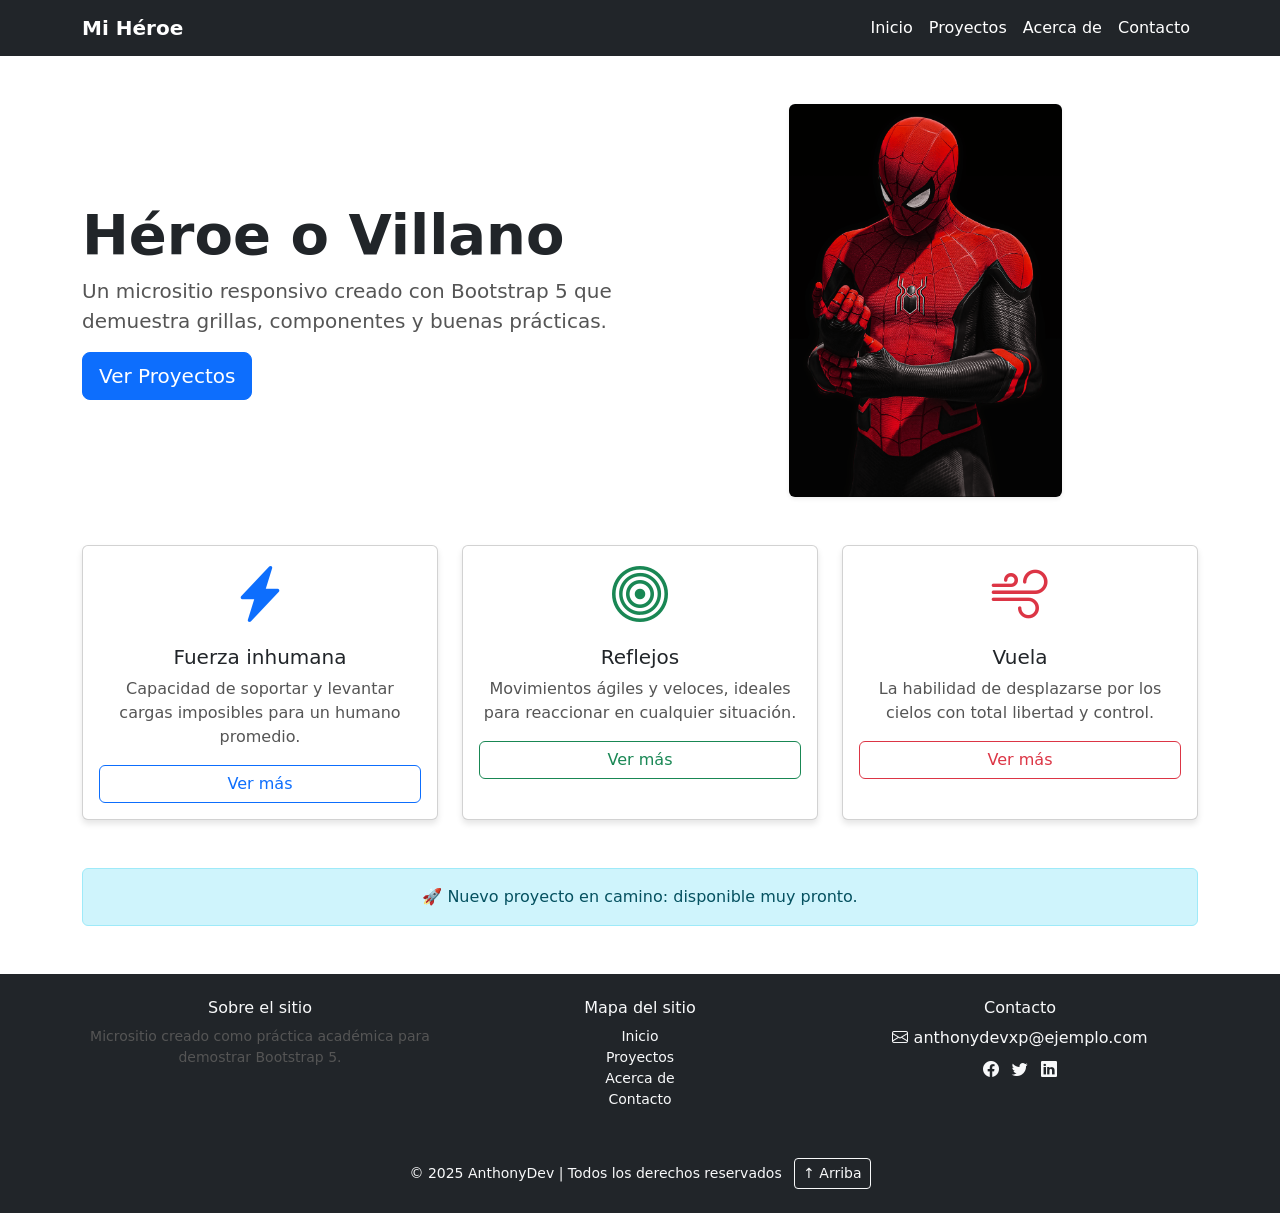
<file: practice_1/index.html>
<!DOCTYPE html>
<html lang="es">
<head>
  <meta charset="UTF-8">
  <meta name="viewport" content="width=device-width, initial-scale=1, shrink-to-fit=no">
  <title>Inicio | Micrositio Bootstrap 5</title>
  <link rel="stylesheet" href="./assets/css/styles.css">

  <!-- Bootstrap 5 CSS -->
  <link href="https://cdn.jsdelivr.net/npm/bootstrap@5.3.3/dist/css/bootstrap.min.css" rel="stylesheet">

  <!-- Bootstrap Icons (para íconos en cards/redes) -->
  <link href="https://cdn.jsdelivr.net/npm/bootstrap-icons@1.11.3/font/bootstrap-icons.css" rel="stylesheet">
</head>
<body id="top">
  <!-- ✅ Navbar -->
  <header>
    <nav class="navbar navbar-expand-lg navbar-dark bg-dark">   
      <div class="container">
        <a class="navbar-brand fw-bold" href="index.html">Mi Héroe</a>
        <button class="navbar-toggler" 
                type="button" 
                data-bs-toggle="collapse" 
                data-bs-target="#navbarNav" 
                aria-controls="navbarNav" 
                aria-expanded="false" 
                aria-label="Toggle navigation">
          <span class="navbar-toggler-icon"></span>
        </button>
        <div class="collapse navbar-collapse" id="navbarNav">
          <div class="navbar-nav ms-auto">
            <a class="nav-link active" aria-current="page" href="index.html">Inicio</a>
            <a class="nav-link" href="proyectos.html">Proyectos</a>
            <a class="nav-link" href="acerca.html">Acerca de</a>
            <a class="nav-link" href="contacto.html">Contacto</a>
          </div>
        </div>
      </div>
    </nav>
  </header>

  <!-- ✅ Hero -->
  <section class="container my-5">
    <div class="row align-items-center">
      <!-- Texto -->
      <div class="col-12 col-lg-6 mb-4 mb-lg-0">
        <h1 class="display-4 fw-bold">Héroe o Villano</h1>
        <p class="lead">Un micrositio responsivo creado con Bootstrap 5 que demuestra grillas, componentes y buenas prácticas.</p>
        <a href="proyectos.html" class="btn btn-primary btn-lg">Ver Proyectos</a>
      </div>
      <!-- Imagen -->
      <div class="col-12 col-lg-6 text-center">
        <img src="./assets/img/hero.png" 
             class="img-fluid rounded shadow-sm w-50" 
             alt="Imagen representativa del héroe" 
             loading="lazy">
      </div>
    </div>
  </section>

  <!-- ✅ Cards -->
  <section class="container my-5">
    <div class="row g-4">
      <!-- Card 1 -->
      <div class="col-12 col-md-6 col-lg-4">
        <div class="card h-100 text-center p-3">
          <div class="mb-3">
            <i class="bi bi-lightning-charge-fill display-4 text-primary"></i>
          </div>
          <h5 class="card-title">Fuerza inhumana</h5>
          <p class="card-text">Capacidad de soportar y levantar cargas imposibles para un humano promedio.</p>
          <a href="#" class="btn btn-outline-primary">Ver más</a>
        </div>
      </div>
      <!-- Card 2 -->
      <div class="col-12 col-md-6 col-lg-4">
        <div class="card h-100 text-center p-3">
          <div class="mb-3">
            <i class="bi bi-bullseye display-4 text-success"></i>
          </div>
          <h5 class="card-title">Reflejos</h5>
          <p class="card-text">Movimientos ágiles y veloces, ideales para reaccionar en cualquier situación.</p>
          <a href="#" class="btn btn-outline-success">Ver más</a>
        </div>
      </div>
      <!-- Card 3 -->
      <div class="col-12 col-md-6 col-lg-4">
        <div class="card h-100 text-center p-3">
          <div class="mb-3">
            <i class="bi bi-wind display-4 text-danger"></i>
          </div>
          <h5 class="card-title">Vuela</h5>
          <p class="card-text">La habilidad de desplazarse por los cielos con total libertad y control.</p>
          <a href="#" class="btn btn-outline-danger">Ver más</a>
        </div>
      </div>
    </div>
  </section>

  <!-- ✅ Alert -->
  <section class="container my-4">
    <div class="alert alert-info text-center" role="alert">
      🚀 Nuevo proyecto en camino: disponible muy pronto.
    </div>
  </section>

  <!-- Footer -->
  <footer class="bg-dark text-light pt-4 pb-4 mt-5">
    <div class="container">
      <div class="row">
        <!-- Columna 1 -->
        <div class="col-12 col-md-4 mb-3">
          <h6>Sobre el sitio</h6>
          <p class="small">Micrositio creado como práctica académica para demostrar Bootstrap 5.</p>
        </div>
        <!-- Columna 2 -->
        <div class="col-12 col-md-4 mb-3">
          <h6>Mapa del sitio</h6>
          <ul class="list-unstyled small">
            <li><a href="index.html" class="text-light text-decoration-none">Inicio</a></li>
            <li><a href="proyectos.html" class="text-light text-decoration-none">Proyectos</a></li>
            <li><a href="acerca.html" class="text-light text-decoration-none">Acerca de</a></li>
            <li><a href="contacto.html" class="text-light text-decoration-none">Contacto</a></li>
          </ul>
        </div>
        <!-- Columna 3 -->
        <div class="col-12 col-md-4 mb-3">
          <h6>Contacto</h6>
          <a href="mailto:anthonydevxp@gmail.com" class="text-light d-block mb-2">
            <i class="bi bi-envelope"></i> anthonydevxp@ejemplo.com
          </a>
          <a href="#" class="text-light me-2"><i class="bi bi-facebook"></i></a>
          <a href="#" class="text-light me-2"><i class="bi bi-twitter"></i></a>
          <a href="#" class="text-light"><i class="bi bi-linkedin"></i></a>
        </div>
      </div>
      <div class="text-center small mt-3">
        © 2025 AnthonyDev | Todos los derechos reservados  
        <a href="#top" class="btn btn-sm btn-outline-light ms-2">↑ Arriba</a>
      </div>
    </div>
  </footer>

  <!-- Bootstrap 5 JS (bundle incluye Popper) -->
  <script src="https://cdn.jsdelivr.net/npm/bootstrap@5.3.3/dist/js/bootstrap.bundle.min.js"></script>
</body>
</html>
</file>
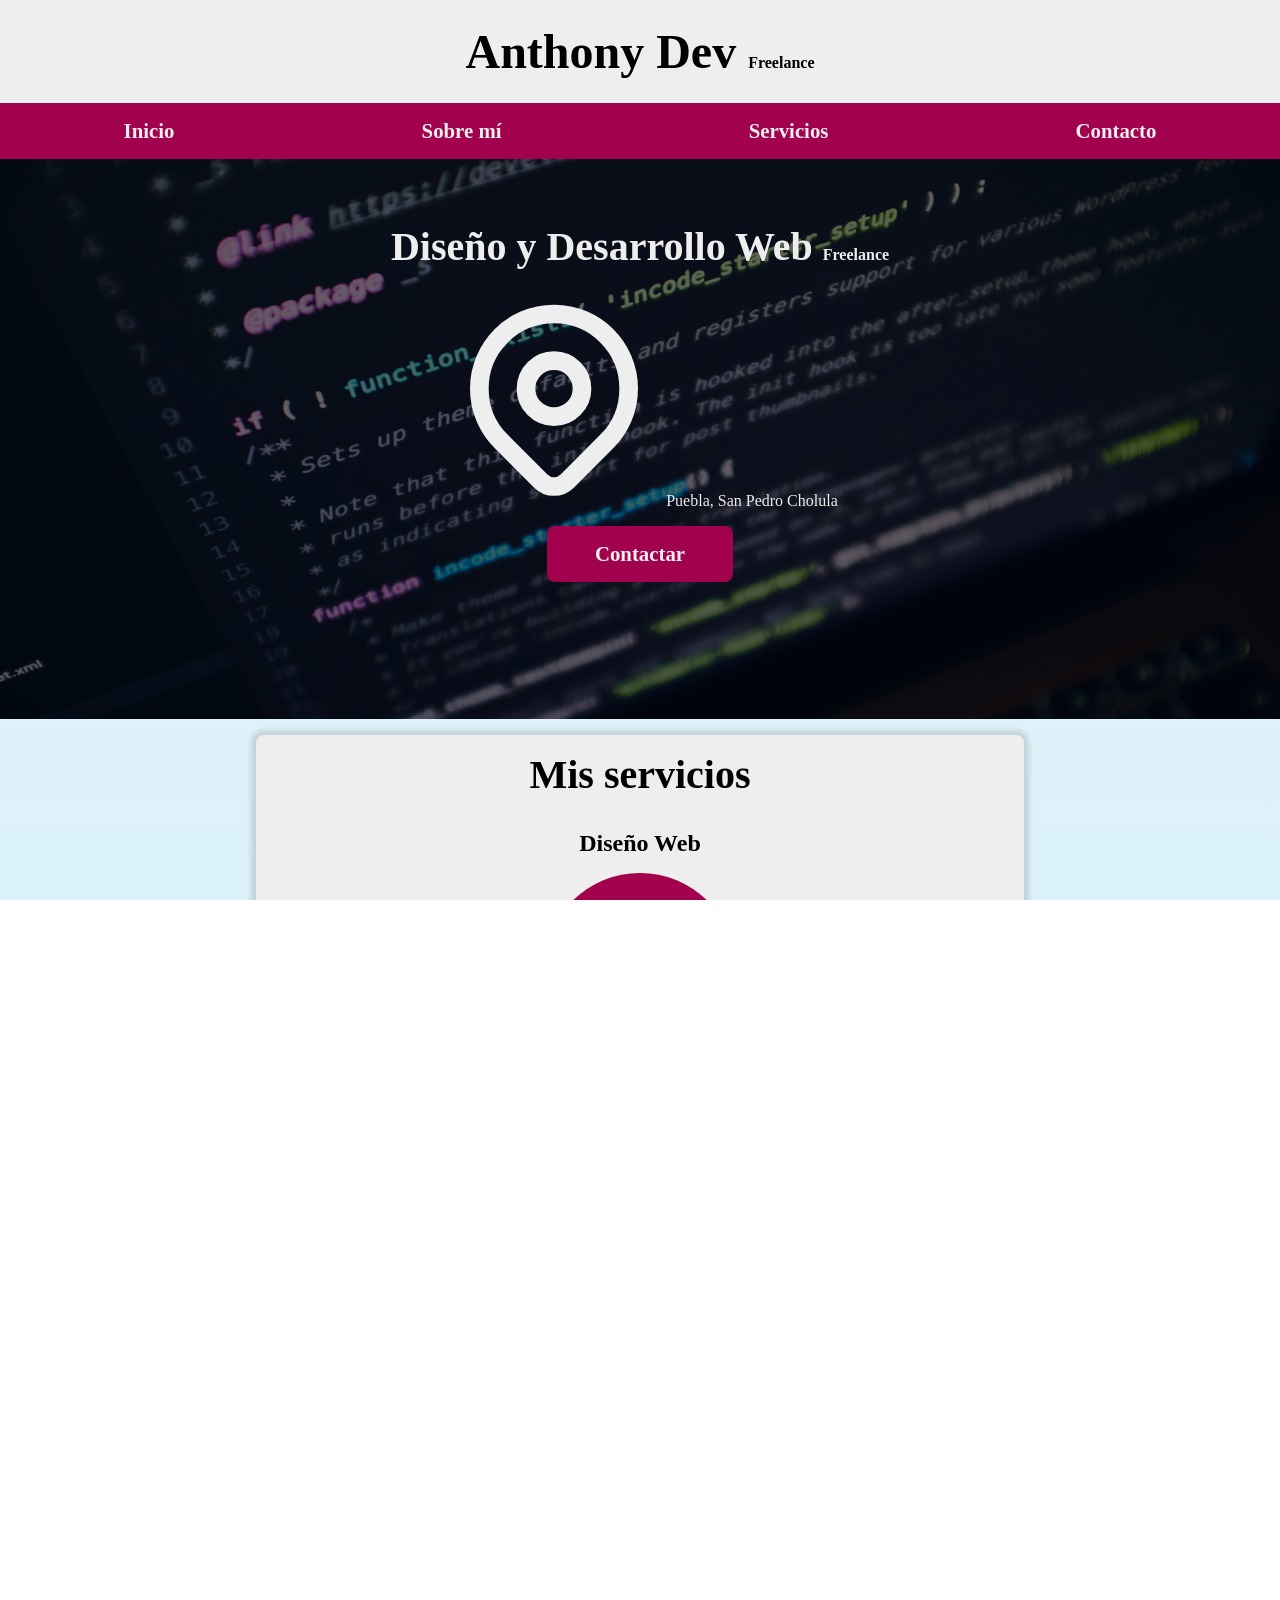
<file: practice_2/index.html>
<!DOCTYPE html>
<html lang="en">
<head>
    <meta charset="UTF-8">
    <meta name="viewport" content="width=device-width, initial-scale=1.0">
    <title>Diseñador freelance</title>
    <link rel="stylesheet" href="./assets/css/styles.css">
</head>
<body>
    <header id="inicio">
        <h1>Anthony Dev <span>Freelance</span> </h1>
        
    </header>
    <!-- Barra de navegacion -->
    <nav>
        <a href="#inicio"><p>Inicio</p></a>
        <a href="#sobremi"><p>Sobre mí</p></a>
        <a href="#servicios"><p>Servicios</p></a>
        <a href="#contacto"><p>Contacto</p></a>
    </nav>
    
    <section id="sobremi" class="hero">
        <div class="contenido-hero">
            <h2 class="titulo">Diseño y Desarrollo Web <span>Freelance</span></h2>
            <div class="ubicacion">
                <svg  xmlns="http://www.w3.org/2000/svg"  width="24"  height="24"  viewBox="0 0 24 24"  fill="none"  stroke="currentColor"  stroke-width="2"  stroke-linecap="round"  stroke-linejoin="round"  class="icon icon-tabler icons-tabler-outline icon-tabler-map-pin"><path stroke="none" d="M0 0h24v24H0z" fill="none"/><path d="M9 11a3 3 0 1 0 6 0a3 3 0 0 0 -6 0" /><path d="M17.657 16.657l-4.243 4.243a2 2 0 0 1 -2.827 0l-4.244 -4.243a8 8 0 1 1 11.314 0z" /></svg>
                <p>Puebla, San Pedro Cholula</p>
            </div>
            <a class="boton" href="#"><p>Contactar</p></a>
        </div>
        
    </section>

    <!-- Servicios -->
    <div class="main-container">
        <h2 class="titulo">Mis servicios</h2>
        <main id="servicios" >
            
            <section>
                <h3>Diseño Web</h3>
                <div class="logo-container">
                    <svg  xmlns="http://www.w3.org/2000/svg"  width="24"  height="24"  viewBox="0 0 24 24"  fill="none"  stroke="currentColor"  stroke-width="2"  stroke-linecap="round"  stroke-linejoin="round"  class="icon icon-tabler icons-tabler-outline icon-tabler-palette"><path stroke="none" d="M0 0h24v24H0z" fill="none"/><path d="M12 21a9 9 0 0 1 0 -18c4.97 0 9 3.582 9 8c0 1.06 -.474 2.078 -1.318 2.828c-.844 .75 -1.989 1.172 -3.182 1.172h-2.5a2 2 0 0 0 -1 3.75a1.3 1.3 0 0 1 -1 2.25" /><path d="M8.5 10.5m-1 0a1 1 0 1 0 2 0a1 1 0 1 0 -2 0" /><path d="M12.5 7.5m-1 0a1 1 0 1 0 2 0a1 1 0 1 0 -2 0" /><path d="M16.5 10.5m-1 0a1 1 0 1 0 2 0a1 1 0 1 0 -2 0" /></svg>
                </div>
                <p>Labore, officia voluptate excepturi repellat nihil magni sunt quod minima fugit commodi.</p>
            </section>
            <section>
                <h3>Aplicaciones Movilies</h3>
                <div class="logo-container">
                    <svg  xmlns="http://www.w3.org/2000/svg"  width="24"  height="24"  viewBox="0 0 24 24"  fill="none"  stroke="currentColor"  stroke-width="2"  stroke-linecap="round"  stroke-linejoin="round"  class="icon icon-tabler icons-tabler-outline icon-tabler-brand-android"><path stroke="none" d="M0 0h24v24H0z" fill="none"/><path d="M4 10l0 6" /><path d="M20 10l0 6" /><path d="M7 9h10v8a1 1 0 0 1 -1 1h-8a1 1 0 0 1 -1 -1v-8a5 5 0 0 1 10 0" /><path d="M8 3l1 2" /><path d="M16 3l-1 2" /><path d="M9 18l0 3" /><path d="M15 18l0 3" /></svg>
                    <svg  xmlns="http://www.w3.org/2000/svg"  width="24"  height="24"  viewBox="0 0 24 24"  fill="none"  stroke="currentColor"  stroke-width="2"  stroke-linecap="round"  stroke-linejoin="round"  class="icon icon-tabler icons-tabler-outline icon-tabler-brand-apple"><path stroke="none" d="M0 0h24v24H0z" fill="none"/><path d="M8.286 7.008c-3.216 0 -4.286 3.23 -4.286 5.92c0 3.229 2.143 8.072 4.286 8.072c1.165 -.05 1.799 -.538 3.214 -.538c1.406 0 1.607 .538 3.214 .538s4.286 -3.229 4.286 -5.381c-.03 -.011 -2.649 -.434 -2.679 -3.23c-.02 -2.335 2.589 -3.179 2.679 -3.228c-1.096 -1.606 -3.162 -2.113 -3.75 -2.153c-1.535 -.12 -3.032 1.077 -3.75 1.077c-.729 0 -2.036 -1.077 -3.214 -1.077z" /><path d="M12 4a2 2 0 0 0 2 -2a2 2 0 0 0 -2 2" /></svg>
                </div>
                <p>Labore, officia voluptate excepturi repellat nihil magni sunt quod minima fugit commodi.</p>
            </section>
            <section>
                <h3>E-Commerce</h3>
                <div class="logo-container">
                    <svg xmlns="http://www.w3.org/2000/svg"  width="24"  height="24"  viewBox="0 0 24 24"  fill="none"  stroke="currentColor"  stroke-width="2"  stroke-linecap="round"  stroke-linejoin="round"  class="icon icon-tabler icons-tabler-outline icon-tabler-credit-card"><path stroke="none" d="M0 0h24v24H0z" fill="none"/><path d="M3 5m0 3a3 3 0 0 1 3 -3h12a3 3 0 0 1 3 3v8a3 3 0 0 1 -3 3h-12a3 3 0 0 1 -3 -3z" /><path d="M3 10l18 0" /><path d="M7 15l.01 0" /><path d="M11 15l2 0" /></svg>
                </div>
                <p>Labore, officia voluptate excepturi repellat nihil magni sunt quod minima fugit commodi.</p>
            </section>
            
        </main>
    
        <!-- Contacto -->
        <section id="contacto">
            <h2 class="titulo">Contacto</h2>
            <form class="formulario-contacto" method="post">
                <fieldset>
                    <legend>Contáctanos llenando el siguiente formulario</legend>
                    
                    <div class="field">
                        <label for="name">Nombre</label>
                        <input id="name" class="input-text" type="text" placeholder="Nombre">
                    </div>

                    <div class="field">
                        <label for="phone">Teléfono</label>
                        <input id="phone" class="input-text" type="text" placeholder="Teléfono">
                    </div>

                    <div class="field">
                        <label for="email">Correo</label>
                        <input id="email" class="input-text" type="email" placeholder="Email">
                    </div>

                    <div class="field">
                        <label for="mensaje">Mensaje</label>
                        <textarea id="mensaje" class="input-text" placeholder="Escriba su mensaje."></textarea>
                    </div>

                    <input class="boton" type="submit" value="Enviar">
                </fieldset>
            </form>
        </section>
    </div>
   
   
    <footer>
        <p>Todos los derechos reservados. AnthonyDev Freelance</p>

    </footer>

</body>
</html>
</file>
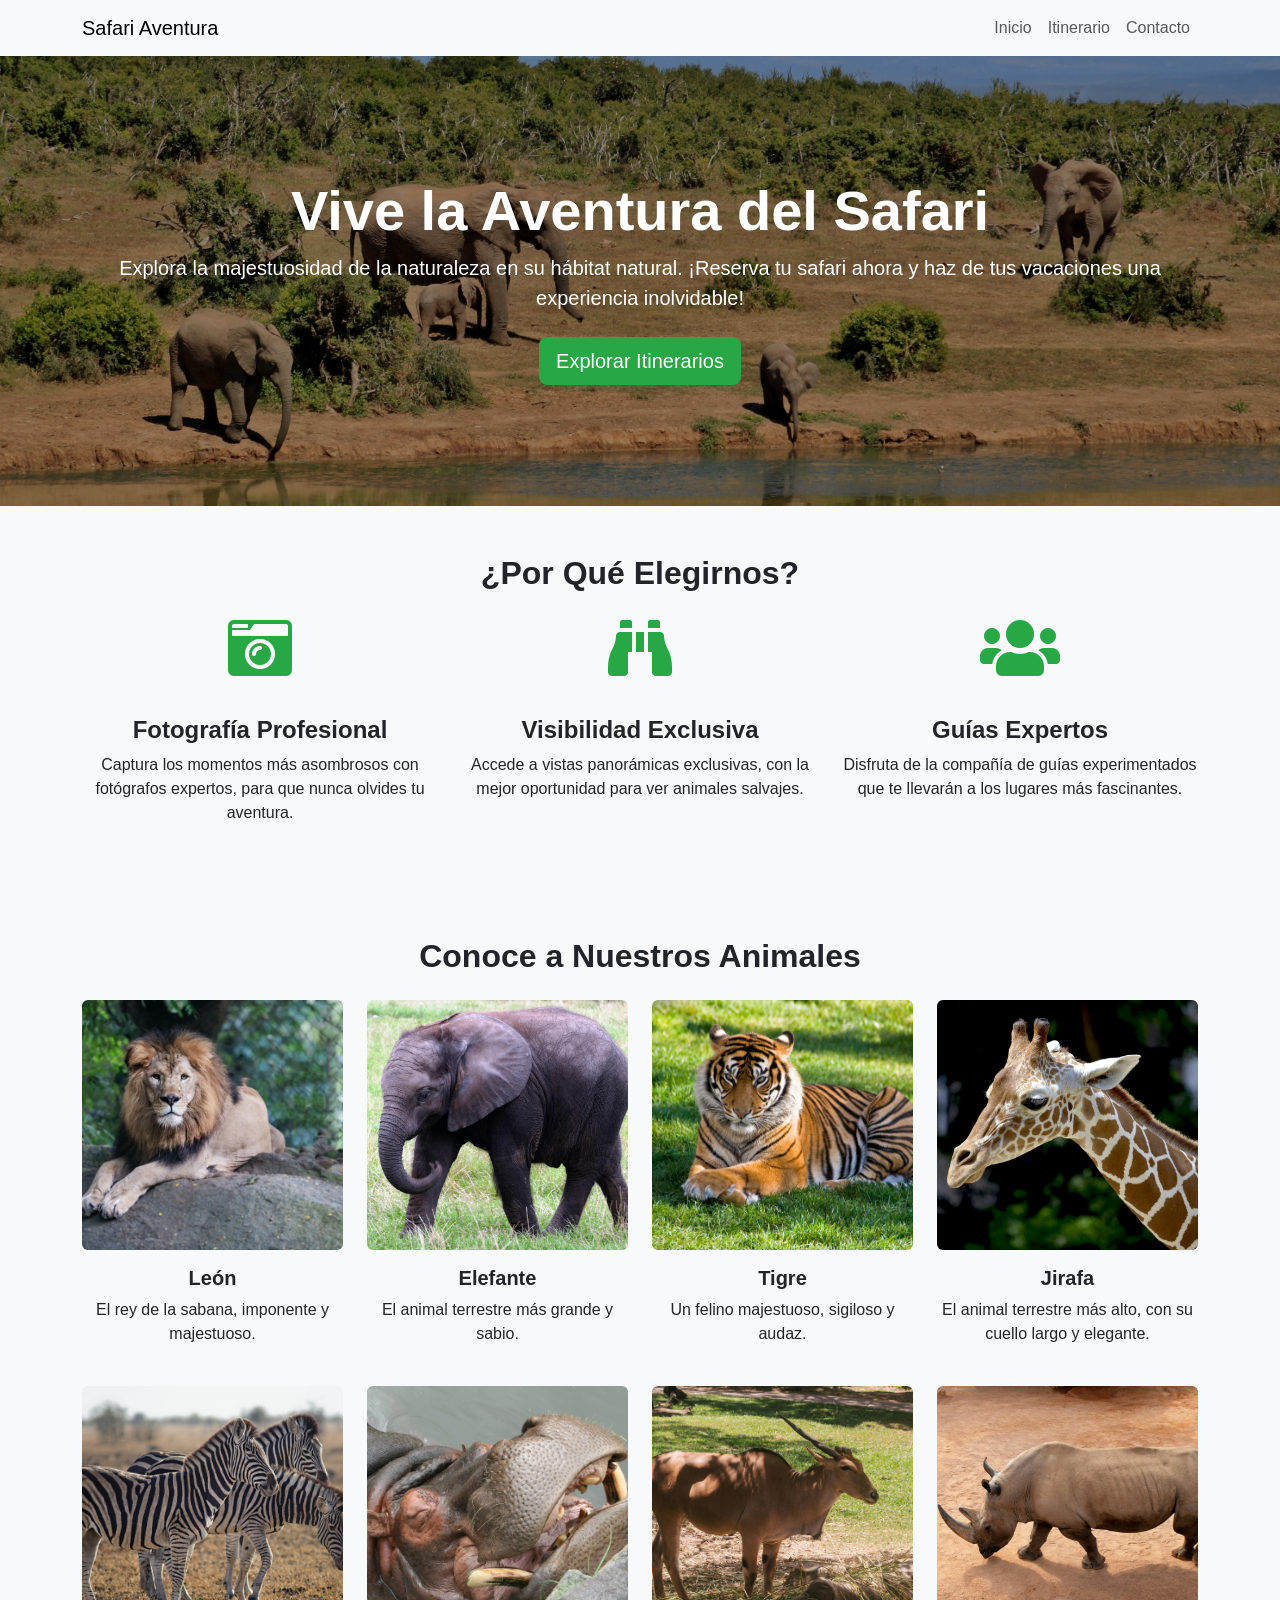
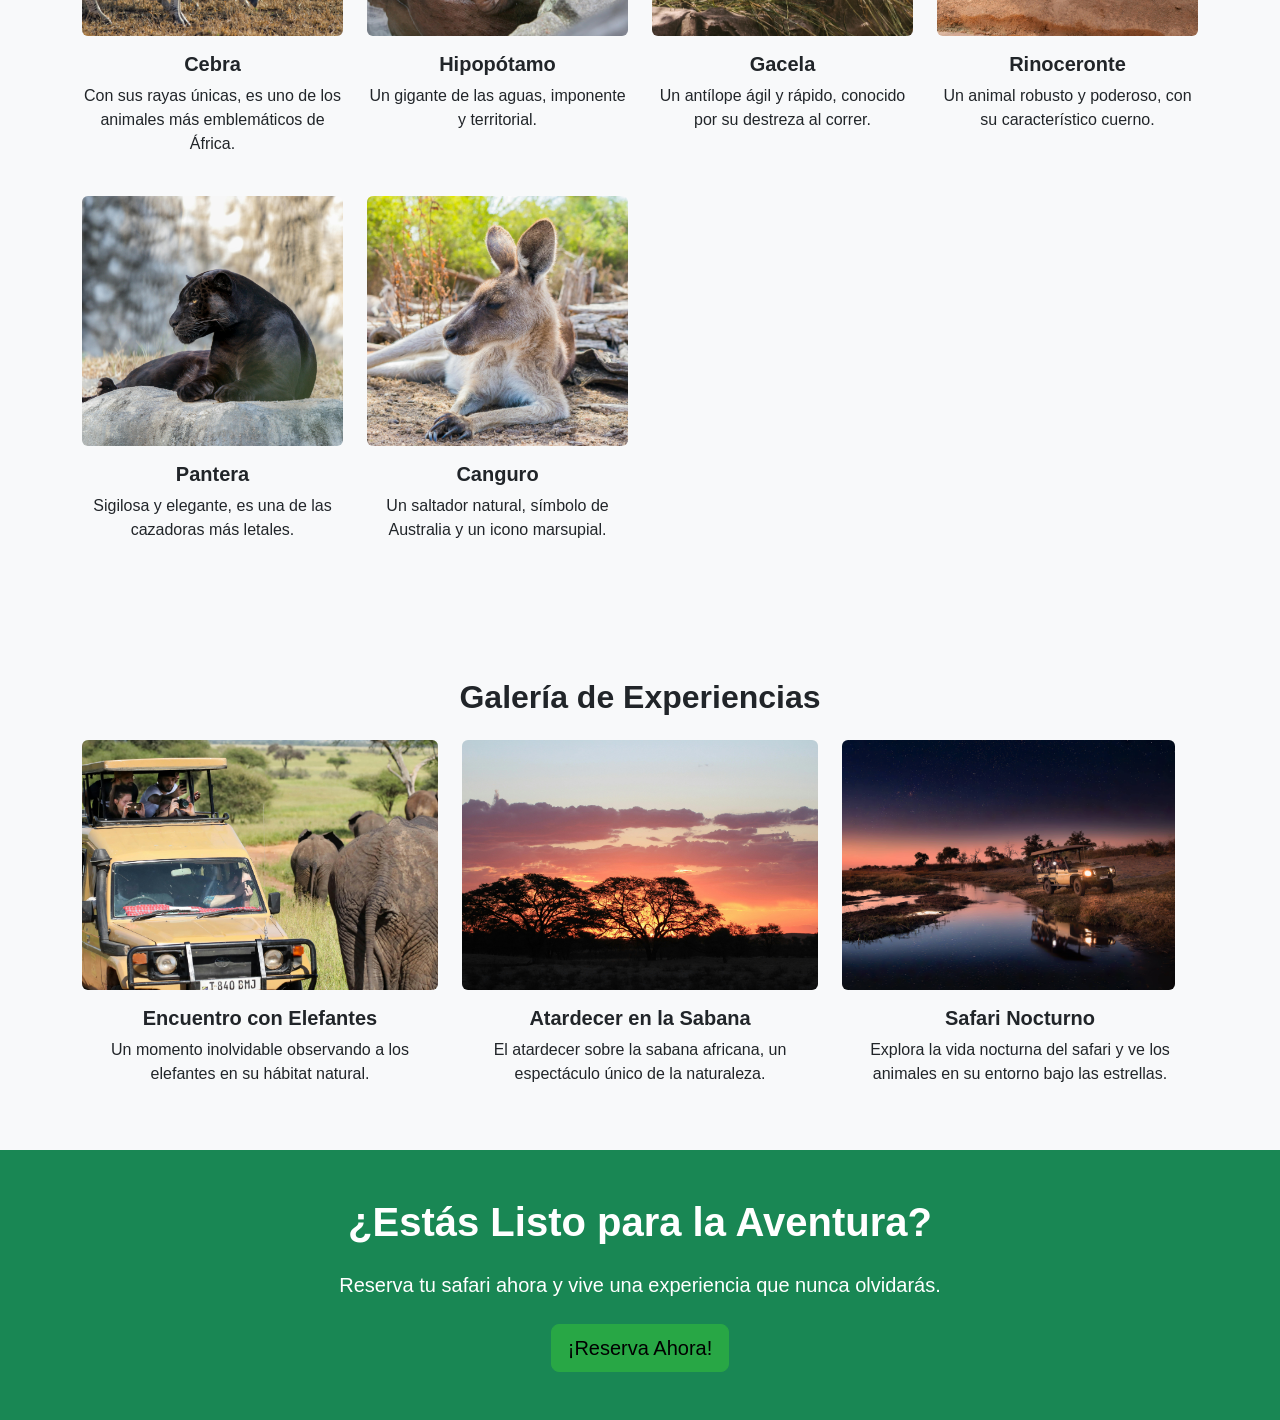
<file: practice_5/index.html>
<!DOCTYPE html>
<html lang="es">
<head>
  <meta charset="UTF-8">
  <meta name="viewport" content="width=device-width, initial-scale=1.0">
  <title>Safari Aventura – Vive la Experiencia Única</title>
  <link href="https://cdn.jsdelivr.net/npm/bootstrap@5.0.0-beta2/dist/css/bootstrap.min.css" rel="stylesheet">
  <link rel="stylesheet" href="css/style.css">
  <link href="https://cdnjs.cloudflare.com/ajax/libs/font-awesome/5.15.1/css/all.min.css" rel="stylesheet"> <!-- Font Awesome para iconos -->
</head>
<body>

  <!-- Menú de Navegación Fijo -->
  <nav class="navbar navbar-expand-lg navbar-light fixed-top bg-light">
    <div class="container">
      <a class="navbar-brand" href="#">Safari Aventura</a>
      <button class="navbar-toggler" type="button" data-bs-toggle="collapse" data-bs-target="#navbarNav" 
              aria-controls="navbarNav" aria-expanded="false" aria-label="Toggle navigation">
        <span class="navbar-toggler-icon"></span>
      </button>
      <div class="collapse navbar-collapse" id="navbarNav">
        <ul class="navbar-nav ms-auto">
          <li class="nav-item"><a class="nav-link" href="index.html">Inicio</a></li>
          <li class="nav-item"><a class="nav-link" href="itinerario.html">Itinerario</a></li>
          <li class="nav-item"><a class="nav-link" href="contacto.html">Contacto</a></li>
        </ul>
      </div>
    </div>
  </nav>
  <!-- Encabezado Principal -->
  <header class="hero bg-dark text-white py-5" style="background-image: url('img/safari-hero.jpg'); background-size: cover; background-position: center;">
    <div class="container text-center">
      <h1 class="display-4 fw-bold">Vive la Aventura del Safari</h1>
      <p class="lead mb-4">Explora la majestuosidad de la naturaleza en su hábitat natural. ¡Reserva tu safari ahora y haz de tus vacaciones una experiencia inolvidable!</p>
      <a href="itinerario.html" class="btn btn-success btn-lg">Explorar Itinerarios</a>
    </div>
  </header>

  

  <!-- Sección ¿Por Qué Elegirnos? -->
<section id="por-que-elegirnos" class="container py-5">
  <h2 class="text-center mb-4">¿Por Qué Elegirnos?</h2>
  <div class="row text-center">

    <div class="col-md-4">
      <i class="fas fa-camera-retro fa-4x mb-3"></i>
      <h4>Fotografía Profesional</h4>
      <p>Captura los momentos más asombrosos con fotógrafos expertos, para que nunca olvides tu aventura.</p>
    </div>

    <div class="col-md-4">
      <i class="fas fa-binoculars fa-4x mb-3"></i>
      <h4>Visibilidad Exclusiva</h4>
      <p>Accede a vistas panorámicas exclusivas, con la mejor oportunidad para ver animales salvajes.</p>
    </div>

    <div class="col-md-4">
      <i class="fas fa-users fa-4x mb-3"></i>
      <h4>Guías Expertos</h4>
      <p>Disfruta de la compañía de guías experimentados que te llevarán a los lugares más fascinantes.</p>
    </div>

  </div>
</section>

<!-- Sección Galería de Animales -->
<section id="galeria-animales" class="container py-5">
  <h2 class="text-center mb-4">Conoce a Nuestros Animales</h2>
  <div class="row">

    <div class="col-md-3 mb-4">
      <img src="img/leon.jpg" class="img-fluid rounded" alt="León">
      <h5 class="text-center mt-3">León</h5>
      <p class="text-center">El rey de la sabana, imponente y majestuoso.</p>
    </div>

    <div class="col-md-3 mb-4">
      <img src="img/elefante.jpg" class="img-fluid rounded" alt="Elefante">
      <h5 class="text-center mt-3">Elefante</h5>
      <p class="text-center">El animal terrestre más grande y sabio.</p>
    </div>

    <div class="col-md-3 mb-4">
      <img src="img/tigre.jpg" class="img-fluid rounded" alt="Tigre">
      <h5 class="text-center mt-3">Tigre</h5>
      <p class="text-center">Un felino majestuoso, sigiloso y audaz.</p>
    </div>

    <div class="col-md-3 mb-4">
      <img src="img/jirafa.jpg" class="img-fluid rounded" alt="Jirafa">
      <h5 class="text-center mt-3">Jirafa</h5>
      <p class="text-center">El animal terrestre más alto, con su cuello largo y elegante.</p>
    </div>

    <div class="col-md-3 mb-4">
      <img src="img/cebra.jpg" class="img-fluid rounded" alt="Cebra">
      <h5 class="text-center mt-3">Cebra</h5>
      <p class="text-center">Con sus rayas únicas, es uno de los animales más emblemáticos de África.</p>
    </div>

    <div class="col-md-3 mb-4">
      <img src="img/hipopotamo.jpg" class="img-fluid rounded" alt="Hipopótamo">
      <h5 class="text-center mt-3">Hipopótamo</h5>
      <p class="text-center">Un gigante de las aguas, imponente y territorial.</p>
    </div>

    <div class="col-md-3 mb-4">
      <img src="img/gacela.jpg" class="img-fluid rounded" alt="Gacela">
      <h5 class="text-center mt-3">Gacela</h5>
      <p class="text-center">Un antílope ágil y rápido, conocido por su destreza al correr.</p>
    </div>

    <div class="col-md-3 mb-4">
      <img src="img/rinoceronte.jpg" class="img-fluid rounded" alt="Rinoceronte">
      <h5 class="text-center mt-3">Rinoceronte</h5>
      <p class="text-center">Un animal robusto y poderoso, con su característico cuerno.</p>
    </div>

    <div class="col-md-3 mb-4">
      <img src="img/pantera.jpg" class="img-fluid rounded" alt="Pantera">
      <h5 class="text-center mt-3">Pantera</h5>
      <p class="text-center">Sigilosa y elegante, es una de las cazadoras más letales.</p>
    </div>

    <div class="col-md-3 mb-4">
      <img src="img/canguro.jpg" class="img-fluid rounded" alt="Canguro">
      <h5 class="text-center mt-3">Canguro</h5>
      <p class="text-center">Un saltador natural, símbolo de Australia y un icono marsupial.</p>
    </div>

  </div>
</section>

<!-- Sección Galería de Experiencias -->
<section id="galeria-experiencias" class="container py-5">
  <h2 class="text-center mb-4">Galería de Experiencias</h2>
  <div class="row">

    <div class="col-md-4">
      <img src="img/experiencia1.jpg" class="img-fluid rounded mb-3" alt="Momento Especial 1">
      <h5 class="text-center">Encuentro con Elefantes</h5>
      <p class="text-center">Un momento inolvidable observando a los elefantes en su hábitat natural.</p>
    </div>

    <div class="col-md-4">
      <img src="img/experiencia2.jpg" class="img-fluid rounded mb-3" alt="Momento Especial 2">
      <h5 class="text-center">Atardecer en la Sabana</h5>
      <p class="text-center">El atardecer sobre la sabana africana, un espectáculo único de la naturaleza.</p>
    </div>

    <div class="col-md-4">
      <img src="img/experiencia3.jpg" class="img-fluid rounded mb-3" alt="Momento Especial 3">
      <h5 class="text-center">Safari Nocturno</h5>
      <p class="text-center">Explora la vida nocturna del safari y ve los animales en su entorno bajo las estrellas.</p>
    </div>

  </div>
</section>

<!-- Sección de Llamada a la Acción para Reservar -->
<section id="cta" class="bg-success text-white text-center py-5">
  <h2 class="mb-4">¿Estás Listo para la Aventura?</h2>
  <p class="mb-4">Reserva tu safari ahora y vive una experiencia que nunca olvidarás.</p>
  <a href="itinerario.html" class="btn btn-light btn-lg">¡Reserva Ahora!</a>
</section>

<script src="js/script.js"></script>
<script src="https://cdn.jsdelivr.net/npm/bootstrap@5.0.0-beta2/dist/js/bootstrap.bundle.min.js"></script>
</body>
</html>
</file>
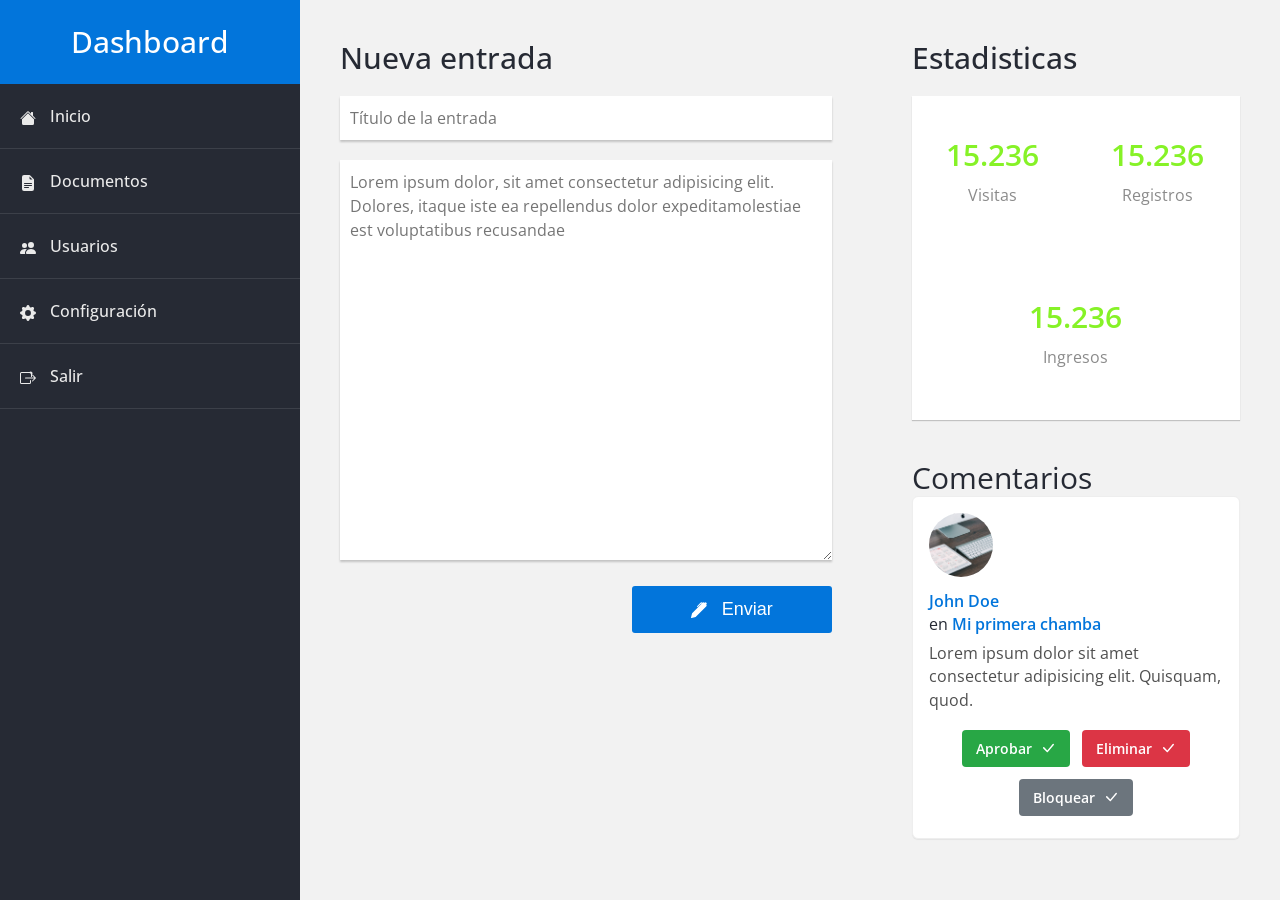
<file: practice_3/Dashboard/index.html>
<!DOCTYPE html>
<html lang="es">
<head>
  <meta charset="UTF-8" />
  <meta name="viewport" content="width=device-width, initial-scale=1.0" />
  
  <link rel="stylesheet" href="css/bootstrap.min.css" />
  
  <link rel="preconnect" href="https://fonts.googleapis.com">
  <link rel="preconnect" href="https://fonts.gstatic.com" crossorigin>
  <link href="https://fonts.googleapis.com/css2?family=Open+Sans:wght@300;400;600;700&display=swap" rel="stylesheet">
  
  <link rel="stylesheet" href="css/styles.css" />
  <title>Dashboard</title>
</head>
<body>
  <div class="container-fluid">
    <div class="row">
      
      <aside class="barra-lateral col-12 col-sm-auto p-0">
        <div class="logo">
          <h2 class="py-4 m-0">Dashboard</h2>
        </div>

        <nav class="menu d-flex d-sm-block justify-content-center flex-wrap">
          <a href="#">
            <svg xmlns="http://www.w3.org/2000/svg" width="16" height="16" fill="currentColor" class="bi bi-house-fill" viewBox="0 0 16 16">
              <path d="M8.707 1.5a1 1 0 0 0-1.414 0L.646 8.146a.5.5 0 0 0 .708.708L8 2.207l6.646 6.647a.5.5 0 0 0 .708-.708L13 5.793V2.5a.5.5 0 0 0-.5-.5h-1a.5.5 0 0 0-.5.5v1.293z"/>
              <path d="m8 3.293 6 6V13.5a1.5 1.5 0 0 1-1.5 1.5h-9A1.5 1.5 0 0 1 2 13.5V9.293z"/>
            </svg>
            Inicio
          </a>

          <a href="#">
            <svg xmlns="http://www.w3.org/2000/svg" width="16" height="16" fill="currentColor" class="bi bi-file-earmark-text-fill" viewBox="0 0 16 16">
              <path d="M9.293 0H4a2 2 0 0 0-2 2v12a2 2 0 0 0 2 2h8a2 2 0 0 0 2-2V4.707A1 1 0 0 0 13.707 4L10 .293A1 1 0 0 0 9.293 0M9.5 3.5v-2l3 3h-2a1 1 0 0 1-1-1M4.5 9a.5.5 0 0 1 0-1h7a.5.5 0 0 1 0 1zM4 10.5a.5.5 0 0 1 .5-.5h7a.5.5 0 0 1 0 1h-7a.5.5 0 0 1-.5-.5m.5 2.5a.5.5 0 0 1 0-1h4a.5.5 0 0 1 0 1z"/>
            </svg>
            Documentos
          </a>

          <a href="#">
            <svg xmlns="http://www.w3.org/2000/svg" width="16" height="16" fill="currentColor" class="bi bi-people-fill" viewBox="0 0 16 16">
              <path d="M7 14s-1 0-1-1 1-4 5-4 5 3 5 4-1 1-1 1zm4-6a3 3 0 1 0 0-6 3 3 0 0 0 0 6m-5.784 6A2.24 2.24 0 0 1 5 13c0-1.355.68-2.75 1.936-3.72A6.3 6.3 0 0 0 5 9c-4 0-5 3-5 4s1 1 1 1zM4.5 8a2.5 2.5 0 1 0 0-5 2.5 2.5 0 0 0 0 5"/>
            </svg>
            Usuarios
          </a>

          <a href="#">
            <svg xmlns="http://www.w3.org/2000/svg" width="16" height="16" fill="currentColor" class="bi bi-gear-fill" viewBox="0 0 16 16">
              <path d="M9.405 1.05c-.413-1.4-2.397-1.4-2.81 0l-.1.34a1.464 1.464 0 0 1-2.105.872l-.31-.17c-1.283-.698-2.686.705-1.987 1.987l.169.311c.446.82.023 1.841-.872 2.105l-.34.1c-1.4.413-1.4 2.397 0 2.81l.34.1a1.464 1.464 0 0 1 .872 2.105l-.17.31c-.698 1.283.705 2.686 1.987 1.987l.311-.169a1.464 1.464 0 0 1 2.105.872l.1.34c.413 1.4 2.397 1.4 2.81 0l.1-.34a1.464 1.464 0 0 1 2.105-.872l.31.17c1.283.698 2.686-.705 1.987-1.987l-.169-.311a1.464 1.464 0 0 1 .872-2.105l.34-.1c1.4-.413 1.4-2.397 0-2.81l-.34-.1a1.464 1.464 0 0 1-.872-2.105l.17-.31c.698-1.283-.705-2.686-1.987-1.987l-.311.169a1.464 1.464 0 0 1-2.105-.872zM8 10.93a2.929 2.929 0 1 1 0-5.86 2.929 2.929 0 0 1 0 5.858z"/>
            </svg>
            Configuración
          </a>

          <a href="#">
            <svg xmlns="http://www.w3.org/2000/svg" width="16" height="16" fill="currentColor" class="bi bi-box-arrow-right" viewBox="0 0 16 16">
              <path fill-rule="evenodd" d="M10 12.5a.5.5 0 0 1-.5.5h-8a.5.5 0 0 1-.5-.5v-9a.5.5 0 0 1 .5-.5h8a1.5 1.5 0 0 1 1.5 1.5v2a.5.5 0 0 0 1 0v-2A1.5 1.5 0 0 0 9.5 2h-8A1.5 1.5 0 0 0 0 3.5v9A1.5 1.5 0 0 0 1.5 14h8a1.5 1.5 0 0 0 1.5-1.5v-2a.5.5 0 0 0-1 0z"/>
              <path fill-rule="evenodd" d="M15.854 8.354a.5.5 0 0 0 0-.708l-3-3a.5.5 0 0 0-.708.708L14.293 7.5H5.5a.5.5 0 0 0 0 1h8.793l-2.147 2.146a.5.5 0 0 0 .708.708z"/>
            </svg>
            Salir
          </a>
        </nav>
      </aside>


      <main class="main col">
        <div class="row">
            <div class="columna col-12 col-lg-7">
                <div class="widget nueva_entrada">
                    <h3 class="titulo">Nueva entrada</h3>
                    <form action="">
                        <input type="text" class="text" placeholder="Título de la entrada">
                        <textarea placeholder="Lorem ipsum dolor, sit amet consectetur adipisicing elit. Dolores, itaque iste ea repellendus dolor expeditamolestiae est voluptatibus recusandae"></textarea>
                        <div class="d-flex justify-content-end">
                                <button>
                                    <svg xmlns="http://www.w3.org/2000/svg" width="16" height="16" fill="currentColor" class="bi bi-pen-fill" viewBox="0 0 16 16">
                                        <path d="m13.498.795.149-.149a1.207 1.207 0 1 1 1.707 1.708l-.149.148a1.5 1.5 0 0 1-.059 2.059L4.854 14.854a.5.5 0 0 1-.233.131l-4 1a.5.5 0 0 1-.606-.606l1-4a.5.5 0 0 1 .131-.232l9.642-9.642a.5.5 0 0 0-.642.056L6.854 4.854a.5.5 0 1 1-.708-.708L9.44.854A1.5 1.5 0 0 1 11.5.796a1.5 1.5 0 0 1 1.998-.001"/>
                                    </svg>
                                    Enviar
                                </button>
                        </div>
                    </form>
                </div>
                
            </div>
            <div class="columna col-12 col-lg-5">
                <div class = "widget estadisticas">
                    <h3 class="titulo">Estadisticas</h3>
                    <div class="contenedor d-flex flex-wrap">
                        <div class="caja">
                            <h3>15.236</h3>
                            <p>Visitas</p>
                        </div>
                        <div class="caja">
                            <h3>15.236</h3>
                            <p>Registros</p>
                        </div>
                        <div class="caja">
                            <h3>15.236</h3>
                            <p>Ingresos</p> 
                        </div>
                    </div>
                </div>
                <div class="widget comentarios">
  <h3 class="titulo">Comentarios</h3>

  <!-- Contenedor de la lista (se mantiene la clase "titulo" como pediste) -->
  <div class="titulo">
    <div class="comentario d-flex flex-wrap">
      <div class="foto">
        <a href="#">
          <img src="img/bg.jpg" alt="Avatar de John Doe" width="100">
        </a>
      </div>

      <div class="texto">
        <a href="#">John Doe</a>
        <p>en <a href="#">Mi primera chamba</a></p>
        <p class="texto-comentario">
          Lorem ipsum dolor sit amet consectetur adipisicing elit. Quisquam, quod.
        </p>
      </div>

      <div class="botones d-flex justify-content-center flex-wrap w-100">
        <button type="button" class="aprobar">
          Aprobar
          <svg xmlns="http://www.w3.org/2000/svg" width="16" height="16" fill="currentColor"
               class="bi bi-check-lg" viewBox="0 0 16 16">
            <path d="M12.736 3.97a.733.733 0 0 1 1.047 0c.286.289.29.756.01 1.05L7.88 12.01a.733.733 0 0 1-1.065.02L3.217 8.384a.757.757 0 0 1 0-1.06.733.733 0 0 1 1.047 0l3.052 3.093 5.4-6.425z"/>
          </svg>
        </button>

        <button type="button" class="eliminar">
          Eliminar
          <svg xmlns="http://www.w3.org/2000/svg" width="16" height="16" fill="currentColor"
               class="bi bi-check-lg" viewBox="0 0 16 16">
            <path d="M12.736 3.97a.733.733 0 0 1 1.047 0c.286.289.29.756.01 1.05L7.88 12.01a.733.733 0 0 1-1.065.02L3.217 8.384a.757.757 0 0 1 0-1.06.733.733 0 0 1 1.047 0l3.052 3.093 5.4-6.425z"/>
          </svg>
        </button>

        <button type="button" class="bloquear">
          Bloquear
          <svg xmlns="http://www.w3.org/2000/svg" width="16" height="16" fill="currentColor"
               class="bi bi-check-lg" viewBox="0 0 16 16">
            <path d="M12.736 3.97a.733.733 0 0 1 1.047 0c.286.289.29.756.01 1.05L7.88 12.01a.733.733 0 0 1-1.065.02L3.217 8.384a.757.757 0 0 1 0-1.06.733.733 0 0 1 1.047 0l3.052 3.093 5.4-6.425z"/>
          </svg>
        </button>
      </div>
    </div>
  </div>
</div>

            </div>
        </div>
      </main>
    </div>
  </div>

</body>
</html>
</file>
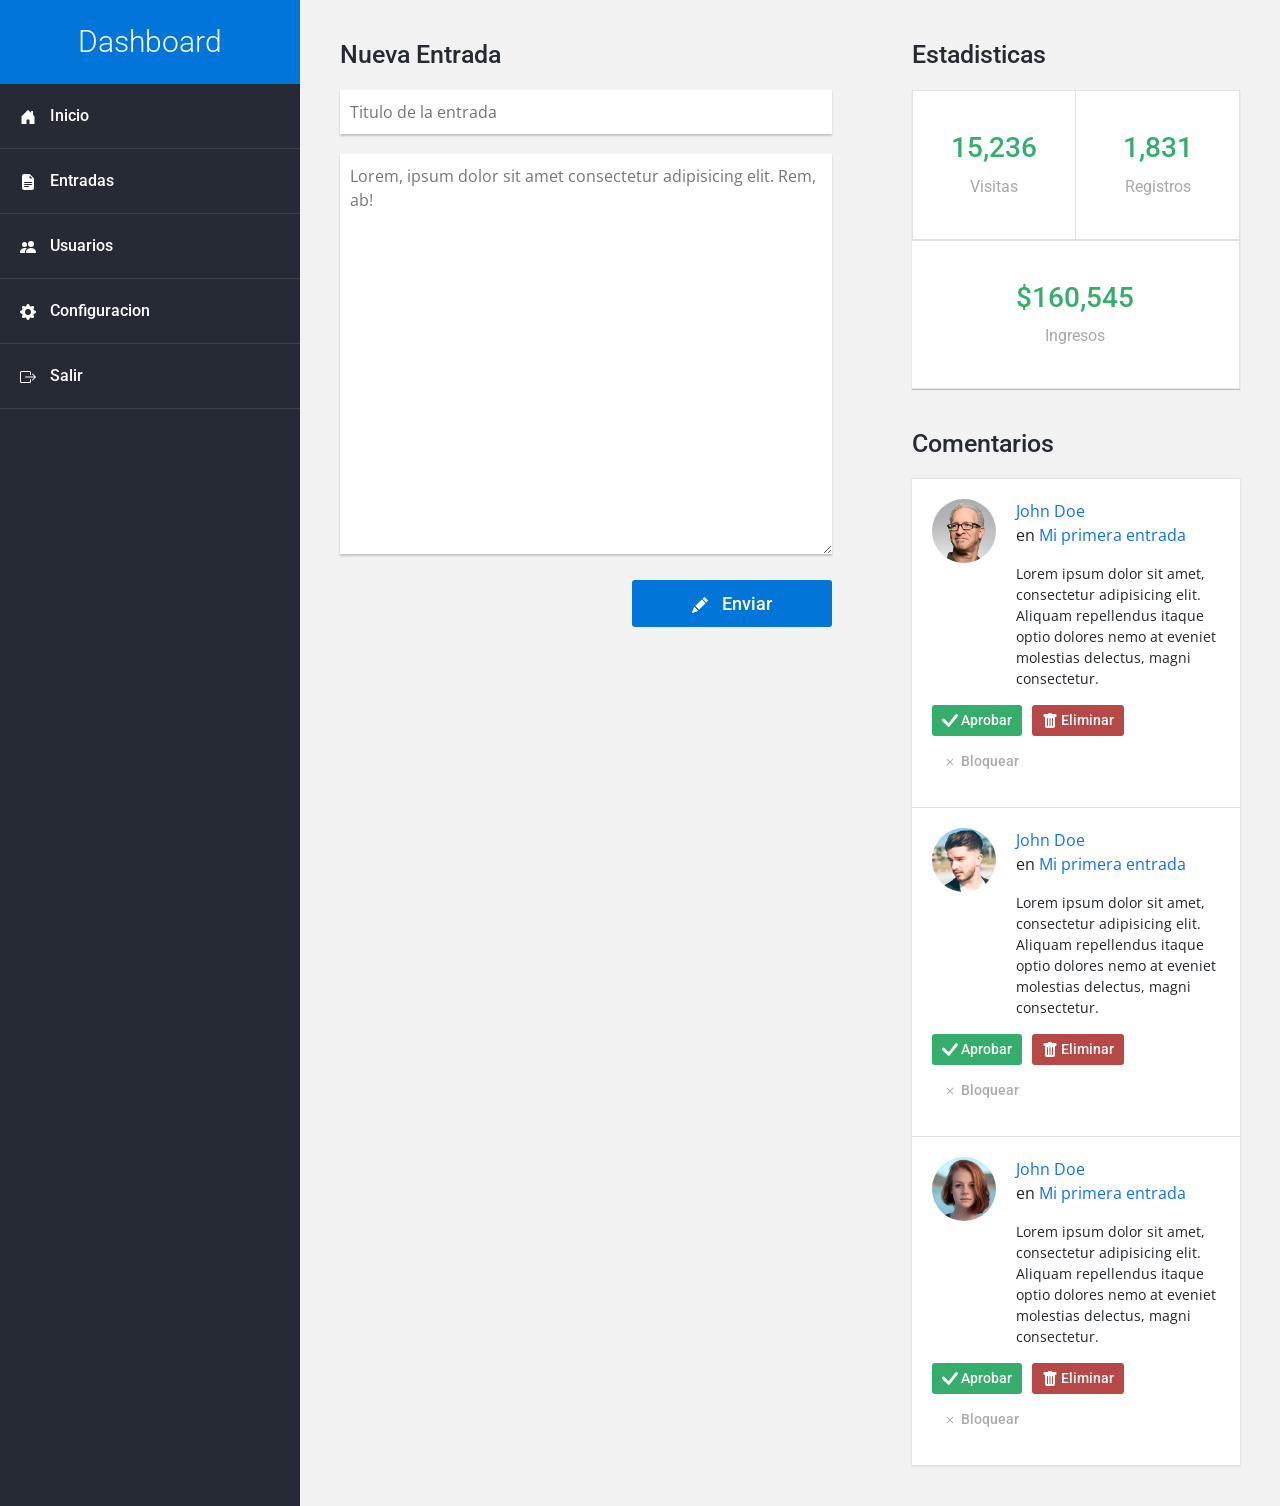
<file: practice_3/Bootstrap/practicas/dashboard/index.html>
<!DOCTYPE html>
<html lang="es">
<head>
	<meta charset="UTF-8">
	<meta http-equiv="X-UA-Compatible" content="IE=edge">
	<meta name="viewport" content="width=device-width, initial-scale=1.0">
	<link rel="preconnect" href="https://fonts.googleapis.com">
	<link rel="preconnect" href="https://fonts.gstatic.com" crossorigin>
	<link href="https://fonts.googleapis.com/css2?family=Open+Sans:wght@400;700&family=Roboto:wght@300;400;500&display=swap" rel="stylesheet"> 
	<link rel="stylesheet" href="css/bootstrap.min.css">
	<link rel="stylesheet" href="css/estilos.css">
	<title>Dashboard</title>
</head>
<body>
	<div class="container-fluid">
		<div class="row">
			<aside class="barra-lateral col-12 col-sm-auto p-0">
				<div class="logo">
					<h2 class="py-4 m-0">Dashboard</h2>
				</div>
				<nav class="menu d-flex d-sm-block justify-content-center flex-wrap">
					<a href="#">
						<svg xmlns="http://www.w3.org/2000/svg" width="16" height="16" fill="currentColor" class="bi bi-house-door-fill" viewBox="0 0 16 16">
							<path d="M6.5 14.5v-3.505c0-.245.25-.495.5-.495h2c.25 0 .5.25.5.5v3.5a.5.5 0 0 0 .5.5h4a.5.5 0 0 0 .5-.5v-7a.5.5 0 0 0-.146-.354L13 5.793V2.5a.5.5 0 0 0-.5-.5h-1a.5.5 0 0 0-.5.5v1.293L8.354 1.146a.5.5 0 0 0-.708 0l-6 6A.5.5 0 0 0 1.5 7.5v7a.5.5 0 0 0 .5.5h4a.5.5 0 0 0 .5-.5z"/>
						</svg>
						Inicio
					</a>
					<a href="#">
						<svg xmlns="http://www.w3.org/2000/svg" width="16" height="16" fill="currentColor" class="bi bi-file-earmark-text-fill" viewBox="0 0 16 16">
							<path d="M9.293 0H4a2 2 0 0 0-2 2v12a2 2 0 0 0 2 2h8a2 2 0 0 0 2-2V4.707A1 1 0 0 0 13.707 4L10 .293A1 1 0 0 0 9.293 0zM9.5 3.5v-2l3 3h-2a1 1 0 0 1-1-1zM4.5 9a.5.5 0 0 1 0-1h7a.5.5 0 0 1 0 1h-7zM4 10.5a.5.5 0 0 1 .5-.5h7a.5.5 0 0 1 0 1h-7a.5.5 0 0 1-.5-.5zm.5 2.5a.5.5 0 0 1 0-1h4a.5.5 0 0 1 0 1h-4z"/>
						</svg>
						Entradas
					</a>
					<a href="#">
						<svg xmlns="http://www.w3.org/2000/svg" width="16" height="16" fill="currentColor" class="bi bi-people-fill" viewBox="0 0 16 16">
							<path d="M7 14s-1 0-1-1 1-4 5-4 5 3 5 4-1 1-1 1H7zm4-6a3 3 0 1 0 0-6 3 3 0 0 0 0 6z"/>
							<path fill-rule="evenodd" d="M5.216 14A2.238 2.238 0 0 1 5 13c0-1.355.68-2.75 1.936-3.72A6.325 6.325 0 0 0 5 9c-4 0-5 3-5 4s1 1 1 1h4.216z"/>
							<path d="M4.5 8a2.5 2.5 0 1 0 0-5 2.5 2.5 0 0 0 0 5z"/>
						</svg>
						Usuarios
					</a>
					<a href="#">
						<svg xmlns="http://www.w3.org/2000/svg" width="16" height="16" fill="currentColor" class="bi bi-gear-fill" viewBox="0 0 16 16">
							<path d="M9.405 1.05c-.413-1.4-2.397-1.4-2.81 0l-.1.34a1.464 1.464 0 0 1-2.105.872l-.31-.17c-1.283-.698-2.686.705-1.987 1.987l.169.311c.446.82.023 1.841-.872 2.105l-.34.1c-1.4.413-1.4 2.397 0 2.81l.34.1a1.464 1.464 0 0 1 .872 2.105l-.17.31c-.698 1.283.705 2.686 1.987 1.987l.311-.169a1.464 1.464 0 0 1 2.105.872l.1.34c.413 1.4 2.397 1.4 2.81 0l.1-.34a1.464 1.464 0 0 1 2.105-.872l.31.17c1.283.698 2.686-.705 1.987-1.987l-.169-.311a1.464 1.464 0 0 1 .872-2.105l.34-.1c1.4-.413 1.4-2.397 0-2.81l-.34-.1a1.464 1.464 0 0 1-.872-2.105l.17-.31c.698-1.283-.705-2.686-1.987-1.987l-.311.169a1.464 1.464 0 0 1-2.105-.872l-.1-.34zM8 10.93a2.929 2.929 0 1 1 0-5.86 2.929 2.929 0 0 1 0 5.858z"/>
						</svg>
						Configuracion
					</a>
					<a href="#">
						<svg xmlns="http://www.w3.org/2000/svg" width="16" height="16" fill="currentColor" class="bi bi-box-arrow-right" viewBox="0 0 16 16">
							<path fill-rule="evenodd" d="M10 12.5a.5.5 0 0 1-.5.5h-8a.5.5 0 0 1-.5-.5v-9a.5.5 0 0 1 .5-.5h8a.5.5 0 0 1 .5.5v2a.5.5 0 0 0 1 0v-2A1.5 1.5 0 0 0 9.5 2h-8A1.5 1.5 0 0 0 0 3.5v9A1.5 1.5 0 0 0 1.5 14h8a1.5 1.5 0 0 0 1.5-1.5v-2a.5.5 0 0 0-1 0v2z"/>
							<path fill-rule="evenodd" d="M15.854 8.354a.5.5 0 0 0 0-.708l-3-3a.5.5 0 0 0-.708.708L14.293 7.5H5.5a.5.5 0 0 0 0 1h8.793l-2.147 2.146a.5.5 0 0 0 .708.708l3-3z"/>
						</svg>
						Salir
					</a>

				</nav>
			</aside>

			<main class="main col">
				<div class="row">
					<div class="columna col-12 col-lg-7">
						<div class="widget nueva_entrada">
							<h3 class="titulo">Nueva Entrada</h3>
							<form action="">
								<input type="text" placeholder="Titulo de la entrada" />
								<textarea placeholder="Lorem, ipsum dolor sit amet consectetur adipisicing elit. Rem, ab!"></textarea>
								<div class="d-flex justify-content-end">
									<button>
										<svg xmlns="http://www.w3.org/2000/svg" width="16" height="16" fill="currentColor" class="bi bi-pencil-fill" viewBox="0 0 16 16">
											<path d="M12.854.146a.5.5 0 0 0-.707 0L10.5 1.793 14.207 5.5l1.647-1.646a.5.5 0 0 0 0-.708l-3-3zm.646 6.061L9.793 2.5 3.293 9H3.5a.5.5 0 0 1 .5.5v.5h.5a.5.5 0 0 1 .5.5v.5h.5a.5.5 0 0 1 .5.5v.5h.5a.5.5 0 0 1 .5.5v.207l6.5-6.5zm-7.468 7.468A.5.5 0 0 1 6 13.5V13h-.5a.5.5 0 0 1-.5-.5V12h-.5a.5.5 0 0 1-.5-.5V11h-.5a.5.5 0 0 1-.5-.5V10h-.5a.499.499 0 0 1-.175-.032l-.179.178a.5.5 0 0 0-.11.168l-2 5a.5.5 0 0 0 .65.65l5-2a.5.5 0 0 0 .168-.11l.178-.178z"/>
										</svg> 
									  	Enviar
									</button>
								</div>
							</form>
						</div>
					</div>
					<div class="columna col-12 col-lg-5">
						<div class="widget estadisticas">
							<h3 class="titulo">Estadisticas</h3>
							<div class="contenedor d-flex flex-wrap">
								<div class="caja">
									<h3>15,236</h3>
									<p>Visitas</p>
								</div>
								<div class="caja">
									<h3>1,831</h3>
									<p>Registros</p>
								</div>
								<div class="caja">
									<h3>$160,545</h3>
									<p>Ingresos</p>
								</div>
							</div>
						</div>

						<div class="widget comentarios">
							<h3 class="titulo">Comentarios</h3>
							<div class="contenedor">
								<div class="comentario d-flex flex-wrap">
									<div class="foto">
										<a href="#">
											<img src="img/persona1.jpg" alt="" width="100">
										</a>
									</div>
	
									<div class="texto">
										<a href="#">John Doe</a>
										<p>en <a href="#">Mi primera entrada</a></p>
										<p class="texto-comentario">
											Lorem ipsum dolor sit amet, consectetur adipisicing elit. Aliquam repellendus itaque optio dolores nemo at eveniet molestias delectus, magni consectetur.
										</p>
									</div>
	
									<div class="botones d-flex justify-content-start flex-wrap w-100">
										<button class="aprobar">
											<svg xmlns="http://www.w3.org/2000/svg" width="16" height="16" fill="currentColor" class="bi bi-check-lg" viewBox="0 0 16 16">
												<path d="M13.485 1.431a1.473 1.473 0 0 1 2.104 2.062l-7.84 9.801a1.473 1.473 0 0 1-2.12.04L.431 8.138a1.473 1.473 0 0 1 2.084-2.083l4.111 4.112 6.82-8.69a.486.486 0 0 1 .04-.045z"/>
											</svg>
											Aprobar 
										</button>
										<button class="eliminar">
											<svg xmlns="http://www.w3.org/2000/svg" width="16" height="16" fill="currentColor" class="bi bi-trash-fill" viewBox="0 0 16 16">
												<path d="M2.5 1a1 1 0 0 0-1 1v1a1 1 0 0 0 1 1H3v9a2 2 0 0 0 2 2h6a2 2 0 0 0 2-2V4h.5a1 1 0 0 0 1-1V2a1 1 0 0 0-1-1H10a1 1 0 0 0-1-1H7a1 1 0 0 0-1 1H2.5zm3 4a.5.5 0 0 1 .5.5v7a.5.5 0 0 1-1 0v-7a.5.5 0 0 1 .5-.5zM8 5a.5.5 0 0 1 .5.5v7a.5.5 0 0 1-1 0v-7A.5.5 0 0 1 8 5zm3 .5v7a.5.5 0 0 1-1 0v-7a.5.5 0 0 1 1 0z"/>
											</svg>
											Eliminar 
										</button>
										<button class="bloquear">
											<svg xmlns="http://www.w3.org/2000/svg" width="16" height="16" fill="currentColor" class="bi bi-x" viewBox="0 0 16 16">
												<path d="M4.646 4.646a.5.5 0 0 1 .708 0L8 7.293l2.646-2.647a.5.5 0 0 1 .708.708L8.707 8l2.647 2.646a.5.5 0 0 1-.708.708L8 8.707l-2.646 2.647a.5.5 0 0 1-.708-.708L7.293 8 4.646 5.354a.5.5 0 0 1 0-.708z"/>
											</svg>
											Bloquear 
										</button>
									</div>
								</div>
	
								<div class="comentario d-flex flex-wrap">
									<div class="foto">
										<a href="#">
											<img src="img/persona2.jpg" alt="" width="100">
										</a>
									</div>
	
									<div class="texto">
										<a href="#">John Doe</a>
										<p>en <a href="#">Mi primera entrada</a></p>
										<p class="texto-comentario">
											Lorem ipsum dolor sit amet, consectetur adipisicing elit. Aliquam repellendus itaque optio dolores nemo at eveniet molestias delectus, magni consectetur.
										</p>
									</div>
	
									<div class="botones d-flex justify-content-start flex-wrap w-100">
										<button class="aprobar">
											<svg xmlns="http://www.w3.org/2000/svg" width="16" height="16" fill="currentColor" class="bi bi-check-lg" viewBox="0 0 16 16">
												<path d="M13.485 1.431a1.473 1.473 0 0 1 2.104 2.062l-7.84 9.801a1.473 1.473 0 0 1-2.12.04L.431 8.138a1.473 1.473 0 0 1 2.084-2.083l4.111 4.112 6.82-8.69a.486.486 0 0 1 .04-.045z"/>
											</svg>
											Aprobar 
										</button>
										<button class="eliminar">
											<svg xmlns="http://www.w3.org/2000/svg" width="16" height="16" fill="currentColor" class="bi bi-trash-fill" viewBox="0 0 16 16">
												<path d="M2.5 1a1 1 0 0 0-1 1v1a1 1 0 0 0 1 1H3v9a2 2 0 0 0 2 2h6a2 2 0 0 0 2-2V4h.5a1 1 0 0 0 1-1V2a1 1 0 0 0-1-1H10a1 1 0 0 0-1-1H7a1 1 0 0 0-1 1H2.5zm3 4a.5.5 0 0 1 .5.5v7a.5.5 0 0 1-1 0v-7a.5.5 0 0 1 .5-.5zM8 5a.5.5 0 0 1 .5.5v7a.5.5 0 0 1-1 0v-7A.5.5 0 0 1 8 5zm3 .5v7a.5.5 0 0 1-1 0v-7a.5.5 0 0 1 1 0z"/>
											</svg>
											Eliminar 
										</button>
										<button class="bloquear">
											<svg xmlns="http://www.w3.org/2000/svg" width="16" height="16" fill="currentColor" class="bi bi-x" viewBox="0 0 16 16">
												<path d="M4.646 4.646a.5.5 0 0 1 .708 0L8 7.293l2.646-2.647a.5.5 0 0 1 .708.708L8.707 8l2.647 2.646a.5.5 0 0 1-.708.708L8 8.707l-2.646 2.647a.5.5 0 0 1-.708-.708L7.293 8 4.646 5.354a.5.5 0 0 1 0-.708z"/>
											</svg>
											Bloquear 
										</button>
									</div>
								</div>
	
								<div class="comentario d-flex flex-wrap">
									<div class="foto">
										<a href="#">
											<img src="img/persona3.jpg" alt="" width="100">
										</a>
									</div>
	
									<div class="texto">
										<a href="#">John Doe</a>
										<p>en <a href="#">Mi primera entrada</a></p>
										<p class="texto-comentario">
											Lorem ipsum dolor sit amet, consectetur adipisicing elit. Aliquam repellendus itaque optio dolores nemo at eveniet molestias delectus, magni consectetur.
										</p>
									</div>
	
									<div class="botones d-flex justify-content-start flex-wrap w-100">
										<button class="aprobar">
											<svg xmlns="http://www.w3.org/2000/svg" width="16" height="16" fill="currentColor" class="bi bi-check-lg" viewBox="0 0 16 16">
												<path d="M13.485 1.431a1.473 1.473 0 0 1 2.104 2.062l-7.84 9.801a1.473 1.473 0 0 1-2.12.04L.431 8.138a1.473 1.473 0 0 1 2.084-2.083l4.111 4.112 6.82-8.69a.486.486 0 0 1 .04-.045z"/>
											</svg>
											Aprobar 
										</button>
										<button class="eliminar">
											<svg xmlns="http://www.w3.org/2000/svg" width="16" height="16" fill="currentColor" class="bi bi-trash-fill" viewBox="0 0 16 16">
												<path d="M2.5 1a1 1 0 0 0-1 1v1a1 1 0 0 0 1 1H3v9a2 2 0 0 0 2 2h6a2 2 0 0 0 2-2V4h.5a1 1 0 0 0 1-1V2a1 1 0 0 0-1-1H10a1 1 0 0 0-1-1H7a1 1 0 0 0-1 1H2.5zm3 4a.5.5 0 0 1 .5.5v7a.5.5 0 0 1-1 0v-7a.5.5 0 0 1 .5-.5zM8 5a.5.5 0 0 1 .5.5v7a.5.5 0 0 1-1 0v-7A.5.5 0 0 1 8 5zm3 .5v7a.5.5 0 0 1-1 0v-7a.5.5 0 0 1 1 0z"/>
											</svg>
											Eliminar 
										</button>
										<button class="bloquear">
											<svg xmlns="http://www.w3.org/2000/svg" width="16" height="16" fill="currentColor" class="bi bi-x" viewBox="0 0 16 16">
												<path d="M4.646 4.646a.5.5 0 0 1 .708 0L8 7.293l2.646-2.647a.5.5 0 0 1 .708.708L8.707 8l2.647 2.646a.5.5 0 0 1-.708.708L8 8.707l-2.646 2.647a.5.5 0 0 1-.708-.708L7.293 8 4.646 5.354a.5.5 0 0 1 0-.708z"/>
											</svg>
											Bloquear 
										</button>
									</div>
								</div>
							</div>
						</div>
					</div>
				</div>
			</main>
		</div>
	</div>

	<script src="js/bootstrap.bundle.min.js"></script>
</body>
</html>
</file>
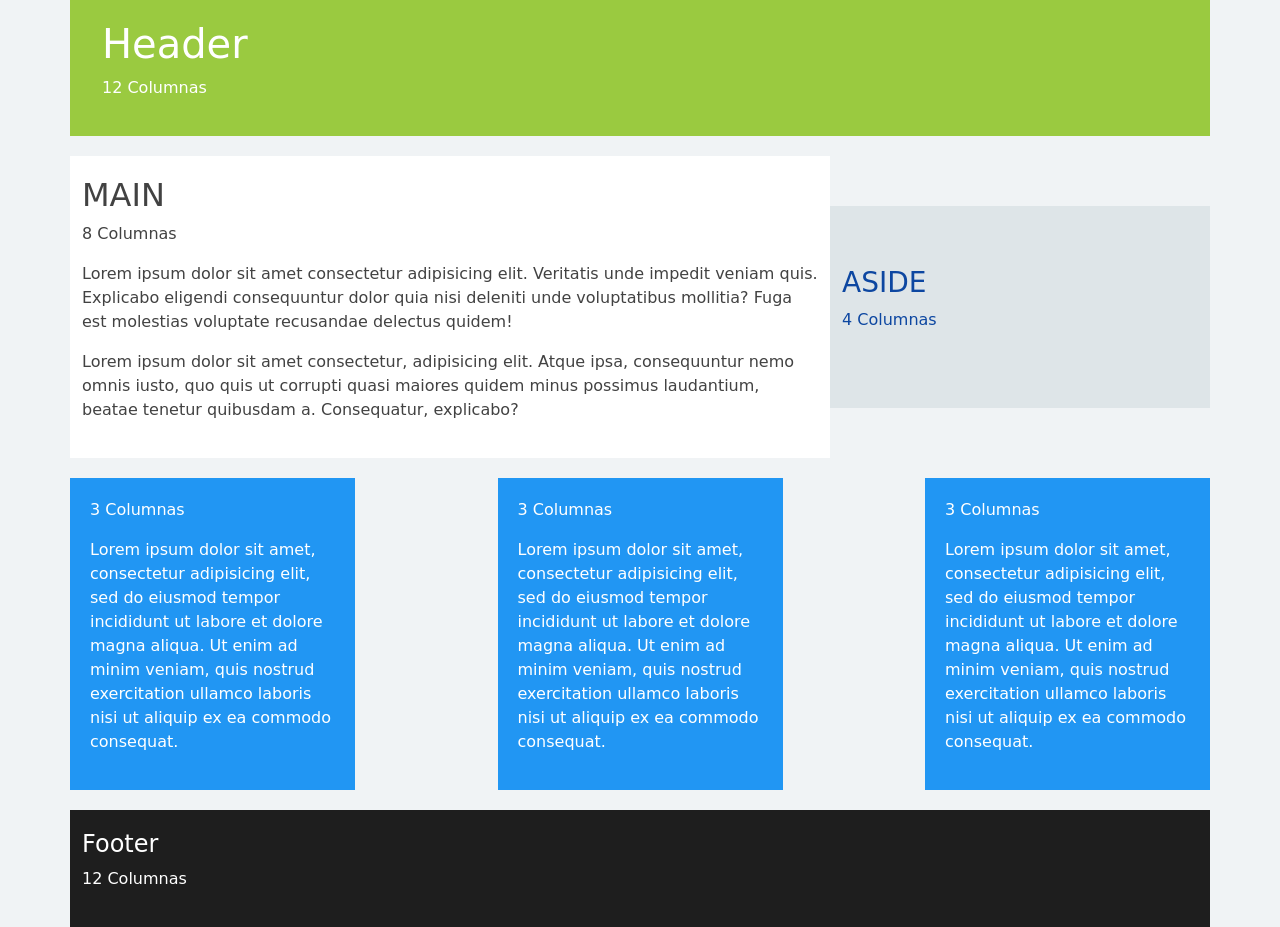
<file: practice_3/Bootstrap/practicas/grid/index.html>
<!DOCTYPE html>
<html lang="en">
<head>
	<meta charset="UTF-8">
	<meta http-equiv="X-UA-Compatible" content="IE=edge">
	<meta name="viewport" content="width=device-width, initial-scale=1.0">
	<link rel="stylesheet" href="css/bootstrap.min.css">
	<link rel="stylesheet" href="css/estilos.css">
	<title>Grid de Bootstrap 5</title>
</head>
<body>
	<div class="container">
		<header class="row">
			<div class="col">
				<h1>Header</h1>
				<p>12 Columnas</p>
			</div>
		</header>

		<section class="contenedor-main row align-items-center">
			<main class="col-md-8">
				<h2>MAIN</h2>
				<p class="d-none d-md-block">8 Columnas</p>
				<p class="d-block d-md-none">12 Columnas</p>
				<p>Lorem ipsum dolor sit amet consectetur adipisicing elit. Veritatis unde impedit veniam quis. Explicabo eligendi consequuntur dolor quia nisi deleniti unde voluptatibus mollitia? Fuga est molestias voluptate recusandae delectus quidem!</p>

				<p>Lorem ipsum dolor sit amet consectetur, adipisicing elit. Atque ipsa, consequuntur nemo omnis iusto, quo quis ut corrupti quasi maiores quidem minus possimus laudantium, beatae tenetur quibusdam a. Consequatur, explicabo?</p>
			</main>

			<aside class="col-md-4">
				<h3>ASIDE</h3>
				<p class="d-none d-md-block">4 Columnas</p>
				<p class="d-block d-md-none">12 Columnas</p>
			</aside>
		</section>

		<section class="row widgets justify-content-between">
			<div class="col-12 col-md-4 col-lg-3">
				<p class="d-none d-lg-block">3 Columnas</p>
				<p class="d-none d-md-block d-lg-none">4 Columnas</p>
				<p class="d-block d-md-none">12 Columnas</p>

				<p>Lorem ipsum dolor sit amet, consectetur adipisicing elit, sed do eiusmod
				tempor incididunt ut labore et dolore magna aliqua. Ut enim ad minim veniam,
				quis nostrud exercitation ullamco laboris nisi ut aliquip ex ea commodo
				consequat.</p>
			</div>

			<div class="col-12 col-md-4 col-lg-3">
				<p class="d-none d-lg-block">3 Columnas</p>
				<p class="d-none d-md-block d-lg-none">4 Columnas</p>
				<p class="d-block d-md-none">12 Columnas</p>

				<p>Lorem ipsum dolor sit amet, consectetur adipisicing elit, sed do eiusmod
				tempor incididunt ut labore et dolore magna aliqua. Ut enim ad minim veniam,
				quis nostrud exercitation ullamco laboris nisi ut aliquip ex ea commodo
				consequat.</p>
			</div>

			<div class="col-12 col-md-4 col-lg-3">
				<p class="d-none d-lg-block">3 Columnas</p>
				<p class="d-none d-md-block d-lg-none">4 Columnas</p>
				<p class="d-block d-md-none">12 Columnas</p>

				<p>Lorem ipsum dolor sit amet, consectetur adipisicing elit, sed do eiusmod
				tempor incididunt ut labore et dolore magna aliqua. Ut enim ad minim veniam,
				quis nostrud exercitation ullamco laboris nisi ut aliquip ex ea commodo
				consequat.</p>
			</div>
		</section>

		<footer class="row">
			<div class="col">
				<h4>Footer</h4>
				<p>12 Columnas</p>
			</div>
		</footer>
	</div>

	<script src="js/bootstrap.bundle.min.js"></script>
</body>
</html>
</file>
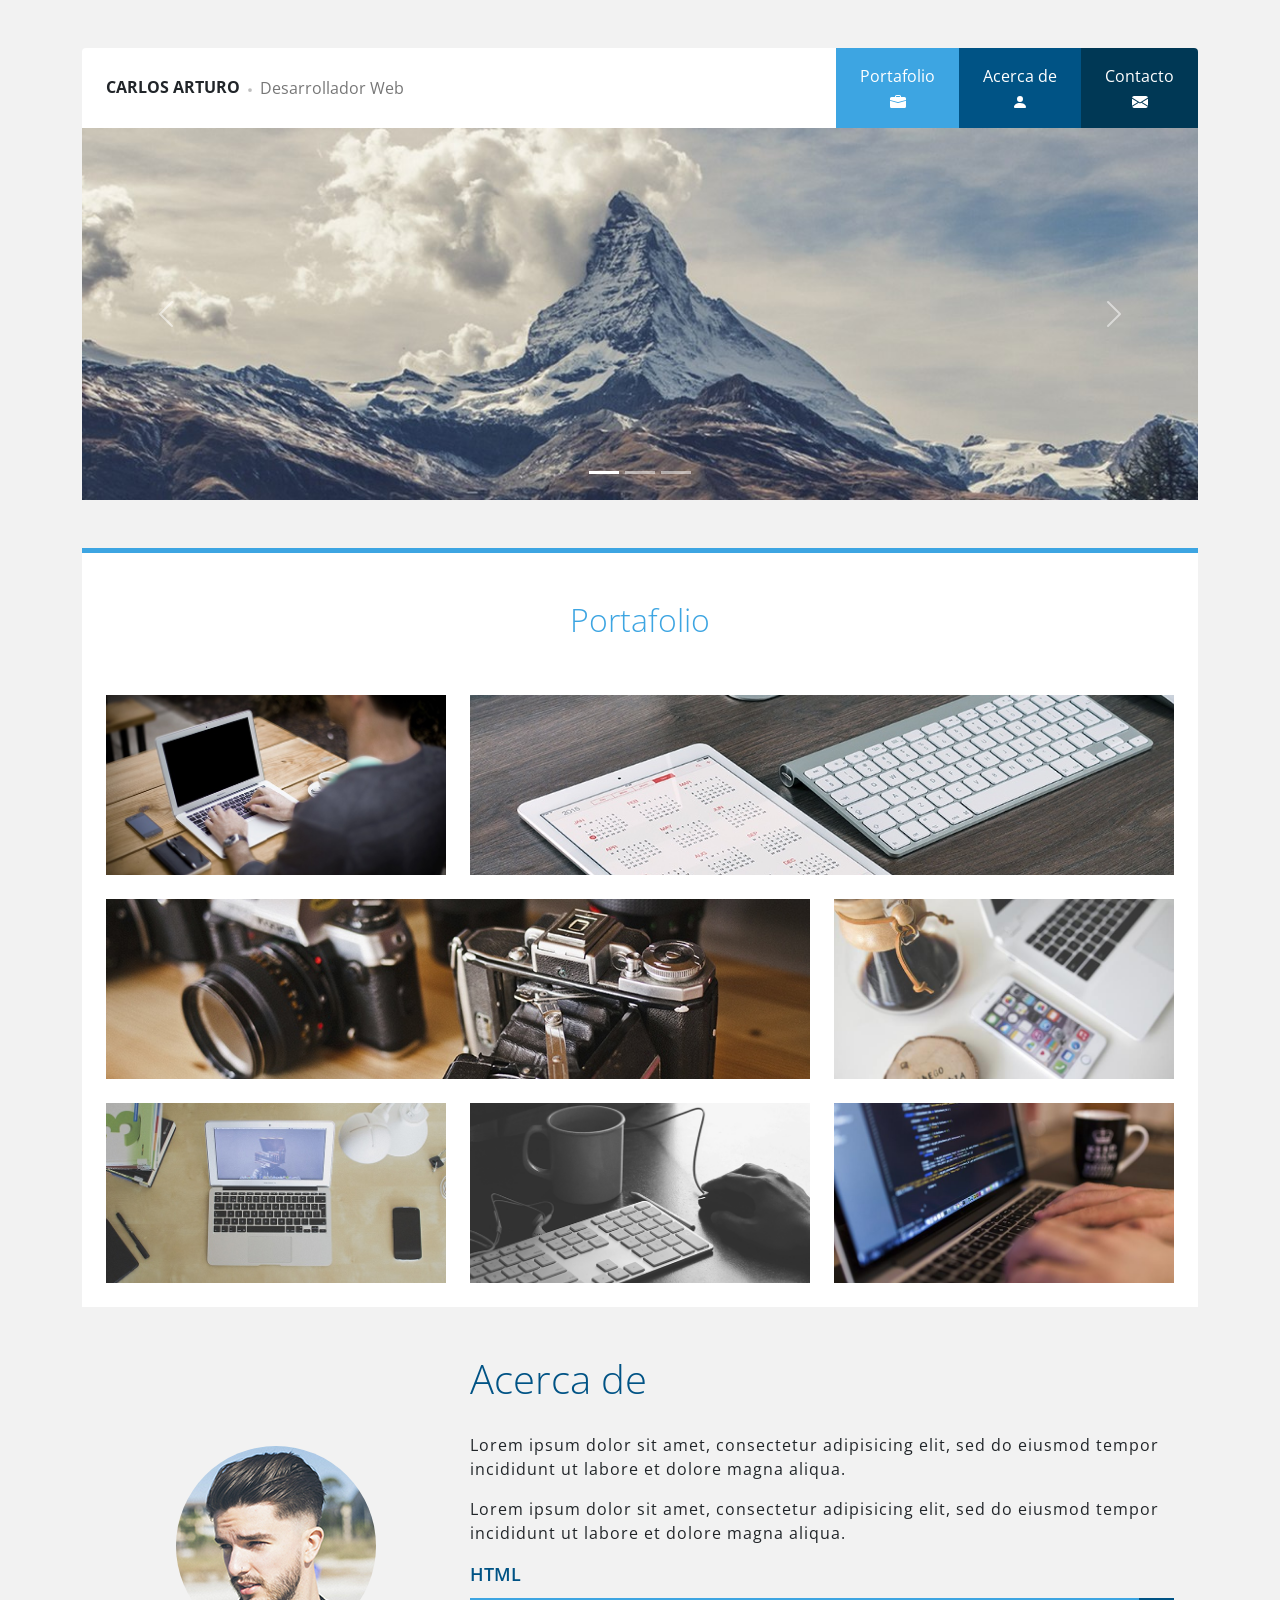
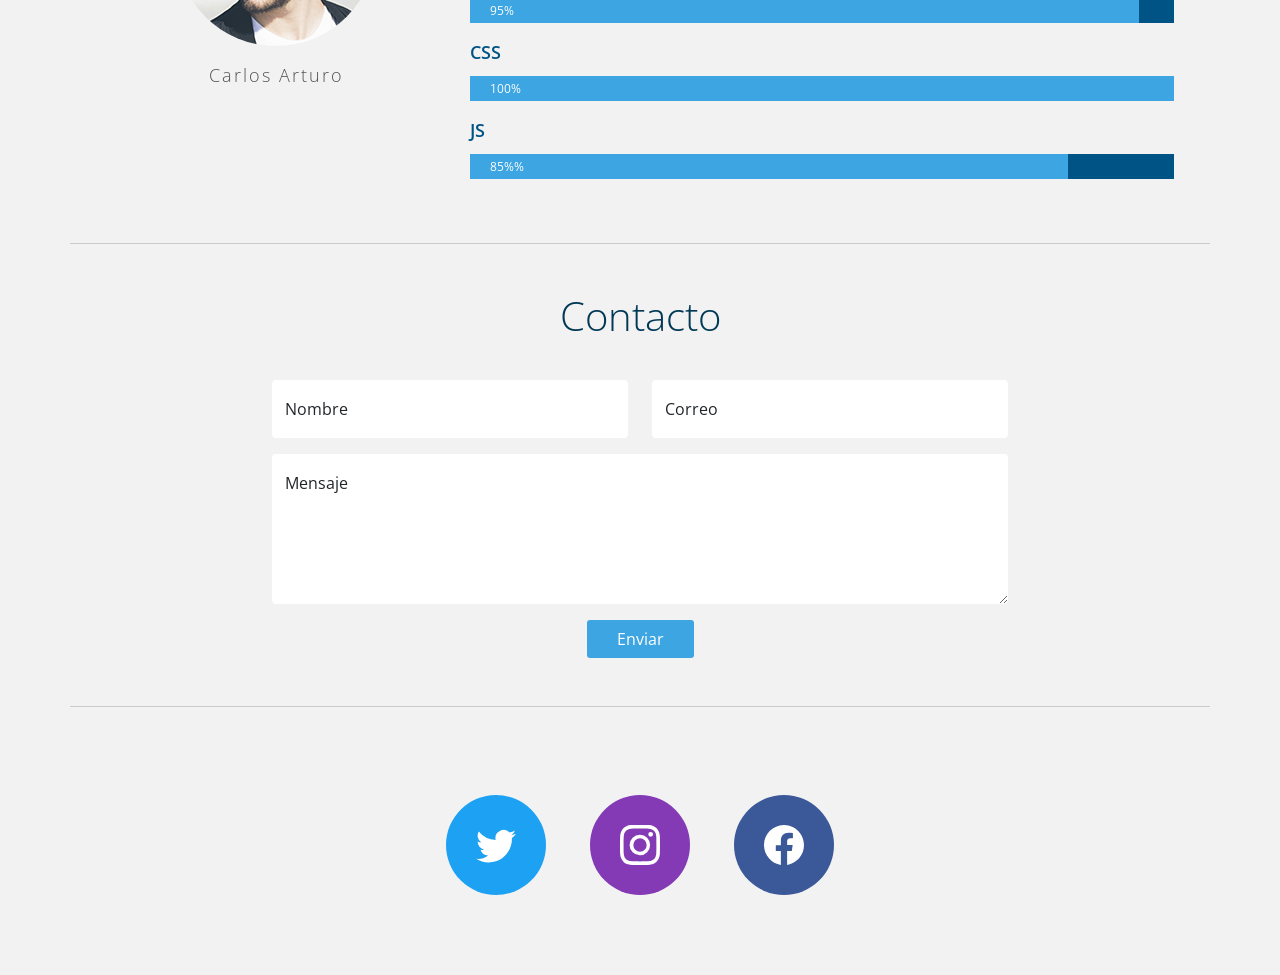
<file: practice_3/Bootstrap/practicas/portafolio/index.html>
<!DOCTYPE html>
<html lang="es">
<head>
	<meta charset="UTF-8">
	<meta http-equiv="X-UA-Compatible" content="IE=edge">
	<meta name="viewport" content="width=device-width, initial-scale=1.0">
	<link rel="preconnect" href="https://fonts.googleapis.com">
	<link rel="preconnect" href="https://fonts.gstatic.com" crossorigin>
	<link href="https://fonts.googleapis.com/css2?family=Open+Sans:wght@300;400;600;700&display=swap" rel="stylesheet"> 
	<link rel="stylesheet" href="css/bootstrap.min.css">
	<link rel="stylesheet" href="css/estilos.css">
	<title>Portafolio de Carlos Arturo</title>
</head>
<body>
	<header class="container my-5">
		<div class="nav row g-0 justify-content-between rounded-top">
			<!-- Logotipo -->
			<div class="logo col-12 col-lg-auto d-flex align-items-center justify-content-center ps-4">
				<h2 class="fw-bold text-uppercase mb-0">Carlos Arturo</h2>
				<div class="icono">
					<svg xmlns="http://www.w3.org/2000/svg" width="16" height="16" fill="currentColor" class="bi bi-dot" viewBox="0 0 16 16">
						<path d="M8 9.5a1.5 1.5 0 1 0 0-3 1.5 1.5 0 0 0 0 3z"/>
					</svg>
				</div>
				<p class="mb-0">Desarrollador Web</p>
			</div>

			<!-- Enlaces -->
			<nav class="menu col-12 col-lg-auto d-flex align-items-stretch">
				<a href="#" class="c1 px-4 d-flex align-items-center text-center text-white text-decoration-none">
					<div class="w-100">
						<span>Portafolio</span>
						<div class="icono">
							<svg xmlns="http://www.w3.org/2000/svg" width="16" height="16" fill="currentColor" class="bi bi-briefcase-fill" viewBox="0 0 16 16">
								<path d="M6.5 1A1.5 1.5 0 0 0 5 2.5V3H1.5A1.5 1.5 0 0 0 0 4.5v1.384l7.614 2.03a1.5 1.5 0 0 0 .772 0L16 5.884V4.5A1.5 1.5 0 0 0 14.5 3H11v-.5A1.5 1.5 0 0 0 9.5 1h-3zm0 1h3a.5.5 0 0 1 .5.5V3H6v-.5a.5.5 0 0 1 .5-.5z"/>
								<path d="M0 12.5A1.5 1.5 0 0 0 1.5 14h13a1.5 1.5 0 0 0 1.5-1.5V6.85L8.129 8.947a.5.5 0 0 1-.258 0L0 6.85v5.65z"/>
							</svg>
						</div>
					</div>
				</a>
				<a href="#" class="c2 px-4 d-flex align-items-center text-center text-white text-decoration-none">
					<div class="w-100">
						<span>Acerca de</span>
						<div class="icono">
							<svg xmlns="http://www.w3.org/2000/svg" width="16" height="16" fill="currentColor" class="bi bi-person-fill" viewBox="0 0 16 16">
								<path d="M3 14s-1 0-1-1 1-4 6-4 6 3 6 4-1 1-1 1H3zm5-6a3 3 0 1 0 0-6 3 3 0 0 0 0 6z"/>
							</svg>
						</div>
					</div>
				</a>
				<a href="#" class="c3 px-4 d-flex align-items-center text-center text-white text-decoration-none">
					<div class="w-100">
						<span>Contacto</span>
						<div class="icono">
							<svg xmlns="http://www.w3.org/2000/svg" width="16" height="16" fill="currentColor" class="bi bi-envelope-fill" viewBox="0 0 16 16">
								<path d="M.05 3.555A2 2 0 0 1 2 2h12a2 2 0 0 1 1.95 1.555L8 8.414.05 3.555zM0 4.697v7.104l5.803-3.558L0 4.697zM6.761 8.83l-6.57 4.027A2 2 0 0 0 2 14h12a2 2 0 0 0 1.808-1.144l-6.57-4.027L8 9.586l-1.239-.757zm3.436-.586L16 11.801V4.697l-5.803 3.546z"/>
							</svg>
						</div>
					</div>
				</a>
			</nav>
		</div>

		<!-- Slider -->
		<div class="row slider">
			<div class="col">
				<div class="carousel slide" data-bs-ride="carousel" id="slider">
					<div class="carousel-inner">
						<div class="carousel-item active">
							<img class="d-block w-100" src="./img/slide1.jpg" alt="">
						</div>
						<div class="carousel-item">
							<img class="d-block w-100" src="./img/slide2.jpg" alt="">
						</div>
						<div class="carousel-item">
							<img class="d-block w-100" src="./img/slide3.jpg" alt="">
						</div>
					</div>

					<button class="carousel-control-prev" type="button" data-bs-target="#slider" data-bs-slide="prev">
						<span class="carousel-control-prev-icon" aria-hidden="true"></span>
						<span class="visually-hidden">Anterior</span>
					</button>
					<button class="carousel-control-next" type="button" data-bs-target="#slider" data-bs-slide="next">
						<span class="carousel-control-next-icon" aria-hidden="true"></span>
						<span class="visually-hidden">Siguiente</span>
					</button>

					<div class="carousel-indicators">
						<button 
							type="button" 
							data-bs-target="#slider" 
							data-bs-slide-to="0" 
							class="active" 
							aria-current="true" 
							aria-label="Slideshow 1"
						></button>
						<button 
							type="button" 
							data-bs-target="#slider" 
							data-bs-slide-to="1"
							aria-label="Slideshow 2"
						></button>
						<button 
							type="button" 
							data-bs-target="#slider" 
							data-bs-slide-to="2"
							aria-label="Slideshow 3"
						></button>
					</div>
				</div>
			</div>
		</div>	
	</header>

	<main>
		<div class="container">
			<!-- Portafolio -->
			<div class="row portafolio g-0 px-4 mb-5">
				<div class="col">
					<h2 class="titulo text-center py-5">Portafolio</h2>
					<div class="row galeria">
						<!-- Imagen #1 -->
						<div class="contenedor-imagen mb-4 col-6 col-lg-4">
							<a href="#" data-bs-toggle="modal" data-bs-target="#modal-galeria">
								<img src="img/img-1.jpg" class="d-block w-100" alt="">
							</a>
						</div>

						<!-- Imagen #2 -->
						<div class="contenedor-imagen mb-4 col-12 col-lg-8">
							<a href="#" data-bs-toggle="modal" data-bs-target="#modal-galeria">
								<img src="img/img-2.jpg" class="d-block w-100" alt="">
							</a>
						</div>

						<!-- Imagen #3 -->
						<div class="contenedor-imagen mb-4 col-12 col-lg-8">
							<a href="#" data-bs-toggle="modal" data-bs-target="#modal-galeria">
								<img src="img/img-3.jpg" class="d-block w-100" alt="">
							</a>
						</div>

						<!-- Imagen #4 -->
						<div class="contenedor-imagen mb-4 col-6 col-lg-4">
							<a href="#" data-bs-toggle="modal" data-bs-target="#modal-galeria">
								<img src="img/img-4.jpg" class="d-block w-100" alt="">
							</a>
						</div>

						<!-- Imagen #5 -->
						<div class="contenedor-imagen mb-4 col-6 col-lg-4">
							<a href="#" data-bs-toggle="modal" data-bs-target="#modal-galeria">
								<img src="img/img-5.jpg" class="d-block w-100" alt="">
							</a>
						</div>

						<!-- Imagen #6 -->
						<div class="contenedor-imagen mb-4 col-6 col-lg-4">
							<a href="#" data-bs-toggle="modal" data-bs-target="#modal-galeria">
								<img src="img/img-6.jpg" class="d-block w-100" alt="">
							</a>
						</div>

						<!-- Imagen #7 -->
						<div class="contenedor-imagen mb-4 col-12 col-lg-4">
							<a href="#" data-bs-toggle="modal" data-bs-target="#modal-galeria">
								<img src="img/img-7.jpg" class="d-block w-100" alt="">
							</a>
						</div>
					</div>

					<!-- Ventana Modal -->
					<div 
						class="modal fade" 
						id="modal-galeria" 
						tabindex="-1"
						aria-labelledby="modal-galeria"
						aria-hidden="true"
					>
						<div class="modal-dialog modal-dialog-centered">
							<div class="modal-content">
								<img src="img/img-1.jpg" id="imagen-modal" alt="">
							</div>
						</div>	
					</div>
				</div>
			</div>

			<!-- Acerca de -->
			<div class="row acerca-de align-items-center px-4 mb-5">
				<div class="col-12 col-lg-4 foto text-center">
					<img src="img/foto.jpg" class="rounded-circle mb-3" alt="">
					<p class="nombre">Carlos Arturo</p>
				</div>

				<div class="col-12 col-lg-8 info">
					<h2 class="titulo text-center text-lg-start">Acerca de</h2>
					<p class="resumen">Lorem ipsum dolor sit amet, consectetur adipisicing elit, sed do eiusmod tempor incididunt ut labore et dolore magna aliqua.</p>
					
					<p class="resumen">Lorem ipsum dolor sit amet, consectetur adipisicing elit, sed do eiusmod tempor incididunt ut labore et dolore magna aliqua.</p>

					<p class="label">HTML</p>
					<div class="progress mb-3">
						<div 
							class="progress-bar text-start"
							role="progressbar"
							aria-valuemin="0"
							aria-valuemax="100"
							aria-valuenow="95"
							style="width: 95%;"
						>
							95%
						</div>
					</div>

					<p class="label">CSS</p>
					<div class="progress mb-3">
						<div 
							class="progress-bar text-start"
							role="progressbar"
							aria-valuemin="0"
							aria-valuemax="100"
							aria-valuenow="100"
							style="width: 100%;"
						>
							100%
						</div>
					</div>

					<p class="label">JS</p>
					<div class="progress mb-3">
						<div 
							class="progress-bar text-start"
							role="progressbar"
							aria-valuemin="0"
							aria-valuemax="100"
							aria-valuenow="85"
							style="width: 85%;"
						>
							85%%
						</div>
					</div>
				</div>
			</div>

			<!-- Formulario de Contacto -->
			<div class="row contacto justify-content-center py-5 mb-5">
				<div class="col-12 col-lg-8">
					<h2 class="titulo">Contacto</h2>
					<form action="" class="formulario">
						<div class="row">
							<div class="col-12 col-lg-6">
								<div class="form-floating mb-3">
									<input type="text" name="nombre" id="nombre" class="form-control" placeholder="John Doe">
									<label for="nombre">Nombre</label>
								</div>
							</div>
							<div class="col-12 col-lg-6">
								<div class="form-floating mb-3">
									<input type="email" name="correo" id="correo" class="form-control" placeholder="correo@correo.com">
									<label for="nombre">Correo</label>
								</div>
							</div>
							<div class="col-12">
								<div class="form-floating mb-3">
									<textarea name="mensaje" id="mensaje" class="form-control" placeholder="Mensaje"></textarea>
									<label for="mensaje">Mensaje</label>
								</div>
								<div class="d-flex justify-content-center">
									<button class="boton" type="submit">Enviar</button>
								</div>
							</div>
						</div>
					</form>
				</div>
			</div>
		</div>
	</main>
	
	<footer>
		<div class="container">
			<div class="row redes-sociales justify-content-center">
				<div class="col-auto">
					<a href="#" class="icono twitter d-inline-flex align-items-center justify-content-center">
						<svg xmlns="http://www.w3.org/2000/svg" width="16" height="16" fill="currentColor" class="bi bi-twitter" viewBox="0 0 16 16">
							<path d="M5.026 15c6.038 0 9.341-5.003 9.341-9.334 0-.14 0-.282-.006-.422A6.685 6.685 0 0 0 16 3.542a6.658 6.658 0 0 1-1.889.518 3.301 3.301 0 0 0 1.447-1.817 6.533 6.533 0 0 1-2.087.793A3.286 3.286 0 0 0 7.875 6.03a9.325 9.325 0 0 1-6.767-3.429 3.289 3.289 0 0 0 1.018 4.382A3.323 3.323 0 0 1 .64 6.575v.045a3.288 3.288 0 0 0 2.632 3.218 3.203 3.203 0 0 1-.865.115 3.23 3.23 0 0 1-.614-.057 3.283 3.283 0 0 0 3.067 2.277A6.588 6.588 0 0 1 .78 13.58a6.32 6.32 0 0 1-.78-.045A9.344 9.344 0 0 0 5.026 15z"/>
						</svg>
					</a>
					<a href="#" class="icono instagram d-inline-flex align-items-center justify-content-center">
						<svg xmlns="http://www.w3.org/2000/svg" width="16" height="16" fill="currentColor" class="bi bi-instagram" viewBox="0 0 16 16">
							<path d="M8 0C5.829 0 5.556.01 4.703.048 3.85.088 3.269.222 2.76.42a3.917 3.917 0 0 0-1.417.923A3.927 3.927 0 0 0 .42 2.76C.222 3.268.087 3.85.048 4.7.01 5.555 0 5.827 0 8.001c0 2.172.01 2.444.048 3.297.04.852.174 1.433.372 1.942.205.526.478.972.923 1.417.444.445.89.719 1.416.923.51.198 1.09.333 1.942.372C5.555 15.99 5.827 16 8 16s2.444-.01 3.298-.048c.851-.04 1.434-.174 1.943-.372a3.916 3.916 0 0 0 1.416-.923c.445-.445.718-.891.923-1.417.197-.509.332-1.09.372-1.942C15.99 10.445 16 10.173 16 8s-.01-2.445-.048-3.299c-.04-.851-.175-1.433-.372-1.941a3.926 3.926 0 0 0-.923-1.417A3.911 3.911 0 0 0 13.24.42c-.51-.198-1.092-.333-1.943-.372C10.443.01 10.172 0 7.998 0h.003zm-.717 1.442h.718c2.136 0 2.389.007 3.232.046.78.035 1.204.166 1.486.275.373.145.64.319.92.599.28.28.453.546.598.92.11.281.24.705.275 1.485.039.843.047 1.096.047 3.231s-.008 2.389-.047 3.232c-.035.78-.166 1.203-.275 1.485a2.47 2.47 0 0 1-.599.919c-.28.28-.546.453-.92.598-.28.11-.704.24-1.485.276-.843.038-1.096.047-3.232.047s-2.39-.009-3.233-.047c-.78-.036-1.203-.166-1.485-.276a2.478 2.478 0 0 1-.92-.598 2.48 2.48 0 0 1-.6-.92c-.109-.281-.24-.705-.275-1.485-.038-.843-.046-1.096-.046-3.233 0-2.136.008-2.388.046-3.231.036-.78.166-1.204.276-1.486.145-.373.319-.64.599-.92.28-.28.546-.453.92-.598.282-.11.705-.24 1.485-.276.738-.034 1.024-.044 2.515-.045v.002zm4.988 1.328a.96.96 0 1 0 0 1.92.96.96 0 0 0 0-1.92zm-4.27 1.122a4.109 4.109 0 1 0 0 8.217 4.109 4.109 0 0 0 0-8.217zm0 1.441a2.667 2.667 0 1 1 0 5.334 2.667 2.667 0 0 1 0-5.334z"/>
						</svg>
					</a>
					<a href="#" class="icono facebook d-inline-flex align-items-center justify-content-center">
						<svg xmlns="http://www.w3.org/2000/svg" width="16" height="16" fill="currentColor" class="bi bi-facebook" viewBox="0 0 16 16">
							<path d="M16 8.049c0-4.446-3.582-8.05-8-8.05C3.58 0-.002 3.603-.002 8.05c0 4.017 2.926 7.347 6.75 7.951v-5.625h-2.03V8.05H6.75V6.275c0-2.017 1.195-3.131 3.022-3.131.876 0 1.791.157 1.791.157v1.98h-1.009c-.993 0-1.303.621-1.303 1.258v1.51h2.218l-.354 2.326H9.25V16c3.824-.604 6.75-3.934 6.75-7.951z"/>
						</svg>
					</a>
				</div>
			</div>
		</div>
	</footer>

	<script src="js/bootstrap.bundle.min.js"></script>
	<script src="js/app.js"></script>
</body>
</html>
</file>
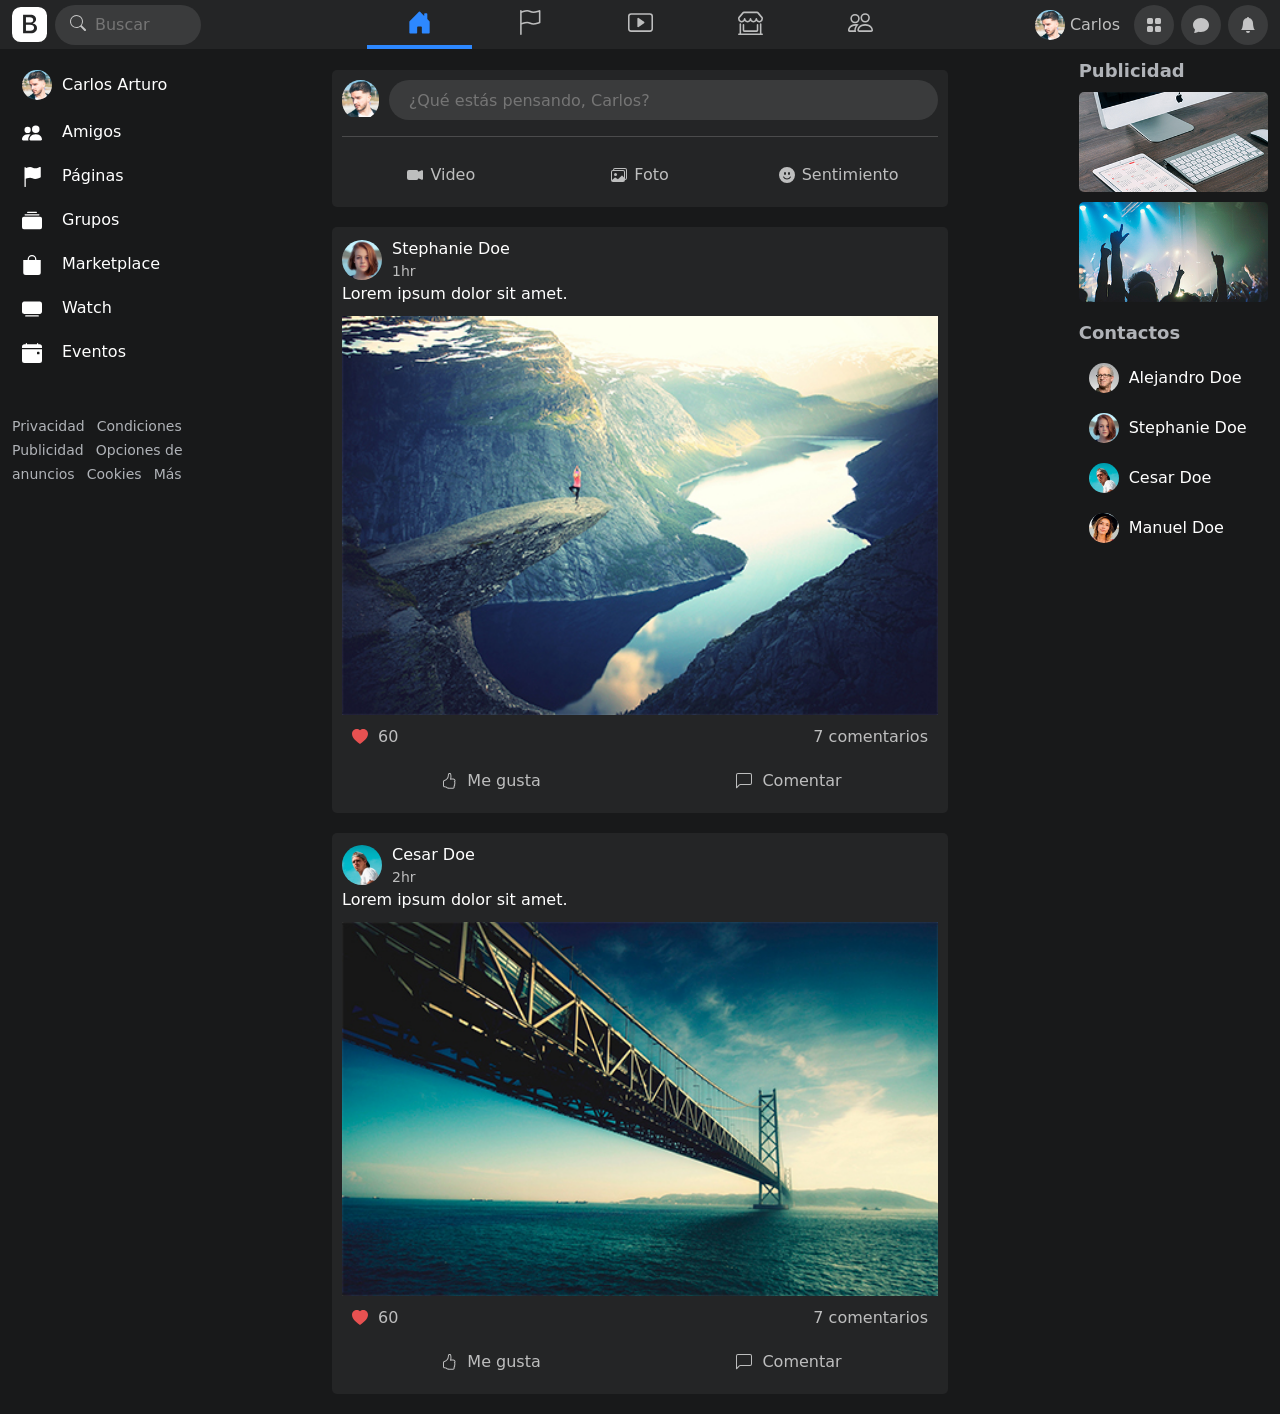
<file: practice_3/Bootstrap/practicas/red-social/index.html>
<!DOCTYPE html>
<html lang="es">
<head>
	<meta charset="UTF-8">
	<meta http-equiv="X-UA-Compatible" content="IE=edge">
	<meta name="viewport" content="width=device-width, initial-scale=1.0">
	<link rel="stylesheet" href="css/bootstrap.min.css">
	<link rel="stylesheet" href="css/estilos.css">
	<title>Red Social estilo Facebook</title>
</head>
<body>
	<header class="fixed-top">
		<div class="container-fluid">
			<div class="row justify-content-between align-items-center">
				<!-- Logo y barra de busqueda -->
				<div class="col col-lg-3 col-xl-2 d-flex align-items-center order-1">
					<a href="#" class="logo me-2">
						<svg xmlns="http://www.w3.org/2000/svg" width="16" height="16" fill="currentColor" class="bi bi-bootstrap-fill" viewBox="0 0 16 16">
							<path d="M6.375 7.125V4.658h1.78c.973 0 1.542.457 1.542 1.237 0 .802-.604 1.23-1.764 1.23H6.375zm0 3.762h1.898c1.184 0 1.81-.48 1.81-1.377 0-.885-.65-1.348-1.886-1.348H6.375v2.725z"/>
							<path d="M4.002 0a4 4 0 0 0-4 4v8a4 4 0 0 0 4 4h8a4 4 0 0 0 4-4V4a4 4 0 0 0-4-4h-8zm1.06 12V3.545h3.399c1.587 0 2.543.809 2.543 2.11 0 .884-.65 1.675-1.483 1.816v.1c1.143.117 1.904.931 1.904 2.033 0 1.488-1.084 2.396-2.888 2.396H5.062z"/>
						</svg>
					</a>
					<div class="barra-busqueda d-none d-sm-block">
						<div class="icono">
							<svg xmlns="http://www.w3.org/2000/svg" width="16" height="16" fill="currentColor" class="bi bi-search" viewBox="0 0 16 16">
								<path d="M11.742 10.344a6.5 6.5 0 1 0-1.397 1.398h-.001c.03.04.062.078.098.115l3.85 3.85a1 1 0 0 0 1.415-1.414l-3.85-3.85a1.007 1.007 0 0 0-.115-.1zM12 6.5a5.5 5.5 0 1 1-11 0 5.5 5.5 0 0 1 11 0z"/>
							</svg>
						</div>
						<input type="search" placeholder="Buscar">
					</div>
				</div>

				<!-- Menu -->
				<div class="menu col-12 col-lg-6 col-xl-6 text-center order-3 order-lg-2">
					<a href="#" class="active">
						<svg xmlns="http://www.w3.org/2000/svg" width="16" height="16" fill="currentColor" class="bi bi-house-door-fill" viewBox="0 0 16 16">
							<path d="M6.5 14.5v-3.505c0-.245.25-.495.5-.495h2c.25 0 .5.25.5.5v3.5a.5.5 0 0 0 .5.5h4a.5.5 0 0 0 .5-.5v-7a.5.5 0 0 0-.146-.354L13 5.793V2.5a.5.5 0 0 0-.5-.5h-1a.5.5 0 0 0-.5.5v1.293L8.354 1.146a.5.5 0 0 0-.708 0l-6 6A.5.5 0 0 0 1.5 7.5v7a.5.5 0 0 0 .5.5h4a.5.5 0 0 0 .5-.5z"/>
						</svg>
					</a>
					<a href="#">
						<svg xmlns="http://www.w3.org/2000/svg" width="16" height="16" fill="currentColor" class="bi bi-flag" viewBox="0 0 16 16">
							<path d="M14.778.085A.5.5 0 0 1 15 .5V8a.5.5 0 0 1-.314.464L14.5 8l.186.464-.003.001-.006.003-.023.009a12.435 12.435 0 0 1-.397.15c-.264.095-.631.223-1.047.35-.816.252-1.879.523-2.71.523-.847 0-1.548-.28-2.158-.525l-.028-.01C7.68 8.71 7.14 8.5 6.5 8.5c-.7 0-1.638.23-2.437.477A19.626 19.626 0 0 0 3 9.342V15.5a.5.5 0 0 1-1 0V.5a.5.5 0 0 1 1 0v.282c.226-.079.496-.17.79-.26C4.606.272 5.67 0 6.5 0c.84 0 1.524.277 2.121.519l.043.018C9.286.788 9.828 1 10.5 1c.7 0 1.638-.23 2.437-.477a19.587 19.587 0 0 0 1.349-.476l.019-.007.004-.002h.001M14 1.221c-.22.078-.48.167-.766.255-.81.252-1.872.523-2.734.523-.886 0-1.592-.286-2.203-.534l-.008-.003C7.662 1.21 7.139 1 6.5 1c-.669 0-1.606.229-2.415.478A21.294 21.294 0 0 0 3 1.845v6.433c.22-.078.48-.167.766-.255C4.576 7.77 5.638 7.5 6.5 7.5c.847 0 1.548.28 2.158.525l.028.01C9.32 8.29 9.86 8.5 10.5 8.5c.668 0 1.606-.229 2.415-.478A21.317 21.317 0 0 0 14 7.655V1.222z"/>
						</svg>
					</a>
					<a href="#">
						<svg xmlns="http://www.w3.org/2000/svg" width="16" height="16" fill="currentColor" class="bi bi-play-btn" viewBox="0 0 16 16">
							<path d="M6.79 5.093A.5.5 0 0 0 6 5.5v5a.5.5 0 0 0 .79.407l3.5-2.5a.5.5 0 0 0 0-.814l-3.5-2.5z"/>
							<path d="M0 4a2 2 0 0 1 2-2h12a2 2 0 0 1 2 2v8a2 2 0 0 1-2 2H2a2 2 0 0 1-2-2V4zm15 0a1 1 0 0 0-1-1H2a1 1 0 0 0-1 1v8a1 1 0 0 0 1 1h12a1 1 0 0 0 1-1V4z"/>
						</svg>
					</a>
					<a href="#">
						<svg xmlns="http://www.w3.org/2000/svg" width="16" height="16" fill="currentColor" class="bi bi-shop-window" viewBox="0 0 16 16">
							<path d="M2.97 1.35A1 1 0 0 1 3.73 1h8.54a1 1 0 0 1 .76.35l2.609 3.044A1.5 1.5 0 0 1 16 5.37v.255a2.375 2.375 0 0 1-4.25 1.458A2.371 2.371 0 0 1 9.875 8 2.37 2.37 0 0 1 8 7.083 2.37 2.37 0 0 1 6.125 8a2.37 2.37 0 0 1-1.875-.917A2.375 2.375 0 0 1 0 5.625V5.37a1.5 1.5 0 0 1 .361-.976l2.61-3.045zm1.78 4.275a1.375 1.375 0 0 0 2.75 0 .5.5 0 0 1 1 0 1.375 1.375 0 0 0 2.75 0 .5.5 0 0 1 1 0 1.375 1.375 0 1 0 2.75 0V5.37a.5.5 0 0 0-.12-.325L12.27 2H3.73L1.12 5.045A.5.5 0 0 0 1 5.37v.255a1.375 1.375 0 0 0 2.75 0 .5.5 0 0 1 1 0zM1.5 8.5A.5.5 0 0 1 2 9v6h12V9a.5.5 0 0 1 1 0v6h.5a.5.5 0 0 1 0 1H.5a.5.5 0 0 1 0-1H1V9a.5.5 0 0 1 .5-.5zm2 .5a.5.5 0 0 1 .5.5V13h8V9.5a.5.5 0 0 1 1 0V13a1 1 0 0 1-1 1H4a1 1 0 0 1-1-1V9.5a.5.5 0 0 1 .5-.5z"/>
						</svg>
					</a>
					<a href="#">
						<svg xmlns="http://www.w3.org/2000/svg" width="16" height="16" fill="currentColor" class="bi bi-people" viewBox="0 0 16 16">
							<path d="M15 14s1 0 1-1-1-4-5-4-5 3-5 4 1 1 1 1h8zm-7.978-1A.261.261 0 0 1 7 12.996c.001-.264.167-1.03.76-1.72C8.312 10.629 9.282 10 11 10c1.717 0 2.687.63 3.24 1.276.593.69.758 1.457.76 1.72l-.008.002a.274.274 0 0 1-.014.002H7.022zM11 7a2 2 0 1 0 0-4 2 2 0 0 0 0 4zm3-2a3 3 0 1 1-6 0 3 3 0 0 1 6 0zM6.936 9.28a5.88 5.88 0 0 0-1.23-.247A7.35 7.35 0 0 0 5 9c-4 0-5 3-5 4 0 .667.333 1 1 1h4.216A2.238 2.238 0 0 1 5 13c0-1.01.377-2.042 1.09-2.904.243-.294.526-.569.846-.816zM4.92 10A5.493 5.493 0 0 0 4 13H1c0-.26.164-1.03.76-1.724.545-.636 1.492-1.256 3.16-1.275zM1.5 5.5a3 3 0 1 1 6 0 3 3 0 0 1-6 0zm3-2a2 2 0 1 0 0 4 2 2 0 0 0 0-4z"/>
						</svg>
					</a>
				</div>

				<!-- Botones -->
				<nav class="botones col-auto col-lg-3 col-xl-2 text-end d-flex align-items-center justify-content-end order-2 order-lg-3">
					<a href="#" class="perfil">
						<img src="img/persona2.jpg" alt=""> Carlos
					</a>
					<a href="#">
						<svg xmlns="http://www.w3.org/2000/svg" width="16" height="16" fill="currentColor" class="bi bi-grid-fill" viewBox="0 0 16 16">
							<path d="M1 2.5A1.5 1.5 0 0 1 2.5 1h3A1.5 1.5 0 0 1 7 2.5v3A1.5 1.5 0 0 1 5.5 7h-3A1.5 1.5 0 0 1 1 5.5v-3zm8 0A1.5 1.5 0 0 1 10.5 1h3A1.5 1.5 0 0 1 15 2.5v3A1.5 1.5 0 0 1 13.5 7h-3A1.5 1.5 0 0 1 9 5.5v-3zm-8 8A1.5 1.5 0 0 1 2.5 9h3A1.5 1.5 0 0 1 7 10.5v3A1.5 1.5 0 0 1 5.5 15h-3A1.5 1.5 0 0 1 1 13.5v-3zm8 0A1.5 1.5 0 0 1 10.5 9h3a1.5 1.5 0 0 1 1.5 1.5v3a1.5 1.5 0 0 1-1.5 1.5h-3A1.5 1.5 0 0 1 9 13.5v-3z"/>
						</svg>
					</a>
					<a href="#">
						<svg xmlns="http://www.w3.org/2000/svg" width="16" height="16" fill="currentColor" class="bi bi-chat-fill" viewBox="0 0 16 16">
							<path d="M8 15c4.418 0 8-3.134 8-7s-3.582-7-8-7-8 3.134-8 7c0 1.76.743 3.37 1.97 4.6-.097 1.016-.417 2.13-.771 2.966-.079.186.074.394.273.362 2.256-.37 3.597-.938 4.18-1.234A9.06 9.06 0 0 0 8 15z"/>
						</svg>
					</a>
					<a href="#">
						<svg xmlns="http://www.w3.org/2000/svg" width="16" height="16" fill="currentColor" class="bi bi-bell-fill" viewBox="0 0 16 16">
							<path d="M8 16a2 2 0 0 0 2-2H6a2 2 0 0 0 2 2zm.995-14.901a1 1 0 1 0-1.99 0A5.002 5.002 0 0 0 3 6c0 1.098-.5 6-2 7h14c-1.5-1-2-5.902-2-7 0-2.42-1.72-4.44-4.005-4.901z"/>
						</svg>
					</a>
				</nav>
			</div>
		</div>
	</header>

	<div class="container-fluid">
		<div class="contenido-principal row justify-content-center justify-content-md-between">
			<aside class="enlaces-rapidos col-3 col-xl-2">
				<nav>
					<a href="#" class="perfil">
						<img src="img/persona2.jpg" alt="">Carlos Arturo
					</a>
					<a href="#">
						<div class="icono">
							<svg xmlns="http://www.w3.org/2000/svg" width="16" height="16" fill="currentColor" class="bi bi-people-fill" viewBox="0 0 16 16">
								<path d="M7 14s-1 0-1-1 1-4 5-4 5 3 5 4-1 1-1 1H7zm4-6a3 3 0 1 0 0-6 3 3 0 0 0 0 6z"/>
								<path fill-rule="evenodd" d="M5.216 14A2.238 2.238 0 0 1 5 13c0-1.355.68-2.75 1.936-3.72A6.325 6.325 0 0 0 5 9c-4 0-5 3-5 4s1 1 1 1h4.216z"/>
								<path d="M4.5 8a2.5 2.5 0 1 0 0-5 2.5 2.5 0 0 0 0 5z"/>
							</svg>
						</div>
						Amigos
					</a>
					<a href="#">
						<div class="icono">
							<svg xmlns="http://www.w3.org/2000/svg" width="16" height="16" fill="currentColor" class="bi bi-flag-fill" viewBox="0 0 16 16">
								<path d="M14.778.085A.5.5 0 0 1 15 .5V8a.5.5 0 0 1-.314.464L14.5 8l.186.464-.003.001-.006.003-.023.009a12.435 12.435 0 0 1-.397.15c-.264.095-.631.223-1.047.35-.816.252-1.879.523-2.71.523-.847 0-1.548-.28-2.158-.525l-.028-.01C7.68 8.71 7.14 8.5 6.5 8.5c-.7 0-1.638.23-2.437.477A19.626 19.626 0 0 0 3 9.342V15.5a.5.5 0 0 1-1 0V.5a.5.5 0 0 1 1 0v.282c.226-.079.496-.17.79-.26C4.606.272 5.67 0 6.5 0c.84 0 1.524.277 2.121.519l.043.018C9.286.788 9.828 1 10.5 1c.7 0 1.638-.23 2.437-.477a19.587 19.587 0 0 0 1.349-.476l.019-.007.004-.002h.001"/>
							</svg>
						</div>
						Páginas
					</a>
					<a href="#">
						<div class="icono">
							<svg xmlns="http://www.w3.org/2000/svg" width="16" height="16" fill="currentColor" class="bi bi-collection-fill" viewBox="0 0 16 16">
								<path d="M0 13a1.5 1.5 0 0 0 1.5 1.5h13A1.5 1.5 0 0 0 16 13V6a1.5 1.5 0 0 0-1.5-1.5h-13A1.5 1.5 0 0 0 0 6v7zM2 3a.5.5 0 0 0 .5.5h11a.5.5 0 0 0 0-1h-11A.5.5 0 0 0 2 3zm2-2a.5.5 0 0 0 .5.5h7a.5.5 0 0 0 0-1h-7A.5.5 0 0 0 4 1z"/>
							</svg>
						</div>
						Grupos
					</a>
					<a href="#">
						<div class="icono">
							<svg xmlns="http://www.w3.org/2000/svg" width="16" height="16" fill="currentColor" class="bi bi-bag-fill" viewBox="0 0 16 16">
								<path d="M8 1a2.5 2.5 0 0 1 2.5 2.5V4h-5v-.5A2.5 2.5 0 0 1 8 1zm3.5 3v-.5a3.5 3.5 0 1 0-7 0V4H1v10a2 2 0 0 0 2 2h10a2 2 0 0 0 2-2V4h-3.5z"/>
							</svg>
						</div>
						Marketplace
					</a>
					<a href="#">
						<div class="icono">
							<svg xmlns="http://www.w3.org/2000/svg" width="16" height="16" fill="currentColor" class="bi bi-tv-fill" viewBox="0 0 16 16">
								<path d="M2.5 13.5A.5.5 0 0 1 3 13h10a.5.5 0 0 1 0 1H3a.5.5 0 0 1-.5-.5zM2 2h12s2 0 2 2v6s0 2-2 2H2s-2 0-2-2V4s0-2 2-2z"/>
							</svg>
						</div>
						Watch
					</a>
					<a href="#">
						<div class="icono">
							<svg xmlns="http://www.w3.org/2000/svg" width="16" height="16" fill="currentColor" class="bi bi-calendar-event-fill" viewBox="0 0 16 16">
								<path d="M4 .5a.5.5 0 0 0-1 0V1H2a2 2 0 0 0-2 2v1h16V3a2 2 0 0 0-2-2h-1V.5a.5.5 0 0 0-1 0V1H4V.5zM16 14V5H0v9a2 2 0 0 0 2 2h12a2 2 0 0 0 2-2zm-3.5-7h1a.5.5 0 0 1 .5.5v1a.5.5 0 0 1-.5.5h-1a.5.5 0 0 1-.5-.5v-1a.5.5 0 0 1 .5-.5z"/>
							</svg>
						</div>
						Eventos
					</a>
				</nav>

				<footer>
					<nav>
						<a href="#">Privacidad</a>
						<a href="#">Condiciones</a>
						<a href="#">Publicidad</a>
						<a href="#">Opciones de anuncios</a>
						<a href="#">Cookies</a>
						<a href="#">Más</a>
					</nav>
				</footer>
			</aside>

			<main class="col-12 col-sm-10 col-md-6 col-xxl-4">
				<div class="publicar">
					<div class="formulario">
						<a href="#" class="foto">
							<img src="img/persona2.jpg" alt="">
						</a>
						<input type="text" placeholder="¿Qué estás pensando, Carlos?">
					</div>
					<hr>
					<div class="botones d-flex">
						<a href="#">
							<svg xmlns="http://www.w3.org/2000/svg" width="16" height="16" fill="currentColor" class="bi bi-camera-video-fill" viewBox="0 0 16 16">
								<path fill-rule="evenodd" d="M0 5a2 2 0 0 1 2-2h7.5a2 2 0 0 1 1.983 1.738l3.11-1.382A1 1 0 0 1 16 4.269v7.462a1 1 0 0 1-1.406.913l-3.111-1.382A2 2 0 0 1 9.5 13H2a2 2 0 0 1-2-2V5z"/>
							</svg>
							Video
						</a>
						<a href="#">
							<svg xmlns="http://www.w3.org/2000/svg" width="16" height="16" fill="currentColor" class="bi bi-images" viewBox="0 0 16 16">
								<path d="M4.502 9a1.5 1.5 0 1 0 0-3 1.5 1.5 0 0 0 0 3z"/>
								<path d="M14.002 13a2 2 0 0 1-2 2h-10a2 2 0 0 1-2-2V5A2 2 0 0 1 2 3a2 2 0 0 1 2-2h10a2 2 0 0 1 2 2v8a2 2 0 0 1-1.998 2zM14 2H4a1 1 0 0 0-1 1h9.002a2 2 0 0 1 2 2v7A1 1 0 0 0 15 11V3a1 1 0 0 0-1-1zM2.002 4a1 1 0 0 0-1 1v8l2.646-2.354a.5.5 0 0 1 .63-.062l2.66 1.773 3.71-3.71a.5.5 0 0 1 .577-.094l1.777 1.947V5a1 1 0 0 0-1-1h-10z"/>
							</svg>
							Foto
						</a>
						<a href="#">
							<svg xmlns="http://www.w3.org/2000/svg" width="16" height="16" fill="currentColor" class="bi bi-emoji-smile-fill" viewBox="0 0 16 16">
								<path d="M8 16A8 8 0 1 0 8 0a8 8 0 0 0 0 16zM7 6.5C7 7.328 6.552 8 6 8s-1-.672-1-1.5S5.448 5 6 5s1 .672 1 1.5zM4.285 9.567a.5.5 0 0 1 .683.183A3.498 3.498 0 0 0 8 11.5a3.498 3.498 0 0 0 3.032-1.75.5.5 0 1 1 .866.5A4.498 4.498 0 0 1 8 12.5a4.498 4.498 0 0 1-3.898-2.25.5.5 0 0 1 .183-.683zM10 8c-.552 0-1-.672-1-1.5S9.448 5 10 5s1 .672 1 1.5S10.552 8 10 8z"/>
							</svg>
							Sentimiento
						</a>
					</div>
				</div>

				<div class="publicaciones">
					<div class="publicacion">
						<div class="header">
							<a class="foto" href="#">
								<img src="img/persona3.jpg" alt="">
							</a>
							<div class="datos">
								<a class="nombre" href="#">Stephanie Doe</a>
								<a class="hora" href="#">1hr</a>
							</div>
						</div>
						<div class="body">
							<p>Lorem ipsum dolor sit amet.</p>
							<img src="img/paisaje1.jpg" alt="">
						</div>
						<div class="comentarios d-flex justify-content-between">
							<div class="me-gusta d-flex justify-content-start align-items-center">
								<svg xmlns="http://www.w3.org/2000/svg" width="16" height="16" fill="currentColor" class="bi bi-heart-fill" viewBox="0 0 16 16">
									<path fill-rule="evenodd" d="M8 1.314C12.438-3.248 23.534 4.735 8 15-7.534 4.736 3.562-3.248 8 1.314z"/>
								</svg>
								<span>60</span>
							</div>
							<a href="#">7 comentarios</a>
						</div>
						<div class="botones  d-flex">
							<button class="me-gusta">
								<svg xmlns="http://www.w3.org/2000/svg" width="16" height="16" fill="currentColor" class="bi bi-hand-thumbs-up" viewBox="0 0 16 16">
									<path d="M8.864.046C7.908-.193 7.02.53 6.956 1.466c-.072 1.051-.23 2.016-.428 2.59-.125.36-.479 1.013-1.04 1.639-.557.623-1.282 1.178-2.131 1.41C2.685 7.288 2 7.87 2 8.72v4.001c0 .845.682 1.464 1.448 1.545 1.07.114 1.564.415 2.068.723l.048.03c.272.165.578.348.97.484.397.136.861.217 1.466.217h3.5c.937 0 1.599-.477 1.934-1.064a1.86 1.86 0 0 0 .254-.912c0-.152-.023-.312-.077-.464.201-.263.38-.578.488-.901.11-.33.172-.762.004-1.149.069-.13.12-.269.159-.403.077-.27.113-.568.113-.857 0-.288-.036-.585-.113-.856a2.144 2.144 0 0 0-.138-.362 1.9 1.9 0 0 0 .234-1.734c-.206-.592-.682-1.1-1.2-1.272-.847-.282-1.803-.276-2.516-.211a9.84 9.84 0 0 0-.443.05 9.365 9.365 0 0 0-.062-4.509A1.38 1.38 0 0 0 9.125.111L8.864.046zM11.5 14.721H8c-.51 0-.863-.069-1.14-.164-.281-.097-.506-.228-.776-.393l-.04-.024c-.555-.339-1.198-.731-2.49-.868-.333-.036-.554-.29-.554-.55V8.72c0-.254.226-.543.62-.65 1.095-.3 1.977-.996 2.614-1.708.635-.71 1.064-1.475 1.238-1.978.243-.7.407-1.768.482-2.85.025-.362.36-.594.667-.518l.262.066c.16.04.258.143.288.255a8.34 8.34 0 0 1-.145 4.725.5.5 0 0 0 .595.644l.003-.001.014-.003.058-.014a8.908 8.908 0 0 1 1.036-.157c.663-.06 1.457-.054 2.11.164.175.058.45.3.57.65.107.308.087.67-.266 1.022l-.353.353.353.354c.043.043.105.141.154.315.048.167.075.37.075.581 0 .212-.027.414-.075.582-.05.174-.111.272-.154.315l-.353.353.353.354c.047.047.109.177.005.488a2.224 2.224 0 0 1-.505.805l-.353.353.353.354c.006.005.041.05.041.17a.866.866 0 0 1-.121.416c-.165.288-.503.56-1.066.56z"/>
								</svg>
								Me gusta
							</button>
							<button class="comentar">
								<svg xmlns="http://www.w3.org/2000/svg" width="16" height="16" fill="currentColor" class="bi bi-chat-left" viewBox="0 0 16 16">
									<path d="M14 1a1 1 0 0 1 1 1v8a1 1 0 0 1-1 1H4.414A2 2 0 0 0 3 11.586l-2 2V2a1 1 0 0 1 1-1h12zM2 0a2 2 0 0 0-2 2v12.793a.5.5 0 0 0 .854.353l2.853-2.853A1 1 0 0 1 4.414 12H14a2 2 0 0 0 2-2V2a2 2 0 0 0-2-2H2z"/>
								</svg>
								Comentar
							</button>
						</div>
					</div>

					<div class="publicacion">
						<div class="header">
							<a class="foto" href="#">
								<img src="img/persona4.jpg" alt="">
							</a>
							<div class="datos">
								<a class="nombre" href="#">Cesar Doe</a>
								<a class="hora" href="#">2hr</a>
							</div>
						</div>
						<div class="body">
							<p>Lorem ipsum dolor sit amet.</p>
							<img src="img/paisaje2.jpg" alt="">
						</div>
						<div class="comentarios d-flex justify-content-between">
							<div class="me-gusta d-flex justify-content-start align-items-center">
								<svg xmlns="http://www.w3.org/2000/svg" width="16" height="16" fill="currentColor" class="bi bi-heart-fill" viewBox="0 0 16 16">
									<path fill-rule="evenodd" d="M8 1.314C12.438-3.248 23.534 4.735 8 15-7.534 4.736 3.562-3.248 8 1.314z"/>
								</svg>
								<span>60</span>
							</div>
							<a href="#">7 comentarios</a>
						</div>
						<div class="botones  d-flex">
							<button class="me-gusta">
								<svg xmlns="http://www.w3.org/2000/svg" width="16" height="16" fill="currentColor" class="bi bi-hand-thumbs-up" viewBox="0 0 16 16">
									<path d="M8.864.046C7.908-.193 7.02.53 6.956 1.466c-.072 1.051-.23 2.016-.428 2.59-.125.36-.479 1.013-1.04 1.639-.557.623-1.282 1.178-2.131 1.41C2.685 7.288 2 7.87 2 8.72v4.001c0 .845.682 1.464 1.448 1.545 1.07.114 1.564.415 2.068.723l.048.03c.272.165.578.348.97.484.397.136.861.217 1.466.217h3.5c.937 0 1.599-.477 1.934-1.064a1.86 1.86 0 0 0 .254-.912c0-.152-.023-.312-.077-.464.201-.263.38-.578.488-.901.11-.33.172-.762.004-1.149.069-.13.12-.269.159-.403.077-.27.113-.568.113-.857 0-.288-.036-.585-.113-.856a2.144 2.144 0 0 0-.138-.362 1.9 1.9 0 0 0 .234-1.734c-.206-.592-.682-1.1-1.2-1.272-.847-.282-1.803-.276-2.516-.211a9.84 9.84 0 0 0-.443.05 9.365 9.365 0 0 0-.062-4.509A1.38 1.38 0 0 0 9.125.111L8.864.046zM11.5 14.721H8c-.51 0-.863-.069-1.14-.164-.281-.097-.506-.228-.776-.393l-.04-.024c-.555-.339-1.198-.731-2.49-.868-.333-.036-.554-.29-.554-.55V8.72c0-.254.226-.543.62-.65 1.095-.3 1.977-.996 2.614-1.708.635-.71 1.064-1.475 1.238-1.978.243-.7.407-1.768.482-2.85.025-.362.36-.594.667-.518l.262.066c.16.04.258.143.288.255a8.34 8.34 0 0 1-.145 4.725.5.5 0 0 0 .595.644l.003-.001.014-.003.058-.014a8.908 8.908 0 0 1 1.036-.157c.663-.06 1.457-.054 2.11.164.175.058.45.3.57.65.107.308.087.67-.266 1.022l-.353.353.353.354c.043.043.105.141.154.315.048.167.075.37.075.581 0 .212-.027.414-.075.582-.05.174-.111.272-.154.315l-.353.353.353.354c.047.047.109.177.005.488a2.224 2.224 0 0 1-.505.805l-.353.353.353.354c.006.005.041.05.041.17a.866.866 0 0 1-.121.416c-.165.288-.503.56-1.066.56z"/>
								</svg>
								Me gusta
							</button>
							<button class="comentar">
								<svg xmlns="http://www.w3.org/2000/svg" width="16" height="16" fill="currentColor" class="bi bi-chat-left" viewBox="0 0 16 16">
									<path d="M14 1a1 1 0 0 1 1 1v8a1 1 0 0 1-1 1H4.414A2 2 0 0 0 3 11.586l-2 2V2a1 1 0 0 1 1-1h12zM2 0a2 2 0 0 0-2 2v12.793a.5.5 0 0 0 .854.353l2.853-2.853A1 1 0 0 1 4.414 12H14a2 2 0 0 0 2-2V2a2 2 0 0 0-2-2H2z"/>
								</svg>
								Comentar
							</button>
						</div>
					</div>
				</div>
			</main>

			<aside class="contactos col-3 col-xl-2">
				<div class="seccion">
					<h3 class="titulo">Publicidad</h3>
					<div class="publicidad">
						<a href="#">
							<img src="img/ad1.jpg" alt="">
						</a>
					</div>
					<div class="publicidad">
						<a href="#">
							<img src="img/ad2.jpg" alt="">
						</a>
					</div>
				</div>

				<div class="seccion">
					<h3 class="titulo">Contactos</h3>
					<nav>
						<a href="#" class="perfil">
							<img src="img/persona1.jpg" alt="">Alejandro Doe
						</a>
						<a href="#" class="perfil">
							<img src="img/persona3.jpg" alt="">Stephanie Doe
						</a>
						<a href="#" class="perfil">
							<img src="img/persona4.jpg" alt="">Cesar Doe
						</a>
						<a href="#" class="perfil">
							<img src="img/persona5.jpg" alt="">Manuel Doe
						</a>
					</nav>
				</div>
			</aside>
		</div>
	</div>

	<script src="js/bootstrap.bundle.min.js"></script>
</body>
</html>
</file>
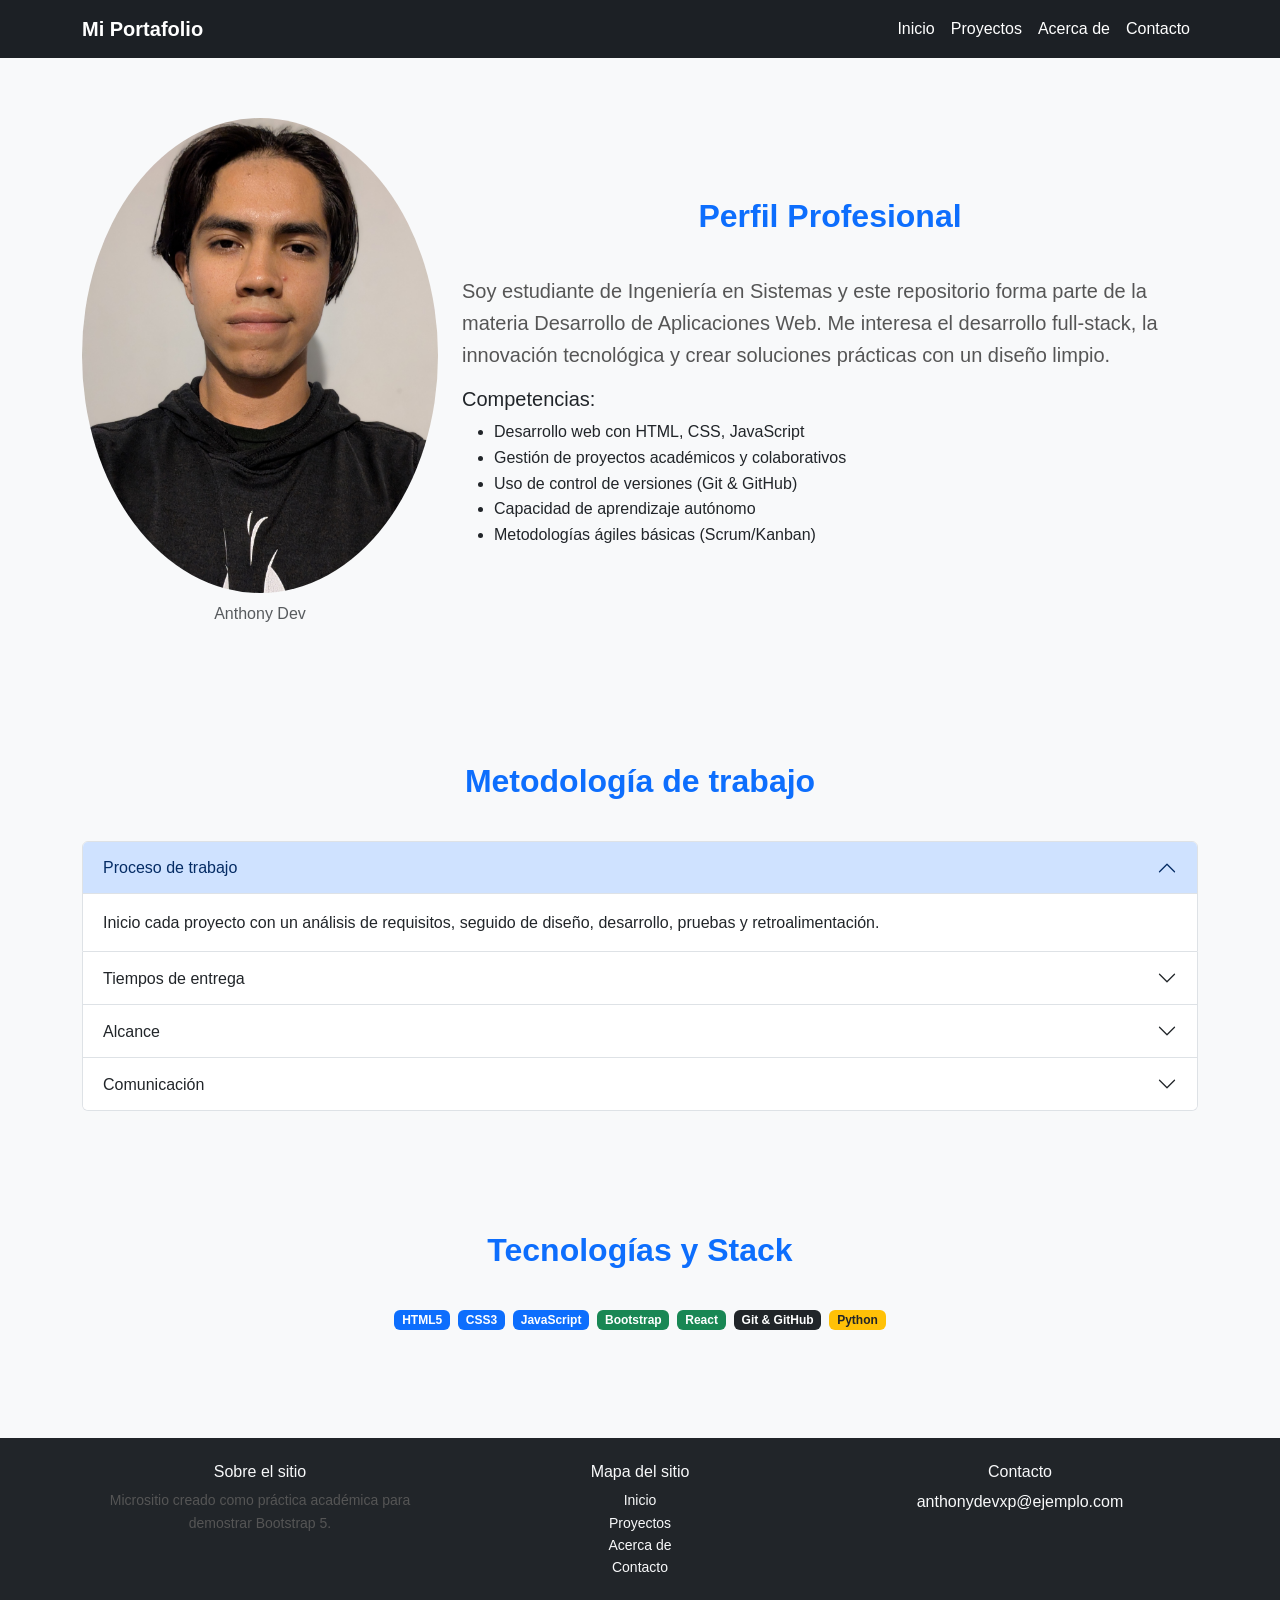
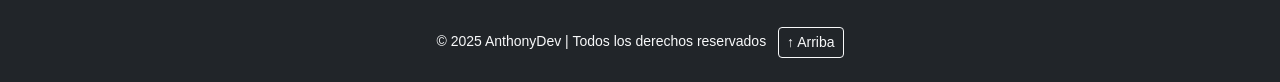
<file: practice_1/acerca.html>
<!DOCTYPE html>
<html lang="es">
<head>
  <meta charset="UTF-8">
  <meta name="viewport" content="width=device-width, initial-scale=1.0">
  <title>Acerca de</title>
  <link href="https://cdn.jsdelivr.net/npm/bootstrap@5.3.0/dist/css/bootstrap.min.css" rel="stylesheet">
  <link rel="stylesheet" href="./assets/css/styles.css"> <!-- CSS global -->
</head>
<body>

  <!-- Navbar -->
  <nav class="navbar navbar-expand-lg navbar-dark">
    <div class="container">
      <a class="navbar-brand fw-bold" href="index.html">Mi Portafolio</a>
      <button class="navbar-toggler" type="button" data-bs-toggle="collapse" data-bs-target="#navbarNav" title="button_navbar">
        <span class="navbar-toggler-icon"></span>
      </button>
      <div class="collapse navbar-collapse" id="navbarNav">
        <ul class="navbar-nav ms-auto">
          <li class="nav-item"><a class="nav-link" href="index.html">Inicio</a></li>
          <li class="nav-item"><a class="nav-link" href="proyectos.html">Proyectos</a></li>
          <li class="nav-item"><a class="nav-link active" href="acerca.html">Acerca de</a></li>
          <li class="nav-item"><a class="nav-link" href="contacto.html">Contacto</a></li>
        </ul>
      </div>
    </div>
  </nav>

  <section class="section">
    <div class="container">
      <div class="row align-items-center">

        <div class="col-12 col-md-4 text-center">
          <figure>
            <img src="./assets/img/perfil.jpg" alt="Foto de perfil de Anthony" class="img-fluid rounded-circle  border-primary">
            <figcaption class="mt-2 text-muted">Anthony Dev</figcaption>
          </figure>
        </div>

        <div class="col-12 col-md-8">
          <h2 class="section-title">Perfil Profesional</h2>
          <p class="lead">
            Soy estudiante de Ingeniería en Sistemas y este repositorio forma parte de la materia 
            <strong>Desarrollo de Aplicaciones Web</strong>.  
            Me interesa el desarrollo full-stack, la innovación tecnológica y crear soluciones prácticas con un diseño limpio.
          </p>
          <h5>Competencias:</h5>
          <ul>
            <li>Desarrollo web con HTML, CSS, JavaScript</li>
            <li>Gestión de proyectos académicos y colaborativos</li>
            <li>Uso de control de versiones (Git & GitHub)</li>
            <li>Capacidad de aprendizaje autónomo</li>
            <li>Metodologías ágiles básicas (Scrum/Kanban)</li>
          </ul>
        </div>
      </div>
    </div>
  </section>

  <section class="section bg-light">
    <div class="container">
      <h2 class="section-title text-center">Metodología de trabajo</h2>
      <div class="accordion" id="accordionMetodologia">
        <!-- Item 1 -->
        <div class="accordion-item">
          <h2 class="accordion-header" id="headingOne">
            <button class="accordion-button" type="button" data-bs-toggle="collapse" data-bs-target="#collapseOne">
              Proceso de trabajo
            </button>
          </h2>
          <div id="collapseOne" class="accordion-collapse collapse show" data-bs-parent="#accordionMetodologia">
            <div class="accordion-body">
              Inicio cada proyecto con un análisis de requisitos, seguido de diseño, desarrollo, pruebas y retroalimentación.
            </div>
          </div>
        </div>
        <!-- Item 2 -->
        <div class="accordion-item">
          <h2 class="accordion-header" id="headingTwo">
            <button class="accordion-button collapsed" type="button" data-bs-toggle="collapse" data-bs-target="#collapseTwo">
              Tiempos de entrega
            </button>
          </h2>
          <div id="collapseTwo" class="accordion-collapse collapse" data-bs-parent="#accordionMetodologia">
            <div class="accordion-body">
              Planifico los proyectos en fases cortas (sprints) para garantizar avances medibles y puntuales.
            </div>
          </div>
        </div>
        <!-- Item 3 -->
        <div class="accordion-item">
          <h2 class="accordion-header" id="headingThree">
            <button class="accordion-button collapsed" type="button" data-bs-toggle="collapse" data-bs-target="#collapseThree">
              Alcance
            </button>
          </h2>
          <div id="collapseThree" class="accordion-collapse collapse" data-bs-parent="#accordionMetodologia">
            <div class="accordion-body">
              Los proyectos están orientados al aprendizaje y la práctica académica, con enfoque en buenas prácticas de desarrollo.
            </div>
          </div>
        </div>
        <!-- Item 4 -->
        <div class="accordion-item">
          <h2 class="accordion-header" id="headingFour">
            <button class="accordion-button collapsed" type="button" data-bs-toggle="collapse" data-bs-target="#collapseFour">
              Comunicación
            </button>
          </h2>
          <div id="collapseFour" class="accordion-collapse collapse" data-bs-parent="#accordionMetodologia">
            <div class="accordion-body">
              Mantengo comunicación clara con colaboradores y clientes para llegar siempre a un buen acuerdo para ambas partes.
            </div>
          </div>
        </div>
      </div>
    </div>
  </section>

  <!--Sección Tecnologías -->
  <section class="section">
    <div class="container text-center">
      <h2 class="section-title">Tecnologías y Stack</h2>
      <div class="d-flex flex-wrap justify-content-center gap-2 mt-3">
        <span class="badge bg-primary">HTML5</span>
        <span class="badge bg-primary">CSS3</span>
        <span class="badge bg-primary">JavaScript</span>
        <span class="badge bg-success">Bootstrap</span>
        <span class="badge bg-success">React</span>
        <span class="badge bg-dark">Git & GitHub</span>
        <span class="badge bg-warning text-dark">Python</span>
      </div>
    </div>
  </section>

  <!-- Footer -->
  <footer class="bg-dark text-light pt-4 pb-4 mt-5">
    <div class="container">
      <div class="row">
        <!-- Columna 1 -->
        <div class="col-12 col-md-4 mb-3">
          <h6>Sobre el sitio</h6>
          <p class="small">Micrositio creado como práctica académica para demostrar Bootstrap 5.</p>
        </div>
        <!-- Columna 2 -->
        <div class="col-12 col-md-4 mb-3">
          <h6>Mapa del sitio</h6>
          <ul class="list-unstyled small">
            <li><a href="index.html" class="text-light text-decoration-none">Inicio</a></li>
            <li><a href="proyectos.html" class="text-light text-decoration-none">Proyectos</a></li>
            <li><a href="acerca.html" class="text-light text-decoration-none">Acerca de</a></li>
            <li><a href="contacto.html" class="text-light text-decoration-none">Contacto</a></li>
          </ul>
        </div>
        <!-- Columna 3 -->
        <div class="col-12 col-md-4 mb-3">
          <h6>Contacto</h6>
          <a href="mailto:anthonydevxp@gmail.com" class="text-light d-block mb-2">
            <i class="bi bi-envelope"></i> anthonydevxp@ejemplo.com
          </a>
          <a href="#" class="text-light me-2"><i class="bi bi-facebook"></i></a>
          <a href="#" class="text-light me-2"><i class="bi bi-twitter"></i></a>
          <a href="#" class="text-light"><i class="bi bi-linkedin"></i></a>
        </div>
      </div>
      <div class="text-center small mt-3">
        © 2025 AnthonyDev | Todos los derechos reservados  
        <a href="#top" class="btn btn-sm btn-outline-light ms-2">↑ Arriba</a>
      </div>
    </div>
  </footer>

  <!-- Bootstrap JS -->
  <script src="https://cdn.jsdelivr.net/npm/bootstrap@5.3.0/dist/js/bootstrap.bundle.min.js"></script>
</body>
</html>
</file>
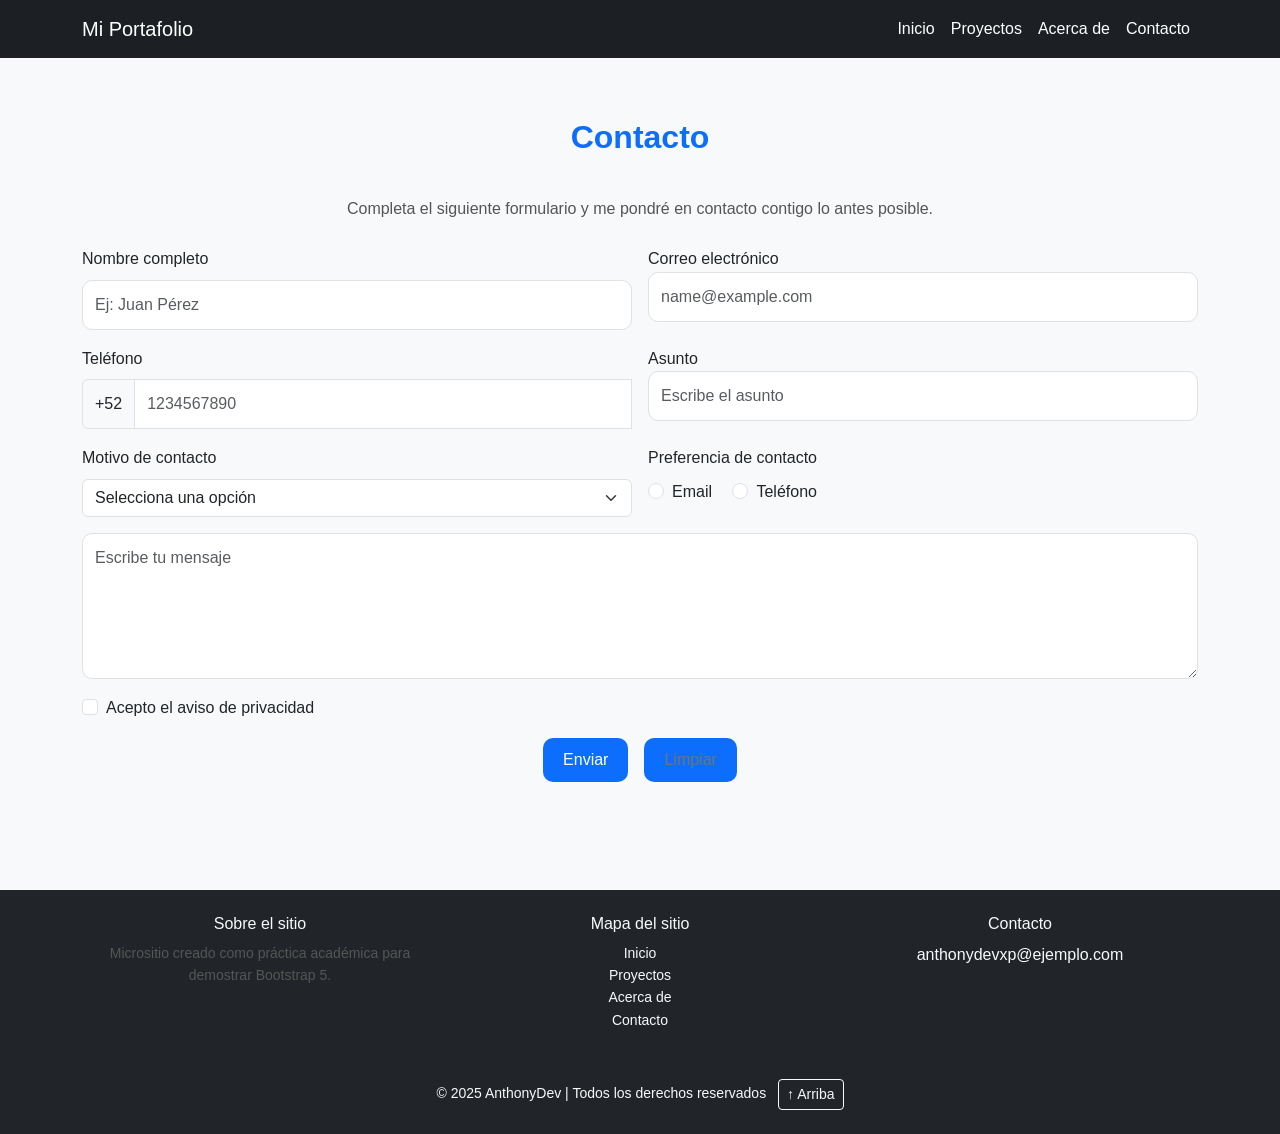
<file: practice_1/contacto.html>
<!DOCTYPE html>
<html lang="es">
<head>
  <meta charset="UTF-8">
  <meta name="viewport" content="width=device-width, initial-scale=1.0">
  <title>Contacto</title>
  <link href="https://cdn.jsdelivr.net/npm/bootstrap@5.3.3/dist/css/bootstrap.min.css" rel="stylesheet">
  <link rel="stylesheet" href="assets/css/styles.css">
</head>
<body>

  <!-- 🔹 Navbar -->
  <nav class="navbar navbar-expand-lg navbar-dark">
    <div class="container">
      <a class="navbar-brand" href="index.html">Mi Portafolio</a>
      <button class="navbar-toggler" type="button" data-bs-toggle="collapse" data-bs-target="#navbarNav" title="Toggle navigation">
        <span class="navbar-toggler-icon"></span>
      </button>
      <div class="collapse navbar-collapse" id="navbarNav">
        <ul class="navbar-nav ms-auto">
          <li class="nav-item"><a class="nav-link" href="index.html">Inicio</a></li>
          <li class="nav-item"><a class="nav-link" href="proyectos.html">Proyectos</a></li>
          <li class="nav-item"><a class="nav-link" href="acerca.html">Acerca de</a></li>
          <li class="nav-item"><a class="nav-link active" href="contacto.html">Contacto</a></li>
        </ul>
      </div>
    </div>
  </nav>

  <!-- 🔹 Contacto -->
  <section class="section">
    <div class="container">
      <h1 class="section-title">Contacto</h1>
      <p class="text-center mb-4">Completa el siguiente formulario y me pondré en contacto contigo lo antes posible.</p>

      <form class="needs-validation" novalidate>
        <div class="row g-3">

          <!-- Nombre -->
          <div class="col-12 col-md-6">
            <label for="nombre" class="form-label">Nombre completo</label>
            <input type="text" class="form-control" id="nombre" required minlength="3" placeholder="Ej: Juan Pérez">
            <div class="invalid-feedback">Ingresa al menos 3 caracteres.</div>
          </div>

          <!-- Email con form-floating -->
          <div class="col-12 col-md-6">
            <label for="email">Correo electrónico</label>
            <input type="email" class="form-control" id="email" placeholder="name@example.com" required>
            <div class="invalid-feedback">Ingresa un correo válido.</div>
          </div>

          <!-- Teléfono con input-group -->
          <div class="col-12 col-md-6">
            <label for="telefono" class="form-label">Teléfono</label>
            <div class="input-group">
              <span class="input-group-text">+52</span>
              <input type="tel" class="form-control" id="telefono" pattern="[0-9]{10}" placeholder="1234567890">
              <div class="invalid-feedback">Debe contener 10 dígitos numéricos.</div>
            </div>
          </div>

          <!-- Asunto con form-floating -->
          <div class="col-12 col-md-6">
            <label for="asunto">Asunto</label>
            <input type="text" class="form-control" id="asunto" placeholder="Escribe el asunto" required minlength="5">
            
            <div class="invalid-feedback">Debe tener al menos 5 caracteres.</div>
          </div>

          <!-- Motivo de contacto -->
          <div class="col-12 col-md-6">
            <label for="motivo" class="form-label">Motivo de contacto</label>
            <select class="form-select" id="motivo" required>
              <option value="" selected disabled>Selecciona una opción</option>
              <option>Cotización</option>
              <option>Colaboración</option>
              <option>Soporte</option>
              <option>Otro</option>
            </select>
            <div class="invalid-feedback">Selecciona un motivo.</div>
          </div>

          <!-- Preferencia de contacto -->
          <div class="col-12 col-md-6">
            <label class="form-label d-block">Preferencia de contacto</label>
            <div class="form-check form-check-inline">
              <input class="form-check-input" type="radio" name="preferencia" id="prefEmail" required>
              <label class="form-check-label" for="prefEmail">Email</label>
            </div>
            <div class="form-check form-check-inline">
              <input class="form-check-input" type="radio" name="preferencia" id="prefTel" required>
              <label class="form-check-label" for="prefTel">Teléfono</label>
            </div>
            <div class="invalid-feedback">Selecciona una opción.</div>
          </div>

          <!-- Mensaje con form-floating -->
          <div class="col-12">
            <textarea class="form-control" id="mensaje" placeholder="Escribe tu mensaje" rows="5" required minlength="10"></textarea>
            <div class="invalid-feedback">El mensaje debe tener al menos 10 caracteres.</div>
          </div>

          <!-- Consentimiento -->
          <div class="col-12">
            <div class="form-check">
              <input class="form-check-input" type="checkbox" id="consentimiento" required>
              <label class="form-check-label" for="consentimiento">Acepto el aviso de privacidad</label>
              <div class="invalid-feedback">Debes aceptar antes de enviar.</div>
            </div>
          </div>

          <!-- Botones -->
          <div class="col-12 d-flex justify-content-center gap-3">
            <button class="btn btn-success" type="submit">Enviar</button>
            <button class="btn btn-outline-secondary" type="reset">Limpiar</button>
          </div>
        </div>
      </form>
    </div>
  </section>

  <!-- Footer -->
  <footer class="bg-dark text-light pt-4 pb-4 mt-5">
    <div class="container">
      <div class="row">
        <!-- Columna 1 -->
        <div class="col-12 col-md-4 mb-3">
          <h6>Sobre el sitio</h6>
          <p class="small">Micrositio creado como práctica académica para demostrar Bootstrap 5.</p>
        </div>
        <!-- Columna 2 -->
        <div class="col-12 col-md-4 mb-3">
          <h6>Mapa del sitio</h6>
          <ul class="list-unstyled small">
            <li><a href="index.html" class="text-light text-decoration-none">Inicio</a></li>
            <li><a href="proyectos.html" class="text-light text-decoration-none">Proyectos</a></li>
            <li><a href="acerca.html" class="text-light text-decoration-none">Acerca de</a></li>
            <li><a href="contacto.html" class="text-light text-decoration-none">Contacto</a></li>
          </ul>
        </div>
        <!-- Columna 3 -->
        <div class="col-12 col-md-4 mb-3">
          <h6>Contacto</h6>
          <a href="mailto:anthonydevxp@gmail.com" class="text-light d-block mb-2">
            <i class="bi bi-envelope"></i> anthonydevxp@ejemplo.com
          </a>
          <a href="#" class="text-light me-2"><i class="bi bi-facebook"></i></a>
          <a href="#" class="text-light me-2"><i class="bi bi-twitter"></i></a>
          <a href="#" class="text-light"><i class="bi bi-linkedin"></i></a>
        </div>
      </div>
      <div class="text-center small mt-3">
        © 2025 AnthonyDev | Todos los derechos reservados  
        <a href="#top" class="btn btn-sm btn-outline-light ms-2">↑ Arriba</a>
      </div>
    </div>
  </footer>

  <script src="https://cdn.jsdelivr.net/npm/bootstrap@5.3.3/dist/js/bootstrap.bundle.min.js"></script>
</body>
</html>
</file>
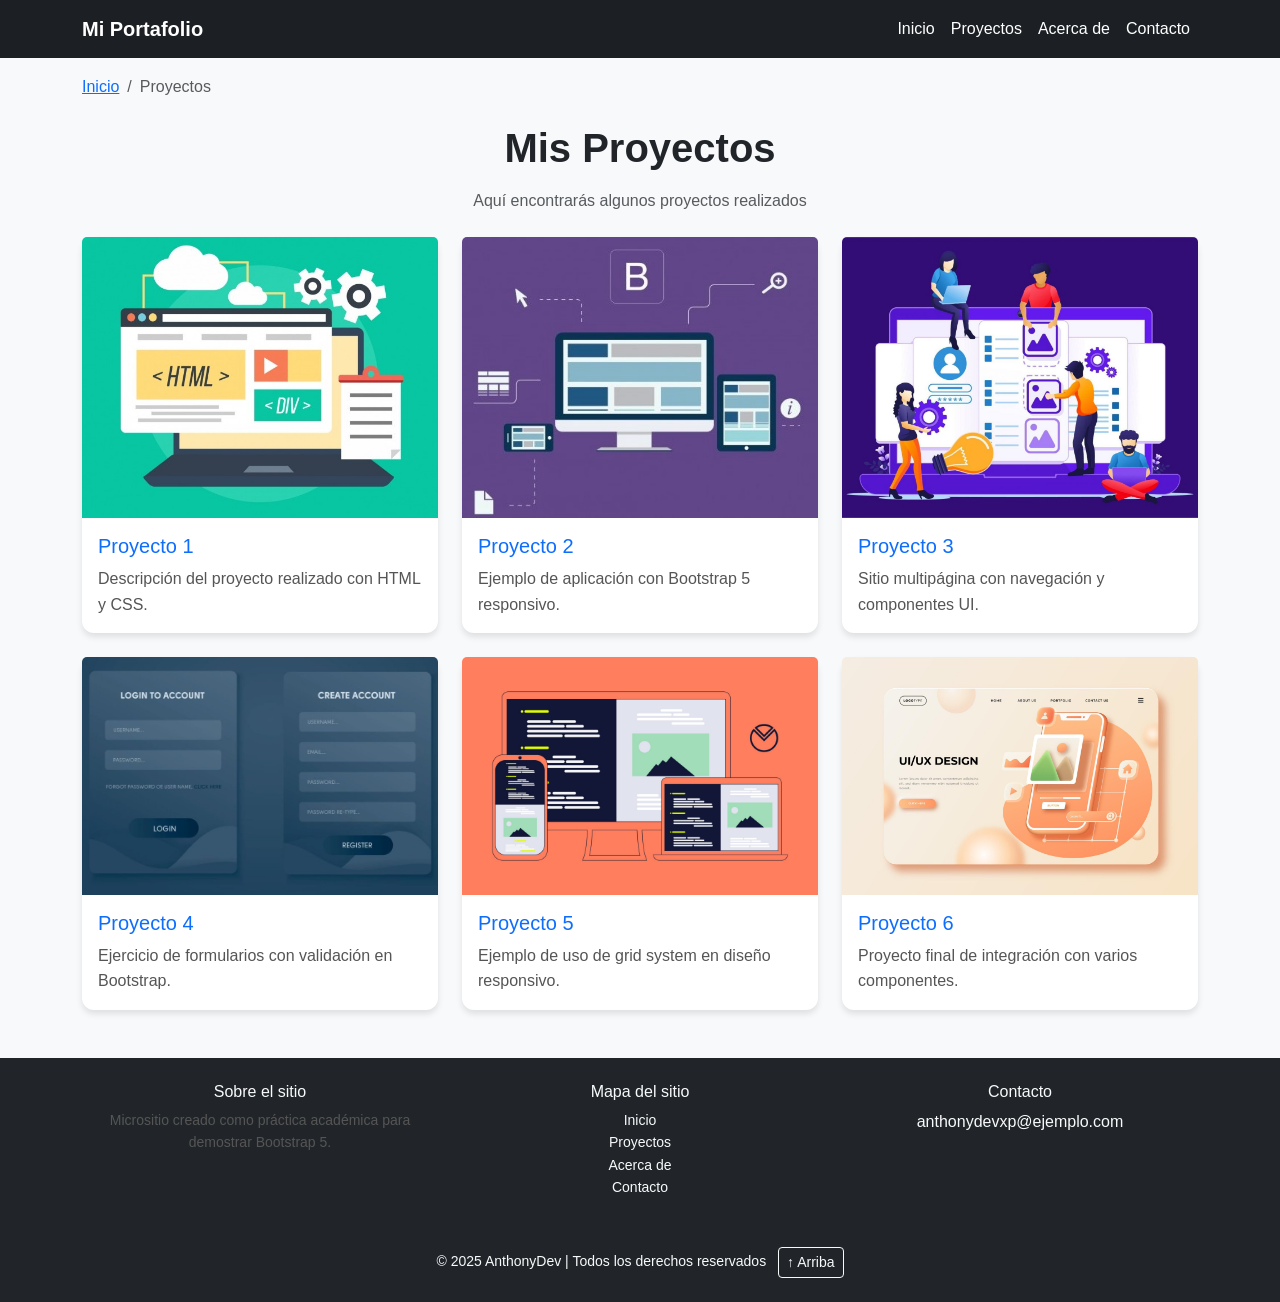
<file: practice_1/proyectos.html>
<!DOCTYPE html>
<html lang="es">
<head>
  <meta charset="UTF-8">
  <meta name="viewport" content="width=device-width, initial-scale=1.0">
  <title>Proyectos - Desarrollo Web</title>
  <!-- Bootstrap 5 -->
  <link href="https://cdn.jsdelivr.net/npm/bootstrap@5.3.3/dist/css/bootstrap.min.css" rel="stylesheet">
  <!-- CSS personalizado -->
  <link rel="stylesheet" href="assets/css/styles.css">
</head>
<body>
  <!-- 🔹 Navbar -->
  <nav class="navbar navbar-expand-lg navbar-dark">
    <div class="container">
      <a class="navbar-brand fw-bold" href="index.html">Mi Portafolio</a>
      <button class="navbar-toggler" type="button" data-bs-toggle="collapse" data-bs-target="#menuNav">
        <span class="navbar-toggler-icon"></span>
      </button>
      <div class="collapse navbar-collapse" id="menuNav">
        <ul class="navbar-nav ms-auto">
          <li class="nav-item"><a class="nav-link" href="index.html">Inicio</a></li>
          <li class="nav-item"><a class="nav-link active" href="proyectos.html">Proyectos</a></li>
          <li class="nav-item"><a class="nav-link" href="acerca.html">Acerca de</a></li>
          <li class="nav-item"><a class="nav-link" href="contacto.html">Contacto</a></li>
        </ul>
      </div>
    </div>
  </nav>

  <!-- 🔹 Breadcrumb -->
  <div class="container my-3">
    <nav aria-label="breadcrumb">
      <ol class="breadcrumb">
        <li class="breadcrumb-item"><a href="index.html">Inicio</a></li>
        <li class="breadcrumb-item active" aria-current="page">Proyectos</li>
      </ol>
    </nav>
  </div>

  <!-- 🔹 Título -->
  <section class="container text-center my-4">
    <h1 class="fw-bold">Mis Proyectos</h1>
    <p class="text-muted">Aquí encontrarás algunos proyectos realizados</p>
  </section>

  <!-- 🔹 Galería de Proyectos -->
  <section class="container">
    <div class="row g-4">
      <!-- Proyecto 1 -->
      <div class="col-12 col-md-6 col-lg-4">
        <div class="card h-100">
          <img src="assets/img/project1.jpg" class="card-img-top" alt="Proyecto 1">
          <div class="card-body">
            <h5 class="card-title">Proyecto 1</h5>
            <p class="card-text">Descripción del proyecto realizado con HTML y CSS.</p>
          </div>
        </div>
      </div>

      <!-- Proyecto 2 -->
      <div class="col-12 col-md-6 col-lg-4">
        <div class="card h-100">
          <img src="assets/img/project2.jpg" class="card-img-top" alt="Proyecto 2">
          <div class="card-body">
            <h5 class="card-title">Proyecto 2</h5>
            <p class="card-text">Ejemplo de aplicación con Bootstrap 5 responsivo.</p>
          </div>
        </div>
      </div>

      <!-- Proyecto 3 -->
      <div class="col-12 col-md-6 col-lg-4">
        <div class="card h-100">
          <img src="assets/img/project3.jpg" class="card-img-top" alt="Proyecto 3">
          <div class="card-body">
            <h5 class="card-title">Proyecto 3</h5>
            <p class="card-text">Sitio multipágina con navegación y componentes UI.</p>
          </div>
        </div>
      </div>

      <!-- Proyecto 4 -->
      <div class="col-12 col-md-6 col-lg-4">
        <div class="card h-100">
          <img src="assets/img/project4.jpg" class="card-img-top" alt="Proyecto 4">
          <div class="card-body">
            <h5 class="card-title">Proyecto 4</h5>
            <p class="card-text">Ejercicio de formularios con validación en Bootstrap.</p>
          </div>
        </div>
      </div>

      <!-- Proyecto 5 -->
      <div class="col-12 col-md-6 col-lg-4">
        <div class="card h-100">
          <img src="assets/img/project5.jpg" class="card-img-top" alt="Proyecto 5">
          <div class="card-body">
            <h5 class="card-title">Proyecto 5</h5>
            <p class="card-text">Ejemplo de uso de grid system en diseño responsivo.</p>
          </div>
        </div>
      </div>

      <!-- Proyecto 6 -->
      <div class="col-12 col-md-6 col-lg-4">
        <div class="card h-100">
          <img src="assets/img/project6.jpg" class="card-img-top" alt="Proyecto 6">
          <div class="card-body">
            <h5 class="card-title">Proyecto 6</h5>
            <p class="card-text">Proyecto final de integración con varios componentes.</p>
          </div>
        </div>
      </div>
    </div>
  </section>

  <!-- Footer -->
  <footer class="bg-dark text-light pt-4 pb-4 mt-5">
    <div class="container">
      <div class="row">
        <!-- Columna 1 -->
        <div class="col-12 col-md-4 mb-3">
          <h6>Sobre el sitio</h6>
          <p class="small">Micrositio creado como práctica académica para demostrar Bootstrap 5.</p>
        </div>
        <!-- Columna 2 -->
        <div class="col-12 col-md-4 mb-3">
          <h6>Mapa del sitio</h6>
          <ul class="list-unstyled small">
            <li><a href="index.html" class="text-light text-decoration-none">Inicio</a></li>
            <li><a href="proyectos.html" class="text-light text-decoration-none">Proyectos</a></li>
            <li><a href="acerca.html" class="text-light text-decoration-none">Acerca de</a></li>
            <li><a href="contacto.html" class="text-light text-decoration-none">Contacto</a></li>
          </ul>
        </div>
        <!-- Columna 3 -->
        <div class="col-12 col-md-4 mb-3">
          <h6>Contacto</h6>
          <a href="mailto:anthonydevxp@gmail.com" class="text-light d-block mb-2">
            <i class="bi bi-envelope"></i> anthonydevxp@ejemplo.com
          </a>
          <a href="#" class="text-light me-2"><i class="bi bi-facebook"></i></a>
          <a href="#" class="text-light me-2"><i class="bi bi-twitter"></i></a>
          <a href="#" class="text-light"><i class="bi bi-linkedin"></i></a>
        </div>
      </div>
      <div class="text-center small mt-3">
        © 2025 AnthonyDev | Todos los derechos reservados  
        <a href="#top" class="btn btn-sm btn-outline-light ms-2">↑ Arriba</a>
      </div>
    </div>
  </footer>

  <!-- Bootstrap JS -->
  <script src="https://cdn.jsdelivr.net/npm/bootstrap@5.3.3/dist/js/bootstrap.bundle.min.js"></script>
</body>
</html>
</file>
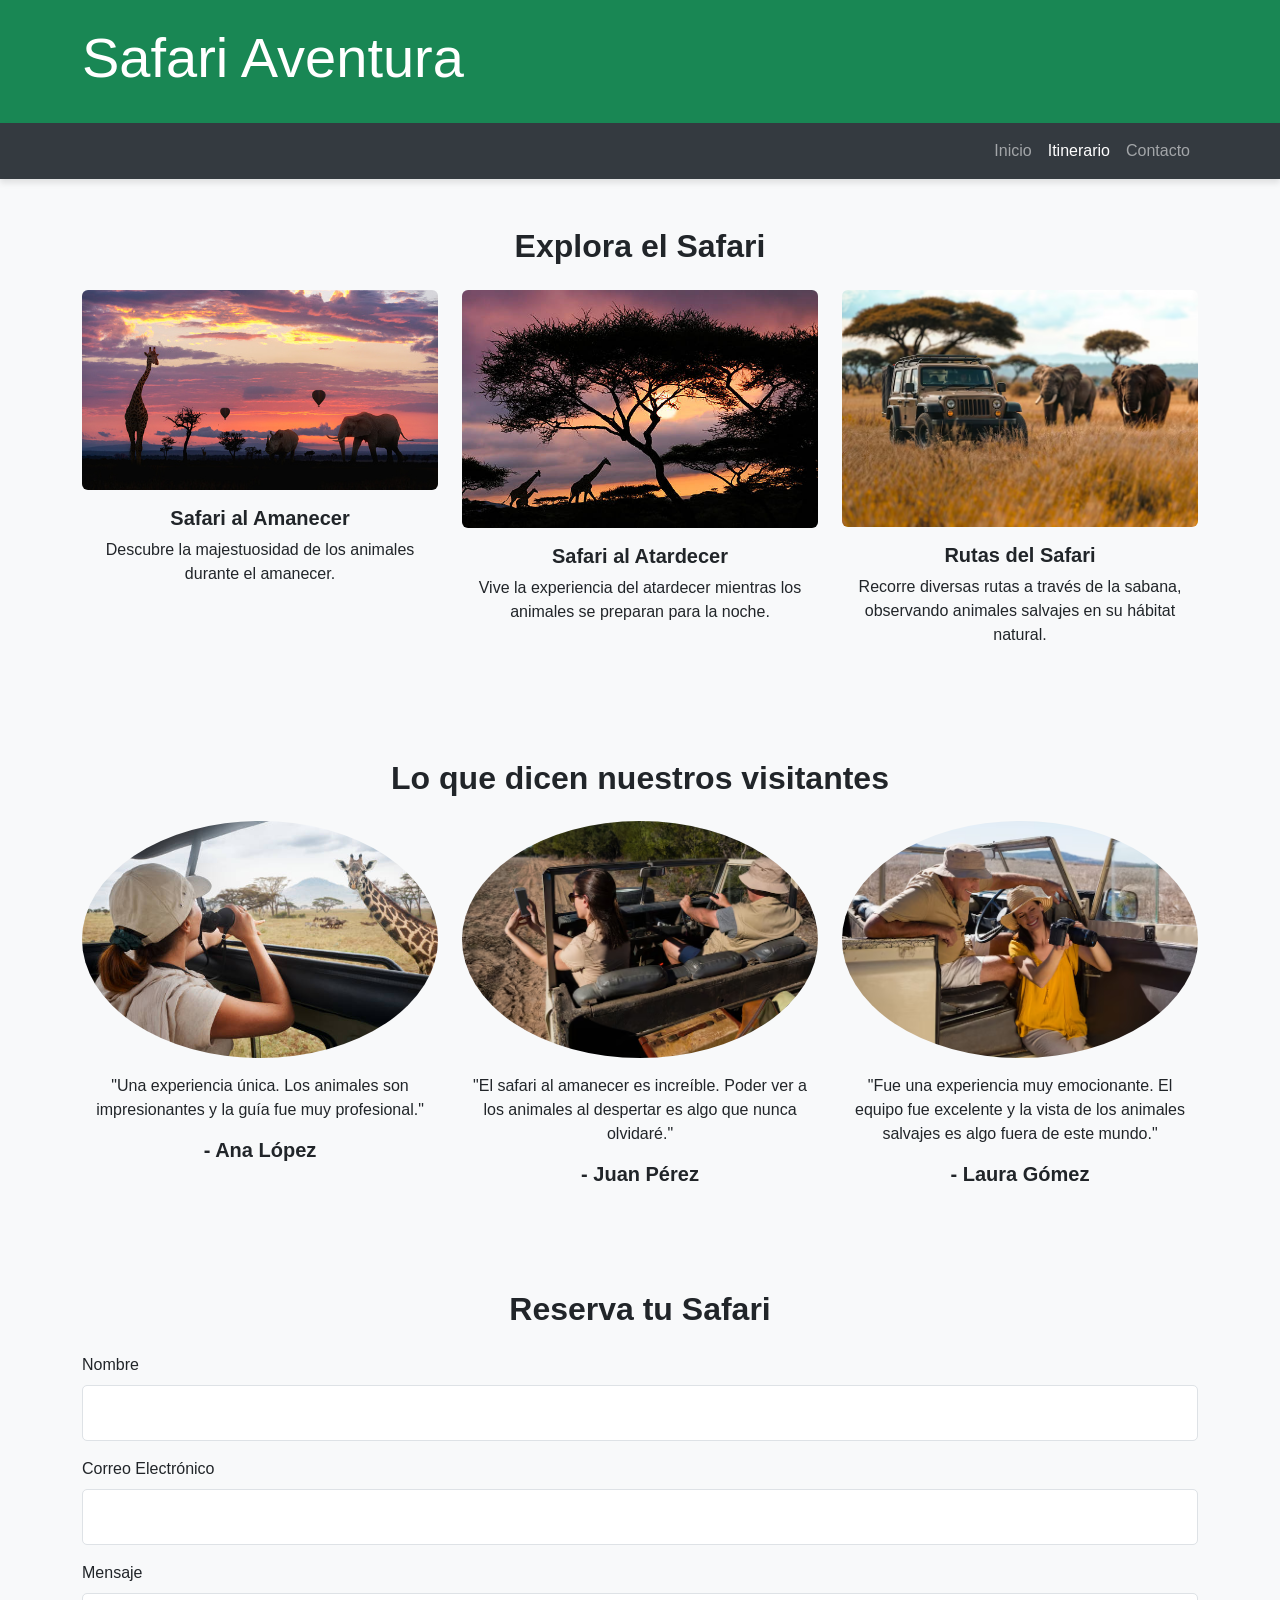
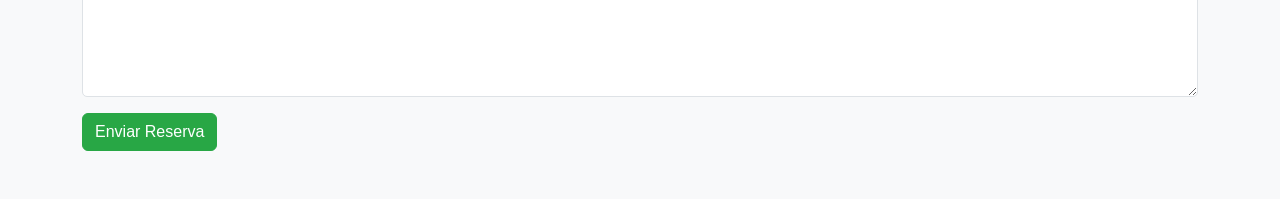
<file: practice_5/contacto.html>
<!DOCTYPE html>
<html lang="es">
<head>
  <meta charset="UTF-8">
  <meta name="viewport" content="width=device-width, initial-scale=1.0">
  <title>Contacto - Safari Aventura</title>
  <link href="https://cdn.jsdelivr.net/npm/bootstrap@5.0.0-beta2/dist/css/bootstrap.min.css" rel="stylesheet">
  <link rel="stylesheet" href="css/style.css">
</head>
<body>

  <!-- Encabezado -->
  <header class="bg-success text-white py-4 ">
    <div class="container">
      <h1 class="display-4">Safari Aventura</h1>
    </div>
  </header>

  <nav class="navbar navbar-expand-lg navbar-dark ">
  <div class="container">
    <!-- Botón hamburguesa -->
    <button
      class="navbar-toggler"
      type="button"
      data-bs-toggle="collapse"
      data-bs-target="#mainNav"
      aria-controls="mainNav"
      aria-expanded="false"
      aria-label="Mostrar navegación">
      <span class="navbar-toggler-icon"></span>
    </button>

    <!-- Menú centrado -->
    <div class="collapse navbar-collapse justify-content-center" id="mainNav">
      <ul class="navbar-nav">
        <li class="nav-item">
          <a class="nav-link" href="index.html">Inicio</a>
        </li>
        <li class="nav-item">
          <a class="nav-link active" aria-current="page" href="itinerario.html">Itinerario</a>
        </li>
        <li class="nav-item">
          <a class="nav-link" href="contacto.html">Contacto</a>
        </li>
      </ul>
    </div>
  </div>
</nav>


  <!-- Sección de Galería de Imágenes -->
  <section id="galeria" class="container py-5 ">
    <h2 class="text-center mb-4">Explora el Safari</h2>
    <div class="row">

      <div class="col-md-4">
        <img src="img/amanecer-safari.jpg" class="img-fluid rounded" alt="Safari al Amanecer">
        <h5 class="mt-3 text-center">Safari al Amanecer</h5>
        <p class="text-center">Descubre la majestuosidad de los animales durante el amanecer.</p>
      </div>

      <div class="col-md-4">
        <img src="img/atardecer-safari.jpg" class="img-fluid rounded" alt="Safari al Atardecer">
        <h5 class="mt-3 text-center">Safari al Atardecer</h5>
        <p class="text-center">Vive la experiencia del atardecer mientras los animales se preparan para la noche.</p>
      </div>

      <div class="col-md-4">
        <img src="img/safari3.jpg" class="img-fluid rounded" alt="Rutas del Safari">
        <h5 class="mt-3 text-center">Rutas del Safari</h5>
        <p class="text-center">Recorre diversas rutas a través de la sabana, observando animales salvajes en su hábitat natural.</p>
      </div>

    </div>
  </section>

  <!-- Sección de Testimonios -->
<section id="testimonios" class="bg-light py-5">
  <div class="container">
    <h2 class="text-center mb-4">Lo que dicen nuestros visitantes</h2>
    <div class="row">

      <div class="col-md-4">
        <div class="testimonial text-center">
          <img src="img/testimonial1.jpg" class="img-fluid rounded-circle mb-3" alt="Cliente 1">
          <p>"Una experiencia única. Los animales son impresionantes y la guía fue muy profesional."</p>
          <h5>- Ana López</h5>
        </div>
      </div>

      <div class="col-md-4">
        <div class="testimonial text-center">
          <img src="img/testimonial2.jpg" class="img-fluid rounded-circle mb-3" alt="Cliente 2">
          <p>"El safari al amanecer es increíble. Poder ver a los animales al despertar es algo que nunca olvidaré."</p>
          <h5>- Juan Pérez</h5>
        </div>
      </div>

      <div class="col-md-4">
        <div class="testimonial text-center">
          <img src="img/testimonial3.jpg" class="img-fluid rounded-circle mb-3" alt="Cliente 3">
          <p>"Fue una experiencia muy emocionante. El equipo fue excelente y la vista de los animales salvajes es algo fuera de este mundo."</p>
          <h5>- Laura Gómez</h5>
        </div>
      </div>

    </div>
  </div>
</section>

<!-- Sección de Formulario de Contacto -->
<section id="contacto" class="container py-5">
  <h2 class="text-center mb-4">Reserva tu Safari</h2>
  <form id="contact-form">

    <!-- Campo Nombre -->
    <div class="mb-3">
      <label for="nombre" class="form-label">Nombre</label>
      <input type="text" class="form-control" id="nombre" required>
    </div>

    <!-- Campo Correo Electrónico -->
    <div class="mb-3">
      <label for="email" class="form-label">Correo Electrónico</label>
      <input type="email" class="form-control" id="email" required>
    </div>

    <!-- Campo Mensaje -->
    <div class="mb-3">
      <label for="mensaje" class="form-label">Mensaje</label>
      <textarea class="form-control" id="mensaje" rows="3" required></textarea>
    </div>

    <!-- Botón Enviar -->
    <button type="submit" class="btn btn-success">Enviar Reserva</button>
  </form>
</section>

<!-- Alertas -->
<div id="alert-container"></div>

<script src="js/script.js"></script>
<script src="https://cdn.jsdelivr.net/npm/bootstrap@5.0.0-beta2/dist/js/bootstrap.bundle.min.js"></script>
</body>
</html>
</file>
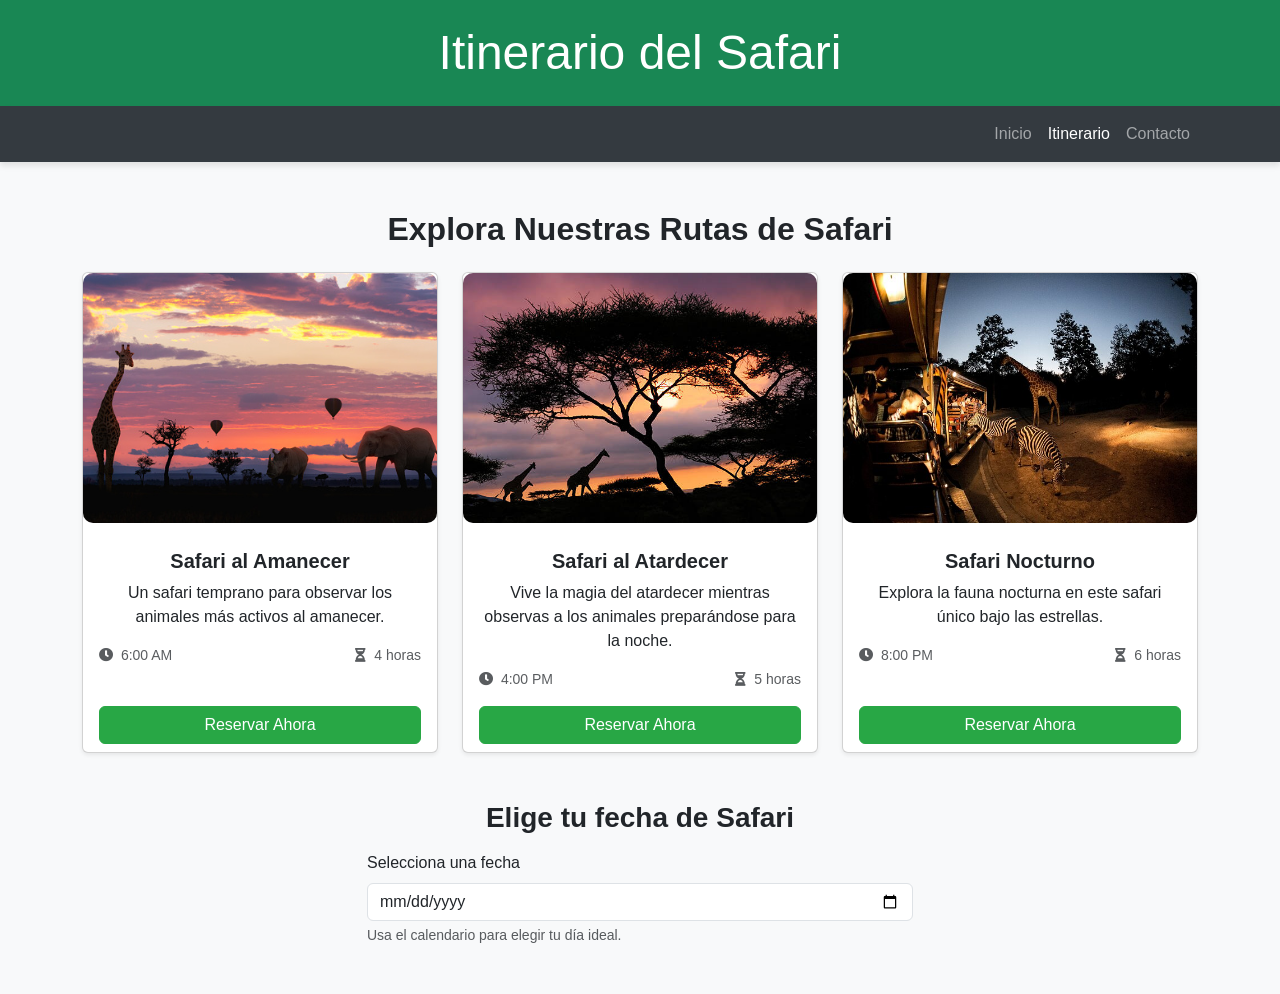
<file: practice_5/itinerario.html>
<!DOCTYPE html>
<html lang="es">
<head>
  <meta charset="UTF-8" />
  <meta name="viewport" content="width=device-width, initial-scale=1.0" />
  <title>Itinerario - Safari Aventura</title>

  <!-- (Opcional pero recomendado) alinear versión con index.html -->
  <link href="https://cdn.jsdelivr.net/npm/bootstrap@5.3.2/dist/css/bootstrap.min.css" rel="stylesheet" />

  <link rel="stylesheet" href="css/style.css" />
  <link href="https://cdnjs.cloudflare.com/ajax/libs/font-awesome/5.15.4/css/all.min.css" rel="stylesheet" />
</head>
<body>

  <!-- Encabezado (título) -->
<header class="bg-success text-white py-4">
  <div class="container text-center">
    <h1 class="display-5 mb-0">Itinerario del Safari</h1>
  </div>
</header>

<!-- Navbar centrada (respeta el CSS del profesor) -->
<nav class="navbar navbar-expand-lg navbar-dark">
  <div class="container">
    <!-- Botón hamburguesa -->
    <button
      class="navbar-toggler"
      type="button"
      data-bs-toggle="collapse"
      data-bs-target="#mainNav"
      aria-controls="mainNav"
      aria-expanded="false"
      aria-label="Mostrar navegación">
      <span class="navbar-toggler-icon"></span>
    </button>

    <!-- Menú centrado -->
    <div class="collapse navbar-collapse justify-content-center" id="mainNav">
      <ul class="navbar-nav">
        <li class="nav-item">
          <a class="nav-link" href="index.html">Inicio</a>
        </li>
        <li class="nav-item">
          <a class="nav-link active" aria-current="page" href="itinerario.html">Itinerario</a>
        </li>
        <li class="nav-item">
          <a class="nav-link" href="contacto.html">Contacto</a>
        </li>
      </ul>
    </div>
  </div>
</nav>


  <!-- Sección de Itinerarios -->
  <main>
    <section id="itinerarios" class="container py-5">
      <h2 class="text-center mb-4">Explora Nuestras Rutas de Safari</h2>

      <div class="row g-4">
        <!-- Safari al Amanecer -->
        <div class="col-12 col-md-6 col-lg-4">
          <div class="card h-100 shadow-sm">
            <img src="img/amanecer-safari.jpg" class="card-img-top" alt="Safari al Amanecer" loading="lazy" />
            <div class="card-body">
              <h5 class="card-title">Safari al Amanecer</h5>
              <p class="card-text">Un safari temprano para observar los animales más activos al amanecer.</p>
              <div class="d-flex justify-content-between align-items-center text-muted small">
                <span><i class="fas fa-clock me-1"></i> 6:00 AM</span>
                <span><i class="fas fa-hourglass-half me-1"></i> 4 horas</span>
              </div>
            </div>
            <div class="card-footer bg-transparent border-0 pt-0">
              <button class="btn btn-success w-100">Reservar Ahora</button>
            </div>
          </div>
        </div>

        <!-- Safari al Atardecer -->
        <div class="col-12 col-md-6 col-lg-4">
          <div class="card h-100 shadow-sm">
            <img src="img/atardecer-safari.jpg" class="card-img-top" alt="Safari al Atardecer" loading="lazy" />
            <div class="card-body">
              <h5 class="card-title">Safari al Atardecer</h5>
              <p class="card-text">Vive la magia del atardecer mientras observas a los animales preparándose para la noche.</p>
              <div class="d-flex justify-content-between align-items-center text-muted small">
                <span><i class="fas fa-clock me-1"></i> 4:00 PM</span>
                <span><i class="fas fa-hourglass-half me-1"></i> 5 horas</span>
              </div>
            </div>
            <div class="card-footer bg-transparent border-0 pt-0">
              <button class="btn btn-success w-100">Reservar Ahora</button>
            </div>
          </div>
        </div>

        <!-- Safari Nocturno -->
        <div class="col-12 col-md-6 col-lg-4">
          <div class="card h-100 shadow-sm">
            <img src="img/nocturno-safari.jpg" class="card-img-top" alt="Safari Nocturno" loading="lazy" />
            <div class="card-body">
              <h5 class="card-title">Safari Nocturno</h5>
              <p class="card-text">Explora la fauna nocturna en este safari único bajo las estrellas.</p>
              <div class="d-flex justify-content-between align-items-center text-muted small">
                <span><i class="fas fa-clock me-1"></i> 8:00 PM</span>
                <span><i class="fas fa-hourglass-half me-1"></i> 6 horas</span>
              </div>
            </div>
            <div class="card-footer bg-transparent border-0 pt-0">
              <button class="btn btn-success w-100">Reservar Ahora</button>
            </div>
          </div>
        </div>
      </div>

      <!-- Calendario Interactivo para Selección de Fechas -->
      <div class="mt-5">
        <h3 class="text-center mb-3">Elige tu fecha de Safari</h3>
        <div class="row justify-content-center">
          <div class="col-12 col-md-6">
            <label for="fecha-safari" class="form-label">Selecciona una fecha</label>
            <input type="date" class="form-control" id="fecha-safari" aria-describedby="ayuda-fecha" />
            <div id="ayuda-fecha" class="form-text">Usa el calendario para elegir tu día ideal.</div>
          </div>
        </div>
      </div>
    </section>
  </main>

  <script src="js/script.js"></script>
  <script src="https://cdn.jsdelivr.net/npm/bootstrap@5.3.2/dist/js/bootstrap.bundle.min.js"></script>
</body>
</html>
</file>
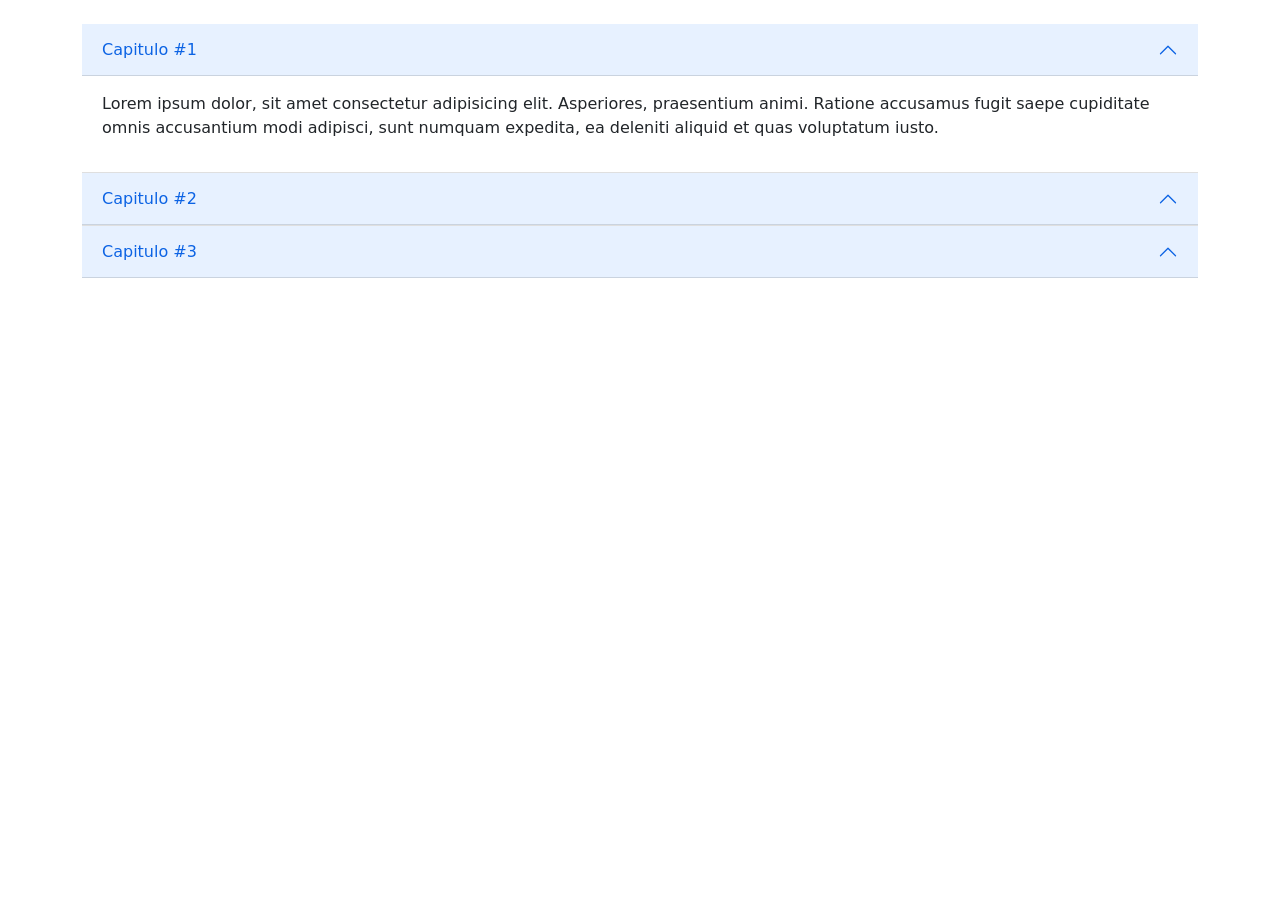
<file: practice_3/Bootstrap/acordeon.html>
<!DOCTYPE html>
<html lang="en">
<head>
	<meta charset="UTF-8">
	<meta http-equiv="X-UA-Compatible" content="IE=edge">
	<meta name="viewport" content="width=device-width, initial-scale=1.0">
	<title>Acordeon</title>
	<link rel="stylesheet" href="css/bootstrap.min.css">
</head>
<body>
	<div class="container">
		<div class="row mt-4">
			<div class="col">
				<div class="accordion accordion-flush" id="temario">
					<!-- Elemento #1 -->
					<div class="accordion-item">
						<h2 class="accordion-header" id="encabezado-1">
							<button
								class="accordion-button"
								type="button"
								data-bs-toggle="collapse"
								data-bs-target="#elemento-1"
								aria-expanded="true"
								aria-controles="elemento-1"
							>
								Capitulo #1
							</button>
						</h2>

						<div
							id="elemento-1"
							class="accordion-collapse collapse show"
							aria-labelledby="encabezado-1"
							data-bs-parent="#temario"
						>
							<div class="accordion-body">
								<p>Lorem ipsum dolor, sit amet consectetur adipisicing elit. Asperiores, praesentium animi. Ratione accusamus fugit saepe cupiditate omnis accusantium modi adipisci, sunt numquam expedita, ea deleniti aliquid et quas voluptatum iusto.</p>
							</div>
						</div>
					</div>

					<!-- Elemento #2 -->
					<div class="accordion-item">
						<h2 class="accordion-header" id="encabezado-2">
							<button
								class="accordion-button"
								type="button"
								data-bs-toggle="collapse"
								data-bs-target="#elemento-2"
								aria-expanded="true"
								aria-controles="elemento-2"
							>
								Capitulo #2
							</button>
						</h2>

						<div
							id="elemento-2"
							class="accordion-collapse collapse"
							aria-labelledby="encabezado-2"
							data-bs-parent="#temario"
						>
							<div class="accordion-body">
								<p>Lorem ipsum dolor, sit amet consectetur adipisicing elit. Asperiores, praesentium animi. Ratione accusamus fugit saepe cupiditate omnis accusantium modi adipisci, sunt numquam expedita, ea deleniti aliquid et quas voluptatum iusto.</p>
							</div>
						</div>
					</div>

					<!-- Elemento #3 -->
					<div class="accordion-item">
						<h2 class="accordion-header" id="encabezado-3">
							<button
								class="accordion-button"
								type="button"
								data-bs-toggle="collapse"
								data-bs-target="#elemento-3"
								aria-expanded="true"
								aria-controles="elemento-3"
							>
								Capitulo #3
							</button>
						</h2>

						<div
							id="elemento-3"
							class="accordion-collapse collapse"
							aria-labelledby="encabezado-3"
							data-bs-parent="#temario"
						>
							<div class="accordion-body">
								<p>Lorem ipsum dolor, sit amet consectetur adipisicing elit. Asperiores, praesentium animi. Ratione accusamus fugit saepe cupiditate omnis accusantium modi adipisci, sunt numquam expedita, ea deleniti aliquid et quas voluptatum iusto.</p>
							</div>
						</div>
					</div>
				</div>
			</div>
		</div>
	</div>

	<script src="js/bootstrap.bundle.min.js"></script>
</body>
</html>
</file>
<file: practice_1/assets/css/styles.css>
/* 🔄 Reset básico */
* {
  margin: 0;
  padding: 0;
  box-sizing: border-box;
}

/* 🎨 Estilos generales */
body {
  font-family: 'Segoe UI', Tahoma, Geneva, Verdana, sans-serif;
  line-height: 1.6;
  background-color: #f8f9fa; /* Fondo claro */
  color: #212529;
}

h1, h2, h3, h4 {
  font-weight: bold;
  margin-bottom: 1rem;
}

p {
  margin-bottom: 1rem;
  color: #555;
}

/* 🔹 Navbar (igual en todas las páginas) */
.navbar {
  background-color: #1c2025; /* Azul Bootstrap */
}
.navbar .nav-link {
  color: white !important;
  font-weight: 500;
}
.navbar .nav-link:hover {
  color: #ffc107 !important; /* Amarillo */
}

/* 🏠 Hero Section (solo si una página lo usa) */
.hero {
  background: url('../img/hero.jpg') no-repeat center center/cover;
  color: white;
  padding: 100px 20px;
  text-align: center;
}
.hero h1 {
  font-size: 2.5rem;
}
.hero p {
  font-size: 1.2rem;
  max-width: 600px;
  margin: 15px auto;
}

/* 🃏 Tarjetas (Proyectos, Actividades, etc.) */
.card {
  border: none;
  border-radius: 12px;
  box-shadow: 0 4px 6px rgba(0,0,0,0.1);
  transition: transform 0.2s ease, box-shadow 0.2s ease;
}
.card:hover {
  transform: translateY(-5px);
  box-shadow: 0 6px 12px rgba(0,0,0,0.15);
}
.card-title {
  color: #0d6efd;
}

/* 👤 Imagen perfil (Acerca de) */
.perfil-img {
  width: 200px;
  height: 200px;
  object-fit: cover;
  border-radius: 50%;
  border: 4px solid #0d6efd;
  margin-bottom: 20px;
}

.card-img-top {
  object-fit: cover;
  height: 90%;
}

/* 📧 Formulario (para Contacto o formularios en otras páginas) */
form .form-control {
  border-radius: 10px;
  padding: 12px;
}
form .btn {
  border-radius: 10px;
  padding: 10px 20px;
  background-color: #0d6efd;
  border: none;
}
form .btn:hover {
  background-color: #0b5ed7;
}

/* 📦 Secciones generales */
.section {
  padding: 60px 20px;
}
.section-title {
  text-align: center;
  margin-bottom: 40px;
  font-size: 2rem;
  color: #0d6efd;
}

/* ⚡ Footer (igual en todas las páginas) */
footer {
  background: #212529;
  color: #f8f9fa;
  padding: 20px 0;
  text-align: center;
}
footer a {
  color: #0d6efd;
  text-decoration: none;
}
footer a:hover {
  text-decoration: underline;
}
</file>
<file: practice_2/assets/css/styles.css>
/* Ejemplo simple de Reset CSS */

:root {
  --primary: #0F0E0E;
  --secondary: #a2024d;
  --third: #468A9A;
  --fourth: #EEEEEE;
  --gray: #f1f1f1; /* antes faltaba */
  --light: #a0a0a0ca;   /* antes faltaba */
}

* {
  margin: 0;
  padding: 0;
  box-sizing: border-box; /* También es una práctica común */
}

html, body {
  height: 100%;
  scroll-behavior: smooth; /* para que se vea fluido */
  scroll-snap-type: y mandatory; /* eje vertical obligatorio */
  overflow-y: scroll;
}

header,
#sobremi,
.main-container,
#contacto,
footer {
  scroll-snap-align: start; /* el inicio de la sección se alinea arriba */
  scroll-snap-stop: always; /* opcional: fuerza que se detenga */
}


header {
  padding: 1.5rem;
}

nav {
  background-color: var(--secondary);
  display: flex;
}

@media (max-width:480px) {
  nav {
    flex-direction: column;
  }  
}

body {
  background-image: linear-gradient(to top, #dbf2fc 0%, var(--fourth));
}

nav a {
  padding: 1rem;
  margin: 0 auto;
  font-weight: bold;
  font-size: 1.3rem;
  color: var(--fourth);
  text-decoration: none;
}

nav a:hover {
  padding: 1rem;
  margin: 0 auto;
  font-weight: bold;
  font-size: 1.3rem;
  color: var(--primary);
  text-decoration: none;
  background-color: rgb(207, 178, 141);
}

h1 {
  font-size: 3rem;
  text-align: center;
}

span {
  font-size: 1rem;
}

.titulo {
  text-align: center;
  font-size: 2.5rem;
  padding: 1rem;
}

.hero {
  background-image: url(./img/fondo.jpg);
  background-repeat: no-repeat;
  background-size: cover;
  height: 35rem;
  text-align: center;
  position: relative;
}

.hero svg{
  height: 14rem;
  width: 14rem;
}

.contenido-hero {
  position: absolute;
  background-color: rgb(0, 0, 0, 0.6);
  color: var(--fourth);
  width: 100%;
  height: 100%;
  padding: 3rem;
  
  display: flex;
  flex-direction: column;
  align-items: center;
}

.ubicacion {
  display: flex;
  align-items: flex-end;
}

.boton {
  background-color: var(--secondary);
  padding: 1rem 3rem;
  margin: 1rem;
  color: var(--fourth);
  text-decoration: none;
  font-size: 1.3rem;
  font-weight: bolder;
  border-radius: .5rem;
}

@media (max-width: 500px) {
    .boton {
      background-color: var(--secondary);
      padding: 1rem 3rem;
      margin: 1rem;
      color: var(--fourth);
      text-decoration: none;
      font-size: 1.3rem;
      font-weight: bolder;
      border-radius: .5rem;
      width: 80%;
  }
}

.main-container {
  text-align: center;
  margin: 1rem 20%;
  background-color: var(--fourth);
  box-shadow: 0 0 0.3rem 0.3rem rgba(97, 97, 97, 0.208);
  border-radius: .5rem;
  padding-bottom: 3rem;
}

main {
  display: flex;
}

@media (max-width: 1359px) {
  main {
      display: grid;
  }
}

main section {
  text-align: center;
  padding: 1rem 1.5rem;
  display: flex;
  flex-direction: column;
  align-items: center;
  gap: 1rem;
}


main section svg {
  width: 7rem;
  height: 7rem;
}

main section h3 {
  font-size: 1.5rem;
}
main section p{
  font-size: 1.2rem;
}

.logo-container {
  height: 12rem;
  width: 12rem;
  background-color: var(--secondary);
  border-radius: 50%;
  display: flex;
  justify-content: space-evenly;
  align-items: center;
}

.formulario-contacto {
    background-color: var(--light);
    width: min(40rem, 100%);
    margin: 1rem auto;
    padding: 1rem;
    border-radius: 1rem;
    
}

.formulario-contacto fieldset {
    border: none;
}

.formulario-contacto legend {
    text-align: center;
    font-size: 1.2rem;
    text-transform: uppercase;
    font-weight: bold;
    margin-bottom: 2rem;
    color: var(--primary);
}

.field {
    margin-bottom: 1.5rem;
    display: flex;
    flex-direction: column;
    text-align: left;
}

.field label {
    color: var(--primary);
    font-weight: bold;
    margin-bottom: .5rem;
}

.input-text {
    width: 100%;
    border: 1px solid #ccc;
    padding: 1rem;
    border-radius: .5rem;
    font-size: 1rem;
}

.field textarea {
    height: 10rem;
    resize: vertical;
}
footer {
  background-color: var(--primary);
    text-align: center;
    color: var(--fourth);
    padding: 2rem 0;
    margin-top: 3rem;
}
</file>
<file: practice_5/css/style.css>
/* Estilos Generales */
body {
  font-family: 'Arial', sans-serif;
  margin: 0;
  padding: 0;
  background-color: #f8f9fa;
}

.container {
  max-width: 1140px;
  margin: auto;
}

h1, h2, h3, h4, h5 {
  font-weight: bold;
}

.text-center {
  text-align: center;
}

/* Estilos del Navbar */
.navbar {
  background-color: #343a40; /* Navbar con el mismo color que el header */
  position: static;
  width: 100%;
  z-index: 1000;
  box-shadow: 0 4px 6px rgba(0, 0, 0, 0.1);
}

.navbar-nav {
  margin-left: auto;
}

.navbar-toggler-icon {
  background-color: white;
}

/* Estilo para la sección hero (Encabezado) */
.hero {
  background-image: url('img/safari-hero.jpg');
  background-size: cover;
  background-position: center;
  color: white;
  text-align: center;
  padding: 150px 0; /* Aumento del padding para más espacio */
  position: relative;
  z-index: 1;
  height: 50vh; /* 40% de la altura de la pantalla */
  display: flex;
  justify-content: center; /* Centrado horizontal */
  align-items: center;    /* Centrado vertical */
}

.hero::after {
  content: "";
  position: absolute;
  top: 0;
  left: 0;
  width: 100%;
  height: 100%;
  background-color: rgba(0, 0, 0, 0.4);
  z-index: -1;
}

/* Estilo para las tarjetas de itinerarios */
.card {
  transition: transform 0.3s ease-in-out, box-shadow 0.3s ease;
}

.card:hover {
  transform: scale(1.05);
  box-shadow: 0 4px 20px rgba(0, 0, 0, 0.2);
}

.card-img-top {
  height: 250px;
  object-fit: cover;
  border-radius: 10px;
}

.card-body {
  text-align: center;
}

.card-body h5 {
  margin-top: 10px;
}

.card-body p {
  font-size: 1rem;
}

/* Sección ¿Por Qué Elegirnos? */
#por-que-elegirnos i {
  color: #28a745;
  margin-bottom: 20px;
}

#por-que-elegirnos h4 {
  margin-top: 20px;
}

/* Botones */
.btn-success, .btn-lg {
  background-color: #28a745;
  border-color: #28a745;
  transition: background-color 0.3s ease;
}

.btn-success:hover, .btn-lg:hover {
  background-color: #218838;
  border-color: #1e7e34;
}

/* Sección de Galería de Animales */
#galeria-animales img {
  height: 250px;
  object-fit: cover;
  border-radius: 10px;
}

#galeria-animales h5 {
  margin-top: 15px;
  font-size: 1.25rem;
}

/* Estilo de Galería de Experiencias */
#galeria-experiencias img {
  height: 250px;
  object-fit: cover;
  border-radius: 10px;
}

/* Sección de Llamada a la Acción */
#cta {
  background-color: #28a745;
  color: white;
  padding: 50px 0;
  text-align: center;
}

#cta h2 {
  font-size: 2.5rem;
  font-weight: bold;
}

#cta p {
  font-size: 1.25rem;
}

/* Estilos de formulario de contacto */
form .form-control {
  border-radius: 5px;
  padding: 15px;
}

.form-control:focus {
  border-color: #28a745;
  box-shadow: none;
}

/* Estilo para el footer */
footer {
  background-color: #343a40;
  color: white;
  padding: 30px 0;
  text-align: center;
}

/* Responsividad */
@media (max-width: 768px) {
  .hero {
    padding: 100px 0; /* Ajuste en padding para pantallas pequeñas */
  }

  .btn-lg {
    font-size: 1.2rem;
  }

  /* Ajuste para las tarjetas de itinerario en pantallas pequeñas */
  .card-body h5 {
    font-size: 1.1rem;
  }

  /* Estilo de imágenes de animales en pantallas pequeñas */
  #galeria-animales img {
    height: 200px;
  }
}
</file>
<file: practice_3/Dashboard/css/styles.css>
body {
  background-color: #f2f2f2;
  font-size: 16px;
  font-family: "Open Sans", sans-serif;
}

a {
  text-decoration: none;
}

/* Barra lateral */
.barra-lateral {
  background: #262a34;
  color: #fff;
  min-height: 100vh;
  min-width: 300px;
}

.barra-lateral a {
    color: #fff;
}

.barra-lateral .logo {
  background: #0275db;
}

.barra-lateral .logo h2 {
  font-size: 30px;
  font-family: "Open Sans", sans-serif; /* o cambia a Roboto y cárgala */
  text-align: center;
  font-weight: 500; /* <-- sin px */
  color: #fff;
}

/* Menú lateral */
.barra-lateral .menu a {
  color: #eaeaea;            /* asegura contraste */
  transition: background .2s ease, color .2s ease;
  display: block;
  padding: 20px;
  font-family: "Open Sans", sans-serif;
  font-weight: 500;
    border-bottom: 1px solid rgba(255,255,255,0.1);

}

.barra-lateral .menu a:hover,
.barra-lateral .menu a:focus {
  background: rgba(255,255,255,0.08);
  color: #fff;
  border-left-color: #0d6efd; /* azul bootstrap */
}

.barra-lateral .menu a svg {
  margin-right: 10px;
}

/* MAIN */

.main {
    padding-top: 40px;
}

.main .columna {
    padding: 0 40px;
}

.main .titulo  {
    color:#262a34;
    font-size: 25px;
    font-weight: 500;
    font-family: "Open Sans", sans-serif;
    margin-bottom: 20px;
}

.main .widget {
    margin-bottom: 40px;
}

.main .nueva_entrada form input[type="text"], 
.main .nueva_entrada form textarea {
    width: 100%;
    padding: 10px;
    margin-bottom: 20px;
    border: none;
    font-family: "Open Sans", sans-serif;
    box-shadow: 0px 2px 2px 0px rgba(0,0,0,0.2);
}

.main .nueva_entrada form textarea {
    height: 400px;
    min-height: 200px;
    max-width: 100%;
    min-width: 100%;
}

.main .nueva_entrada button {
    background: #0275db;
    cursor: pointer;
    color: #fff;
    font-family: Arial, Helvetica, sans-serif;
    font-size: 18px;
    font-weight: 500;
    border: none;
    display: inline-block;
    padding: 10px;
    width: 200px;
    border-radius: 3px;
    transition: .3s ease all;
}

.main .nueva_entrada button:hover{
    background: #025aa5;
}

.main .nueva_entrada button svg {
    margin-right: 10px;
}

.main .estadisticas .contenedor {
    box-shadow: 0px 1px 1px 0px rgba(0,0,0,0.2);
}

.main .estadisticas .caja {
    background: #fff;
    border: 1px solid #ffffff;
    padding: 40px 20px;
    flex: 1;
    text-align: center;
    font-family: "Open Sans", sans-serif;
}

.main .estadisticas .caja h3{
    color : #86f227;
    margin-bottom: 10px;
}
.main .estadisticas .caja p {
    color : #8b8b8b;
    margin-bottom: 10px;
}
.main .estadisticas .caja:first-child {
    border-left: none;
}

.main .estadisticas .caja:last-child {
    border-left: none;
}



@media screen and (max-width: 320px) {
  /* .barra-lateral {
    min-height: auto;
    width: 100%;
  } */
}

@media screen and (max-width: 576px) {
  .barra-lateral {
    min-height: auto;
  }
}

@media screen and (max-width: 768px) {

}

@media screen and (max-width: 992px) {
  /* .barra-lateral {
    min-height: auto;
    width: 100%;
  } */
}


@media screen and (max-width: 1200px) {
  .barra-lateral {
    min-width: auto;
  }

  .barra-lateral .logo {
    display: none;
  }

  .barra-lateral .menu a svg {
    display: none;
  }
}

@media screen and (max-width: 1400px) {
  /* .barra-lateral {
    min-height: auto;
    width: 100%;
  } */
}


/* Evitar que el contenedor .titulo dentro de comentarios herede estilos del título */
.widget.comentarios > .titulo {
  margin: 0;              /* evita el margen de .main .titulo */
  font-size: initial;
  font-weight: initial;
}

/* Tarjeta del comentario */
.widget.comentarios .comentario {
  background: #fff;
  border: 1px solid #eee;
  border-radius: 6px;
  padding: 16px;
  gap: 12px;
  align-items: flex-start; /* alinea foto y texto arriba */
  box-shadow: 0 1px 1px rgba(0,0,0,.06);
}

/* Avatar circular */
.widget.comentarios .foto img {
  width: 64px;            /* sobrescribe el width del atributo si fuera mayor */
  height: 64px;
  border-radius: 50%;
  object-fit: cover;
  display: block;
  box-shadow: 0 0 0 2px #fff; /* pequeño borde blanco */
}

/* Texto del comentario */
.widget.comentarios .texto {
  flex: 1 1 auto;
  min-width: 220px;
}

.widget.comentarios .texto a {
  color: #0275db;
  font-weight: 600;
  text-decoration: none;
}

.widget.comentarios .texto a:hover {
  text-decoration: underline;
}

.widget.comentarios .texto p {
  margin: 0;
  line-height: 1.45;
}

.widget.comentarios .texto .texto-comentario {
  margin-top: 6px;
  color: #4f4f4f;
}

/* Botones */
.widget.comentarios .botones button {
  display: inline-flex;
  align-items: center;
  gap: 8px;
  padding: 8px 14px;
  margin: 6px;
  border: none;
  border-radius: 4px;
  font-family: "Open Sans", sans-serif;
  font-size: 14px;
  font-weight: 600;
  cursor: pointer;
  color: #fff;
  transition: transform .05s ease, filter .15s ease;
}

.widget.comentarios .botones button:active {
  transform: translateY(1px);
}

/* Colores por acción */
.widget.comentarios .botones .aprobar {
  background: #28a745;         /* success */
}
.widget.comentarios .botones .aprobar:hover {
  filter: brightness(0.95);
}

.widget.comentarios .botones .eliminar {
  background: #dc3545;         /* danger */
}
.widget.comentarios .botones .eliminar:hover {
  filter: brightness(0.95);
}

.widget.comentarios .botones .bloquear {
  background: #6c757d;         /* secondary */
}
.widget.comentarios .botones .bloquear:hover {
  filter: brightness(0.95);
}

.widget.comentarios .botones button svg {
  flex: 0 0 auto;
}

h3 {
    font-size: 30px !important;
    font-family: "Open Sans", sans-serif;
    font-weight: 600;
}
</file>
<file: practice_3/Bootstrap/practicas/dashboard/css/estilos.css>
body {
	background: #f2f2f2;
	font-size: 16px;
	font-family: 'Open Sans', sans-serif;
}

a {
	text-decoration: none;
}

/* --- --- BARRA LATERAL --- --- */
.barra-lateral {
	background: #262a34;
	color: #fff;
	min-width: 300px;
	min-height: 100vh;
}

.barra-lateral a {
	color: #fff;
}

/* --- LOGO --- */
.barra-lateral .logo {
	background: #0275db;
}

.barra-lateral .logo h2 {
	font-size: 30px;
	font-family: 'Roboto', sans-serif;
	text-align: center;
	font-weight: 300;
}

/* --- MENU --- */
.barra-lateral .menu a {
	display: block;
	padding: 20px;
	font-family: 'Roboto', sans-serif;
	font-weight: 500;
	border-bottom: 1px solid rgba(255,255,255, .1);
}

.barra-lateral .menu a:hover {
	background: #35ae6b;
}

.barra-lateral .menu a svg {
	margin-right: 10px;
}


/* --- --- MAIN --- --- */
.main {
	padding-top: 40px;
}

.main .columna {
	padding:0 40px;
}

.main .titulo {
	color: #262a34;
	font-size: 25px;
	font-weight: 500;
	font-family: 'Roboto', sans-serif;
	margin-bottom: 20px;
}

.main .widget {
	margin-bottom: 40px;
}

/* --- Widget Nueva Entrada --- */
.main .nueva_entrada form input[type="text"],
.main .nueva_entrada form textarea {
	width: 100%;
	padding: 10px;
	margin-bottom: 20px;
	font-family: 'Open Sans', sans-serif;
	border: none;
	box-shadow: 0px 2px 2px 0px rgba(0,0,0,.2);
}


.main .nueva_entrada form textarea {
	height: 400px;
	min-height: 200px;
	max-width: 100%;
	min-width: 100%;
}


.main .nueva_entrada button {
	background: #0275d8;
	cursor: pointer;
	color: #fff;
	font-family: 'Roboto', sans-serif;
	font-size: 18px;
	font-weight: 500;
	border: none;
	display: inline-block;
	padding: 10px;
	width: 200px;
	border-radius: 3px;
	transition: .3s ease all;
}

.main .nueva_entrada button:hover {
	background: #025aa5;
}

.main .nueva_entrada button svg {
	margin-right: 10px;
}

/* --- Widget Estadisticas --- */
.main .estadisticas .contenedor {
	box-shadow: 0px 1px 1px 0px rgba(0,0,0, .2);
}

.main .estadisticas .caja {
	background: #fff;
	border: 1px solid #e3e3e3;
	padding: 40px 20px;
	flex: 1;
	text-align: center;
	font-family: 'Roboto', sans-serif;
}

.main .estadisticas .caja h3 {
	margin-bottom: 10px;
	color: #35ae6b;
}

.main .estadisticas .caja p {
	color: #a8a8a8;
	margin-bottom: 0;
}

.main .estadisticas .caja:first-child {
	border-right: none;
}

.main .estadisticas .caja:last-child {
	border-left: none;
}

/* --- Widget Comentarios --- */
.main .comentarios .contenedor {
	box-shadow: 0px 0px 2px 0px rgba(0,0,0, .2);
}

.main .comentarios .comentario {
	background: #fff;
	padding: 20px;
	border-bottom: 1px solid #dfdfdf;
}

.main .comentarios .comentario .foto {
	width: 64px;
	height: 64px;
	overflow: hidden;
	margin-right: 20px;
	border-radius: 100px;
}

.main .comentarios .comentario .foto a {
	display: inline-block;
}

.main .comentarios .comentario .foto img {
	width: 100%;
	vertical-align: top;
}

.main .comentarios .comentario .texto {
	flex: 1;
}

.main .comentarios .comentario .texto .texto-comentario {
	font-size: 14px;
	font-family: 'Open Sans', sans-serif;
}

.main .comentarios .comentario .botones button {
	background: none;
	cursor: pointer;
	color: #fff;
	font-family: 'Roboto', sans-serif;
	font-size: 14px;
	font-weight: 500;
	border: none;
	display: inline-block;
	padding: 5px 10px;
	border-radius: 3px;
	transition: all .3s ease;
	margin-right: 10px;
	margin-bottom: 10px;
}

.main .comentarios .comentario .botones .aprobar {background: #35ae6b;}
.main .comentarios .comentario .botones .eliminar {background: #b74848;}
.main .comentarios .comentario .botones .bloquear {color: #acacac;}

.main .comentarios .comentario .botones .aprobar:hover {background: #449d44;}
.main .comentarios .comentario .botones .eliminar:hover {background: #c9302c;}
.main .comentarios .comentario .botones .bloquear:hover {color: #fff; background: #acacac;}


/* --- MEDIAQUERIES ---  */
/* Dispositivo xs */
@media screen and (max-width: 320px) {}

/* Dispositivo sm */
@media screen and (max-width: 576px) {
	.barra-lateral {
		min-height: auto;
	}
}

/* Dispositivo md */
@media screen and (max-width: 768px) {
	.main .comentarios .comentario .botones button {
		width: 100%;
	}
}

/* Dispositivo lg */
@media screen and (max-width: 992px) {}

/* Dispositivo xl */
@media screen and (max-width: 1200px) {
	.barra-lateral {
		min-width: auto;
	}

	.barra-lateral .logo {
		display: none;
	}

	.barra-lateral .menu a svg {
		display: none;
	}

	.main .comentarios .comentario .foto {
		width: 30px;
		height: 30px;
	}
}

/* Dispositivo xxl */
@media screen and (max-width: 1400px) {}
</file>
<file: practice_3/Bootstrap/practicas/grid/css/estilos.css>
body {
	background: #f0f3f5;
	color: #fff;
}

header {
	background: #9aca40;
	padding: 20px;
	margin-bottom: 20px;
}

.contenedor-main {
	margin-bottom: 20px;
}

main {
	background: #fff;
	color: #424242;
	padding: 20px 0;
}

aside {
	background: #dee5e8;
	padding: 60px 0;
	color: #0d47a1;
}

.widgets {
	margin-bottom: 20px;
}

.widgets > div {
	background: #2196f3;
	color: #fff;
	padding: 20px;
}

footer {
	padding: 20px 0;
	background: #1e1e1e;
}
</file>
<file: practice_3/Bootstrap/practicas/portafolio/css/estilos.css>
body {
	background: #f2f2f2;
	font-family: 'Open Sans', sans-serif;
}

header .nav {
	min-height: 80px;
	overflow: hidden;
	background: #fff;
}

header .logo h2,
header .logo p {
	font-size: 16px;
	display: inline-block;
}

header .logo .icono {
	color: #bfbfbf;
}

header .logo svg {
	width: 20px;
	height: 20px;
}

header .logo p {
	color: #777777;
}

header .menu .c1 { background: #3da5e2; }
header .menu .c2 { background: #005385; }
header .menu .c3 { background: #003855; }

header .menu .c1:hover { background: #1ba0ef; }
header .menu .c2:hover { background: #00426a; }
header .menu .c3:hover { background: #002d44; }

/* MAIN */
/* Portafolio */
.portafolio {
	border-top: 5px solid #3da5e2;
	background: #fff;
}

.portafolio .titulo {
	color: #3da5e2;
	font-family: 'Open Sans', sans-serif;
	font-weight: 300;
}

.portafolio .galeria .contenedor-imagen {
	max-height: 180px;
	overflow: hidden;
}

.portafolio .galeria .contenedor-imagen a {
	background: #3da5e2;
	display: inline-block;
}

.portafolio .galeria .contenedor-imagen:hover img {
	opacity: .3;
}

/* Ventana Modal */
.modal-dialog {
	max-width: 1000px;
}

/* Acerca de */
.acerca-de .foto .nombre {
	color: #545454;
	font-weight: 300;
	font-size: 18px;
	letter-spacing: 2px;
}

.acerca-de .info .titulo {
	color: #005385;
	font-family: 'Open Sans', sans-serif;
	font-weight: 300;
	font-size: 40px;
	margin-bottom: 30px;
}

.acerca-de .info .resumen {
	letter-spacing: 1px;
}

.acerca-de .info .label {
	font-size: 18px;
	font-weight: 600;
	color: #005385;
	margin-bottom: 10px;
}

.acerca-de .info .progress {
	background: #005385;
	border-radius: 0;
	height: 25px;
}

.acerca-de .info .progress .progress-bar {
	background: #3da5e2;
	line-height: 25px;
	padding-left: 20px;
}

/* Contacto */
.contacto {
	border-top: 1px solid #cbcbcb;
	border-bottom: 1px solid #cbcbcb;
}

.contacto .titulo {
	color: #003855;
	font-family: 'Open Sans', sans-serif;
	font-weight: 300;
	font-size: 40px;
	margin-bottom: 40px;
	text-align: center;
}

.contacto .formulario input[type="text"],
.contacto .formulario input[type="email"],
.contacto .formulario textarea {
	padding: 15px;
	border: none;
	font-family: 'Open Sans', sans-serif;
}

.contacto .formulario textarea {
	height: 150px;
	min-height: 150px;
	max-height: 250px;
}

.contacto .formulario .boton {
	background: #3da5e2;
	border: none;
	padding: 7px 30px;
	color: #fff;
	font-family: 'Open Sans', sans-serif;
	cursor: pointer;
	width: auto;
	border-radius: 3px;
}

.contacto .formulario .boton:hover {
	background: #1BA0EF;
}

/* Footer */
.redes-sociales {
	padding: 40px 0;
	margin-bottom: 40px;
}

.redes-sociales .icono {
	width: 100px;
	height: 100px;
	color: #fff;
	background: #cbcbcb;
	display: inline-block;
	margin: 0px 20px;
	text-decoration: none;
	border-radius: 100px;
	transition: all .3s ease;
}

.redes-sociales .icono svg {
	width: 40px;
	height: 40px;
}

.redes-sociales .twitter {background: #1da1f2;}
.redes-sociales .instagram {background: #833ab4;}
.redes-sociales .facebook {background: #3b5998;}


/* MEDIAQUERIES */
/* Dispositivo sm */
@media screen and (max-width: 576px){
	.redes-sociales .icono {
		width: 50px;
		height: 50px;
	}

	.redes-sociales .icono svg {
		width: 25px;
		height: 25px;
	}

}

/* Dispositivo md */
@media screen and (max-width: 768px){}

/* Dispositivo lg */
@media screen and (max-width: 992px){
	.logo {
		height: 76px;
	}

	header .menu {
		min-height: 76px;
	}

	header .menu a {
		width: 100%;
	}

	.portafolio .galeria .contenedor-imagen:nth-child(1) {order: 1;}
	.portafolio .galeria .contenedor-imagen:nth-child(2) {order: 3;}
	.portafolio .galeria .contenedor-imagen:nth-child(3) {order: 6;}
	.portafolio .galeria .contenedor-imagen:nth-child(4) {order: 2;}
	.portafolio .galeria .contenedor-imagen:nth-child(5) {order: 5;}
	.portafolio .galeria .contenedor-imagen:nth-child(6) {order: 4;}
	.portafolio .galeria .contenedor-imagen:nth-child(7) {order: 7;}
}

/* Dispositivo xl */
@media screen and (max-width: 1200px){}

/* Dispositivo xxl */
@media screen and (max-width: 1400px){}
</file>
<file: practice_3/Bootstrap/practicas/red-social/css/estilos.css>
:root {
	--texto: rgba(255,255,255, .7);
	--blanco: #fff;
	--input: #3A3B3C;
	--input-hover: #4b4d4e;
	--activo: #2D88FF;
	--gris-claro: #B0B3B8;
	--fondo-contenido: #242526;
}

* {
	margin: 0;
	padding: 0;
	box-sizing: border-box;
}

body {
	background: #18191A;
	color: var(--texto);
}

a {
	color: var(--texto);
	text-decoration: none;
}

/* ------------------ */
/* ----- HEADER ----- */
/* ------------------ */
header {
	background: var(--fondo-contenido);
}

header .logo {
	display: inline-block;
}

header .logo svg {
	color: var(--blanco);
	height: 35px;
	width: 35px;
}

header .barra-busqueda {
	position: relative;
	width: 100%;
}

header .barra-busqueda input {
	width: 100%;
	border: none;
	background: var(--input);
	color: var(--texto);
	height: 40px;
	border-radius: 100px;
	padding: 0 20px 0 40px;
}

header .barra-busqueda .icono {
	position: absolute;
	top: 6px;
	left: 15px;
	color: var(--texto);
}

/* Menu Principal */
header .menu a {
	display: inline-block;
	padding: 10px 40px;
}

header .menu a:hover {
	color: var(--texto);
	background: var(--input);
	border-radius: 5px;
}

header .menu a svg {
	width: 25px;
	height: 25px;
}

header .menu .active {
	border-bottom: 4px solid var(--activo);
	color: var(--activo);
}

header .menu .active:hover {
	background: none;
	border-radius: 0px;
	color: var(--activo);
}

/* Botones */
header .botones a {
	background: var(--input);
	display: inline-flex;
	border-radius: 100px;
	min-width: 40px;
	height: 40px;
	align-items: center;
	justify-content: center;
	margin-left: 7px;
}

header .botones a:hover {
	background: #4b4d4e;
	color: var(--texto);
}

header .botones .perfil {
	height: 40px;
	padding: 0 7px;
	background: none;
	min-width: max-content;
}

header .botones .perfil img {
	width: 30px;
	height: 30px;
	border-radius: 100px;
	margin-right: 5px;
}

/* --- Aside ---  */
aside {
	height: 100vh;
	overflow: auto;
	padding-top: 60px;
}

/* Aside Enlaces Rapidos */
.enlaces-rapidos > nav a {
	display: flex;
	align-items: center;
	color: var(--blanco);
	padding: 10px 10px;
	border-radius: 3px;
}

.enlaces-rapidos > nav a:hover {
	background: var(--input-hover);
}

.enlaces-rapidos .perfil img {
	width: 30px;
	height: 30px;
	border-radius: 100px;
	margin-right: 10px;
}

.enlaces-rapidos .icono {
	margin-right: 20px;
}

.enlaces-rapidos .icono svg {
	height: 20px;
	width: 20px;
}

/* Footer */
footer {
	margin: 40px 0;
}

footer nav a {
	font-size: 14px;
	margin-right: 7px;
	color: var(--gris-claro);
}

footer nav a:hover {
	text-decoration: underline;
	color: var(--gris-claro);
}

/* --- Contactos ---  */
.contactos .seccion {
	margin-bottom: 20px;
}

.contactos .titulo {
	font-size: 18px;
	font-weight: bold;
	color: var(--gris-claro);
	margin-bottom: 10px;
}

.contactos .publicidad {
	display: block;
	max-height: 100px;
	overflow: hidden;
	margin-bottom: 10px;
	border-radius: 5px;
}

.contactos .publicidad img {
	width: 100%;
}

.contactos nav a {
	display: flex;
	align-items: center;
	color: var(--blanco);
	padding: 10px;
	border-radius: 5px;
}

.contactos nav a:hover {
	background: var(--input-hover);
}

.contactos nav a img {
	width: 30px;
	height: 30px;
	border-radius: 100px;
	margin-right: 10px;
}

/* --- MAIN ---  */
main {
	padding-top: 70px;
}

main .publicar,
main .publicacion {
	background: var(--fondo-contenido);
	width: 100%;
	border-radius: 5px;
	margin-bottom: 20px;
	padding: 10px;
}

main .publicar .formulario {
	display: flex;
	justify-self: start;
}

main .foto {
	display: block;
	width: 40px;
	height: 40px;
	overflow: hidden;
	border-radius: 100px;
	margin-right: 10px;
}

main .foto img {
	width: 100%;
}

main .publicar .formulario input {
	width: 100%;
	border: none;
	background: var(--input);
	height: 40px;
	border-radius: 100px;
	padding: 0 20px;
	color: var(--texto);
}

main .publicar .botones a {
	display: inline-flex;
	align-items: center;
	justify-content: center;
	width: 100%;
	padding: 10px;
	border-radius: 3px;
}

main .publicar .botones a:hover {
	background: var(--input-hover);
	color: var(--texto);
}

main .publicar .botones a svg {
	margin-right: 7px;
}

/* --- Publicacion ---  */
main .publicacion .header {
	display: flex;
	width: 100%;
	align-items: center;
}

main .publicacion .header .datos {
	display: flex;
	flex-direction: column;
}

main .publicacion .header .datos .nombre {
	color: var(--blanco);
}

main .publicacion .header .datos .hora {
	color: var(--texto);
	font-size: 14px;
}

main .publicacion .header .datos .hora:hover {
	color: var(--texto);
}

main .publicacion .header .datos a:hover {
	color: var(--texto);
	text-decoration: underline;
}

main .publicacion .body p {
	margin-bottom: 10px;
	color: var(--blanco);
}

main .publicacion .body img {
	width: 100%;
}

main .publicacion .comentarios {
	padding: 10px;
}

main .publicacion .comentarios .me-gusta svg {
	margin-right: 10px;
	color: #e75151;
}

main .publicacion .comentarios a,
main .publicacion .comentarios .me-gusta {
	color: var(--texto);
}

main .publicacion .comentarios a:hover {
	text-decoration: underline;
	color: var(--texto);
}

main .publicacion .botones button {
	width: 100%;
	border: none;
	background: none;
	color: var(--texto);
	padding: 10px;
	border-radius: 3px;
}

main .publicacion .botones button:hover {
	background: #3a3b3c;
}

main .publicacion .botones button svg {
	margin-right: 5px;
}


/* --- MEDIAQUERIES ---  */
/* Dispositivo MD */
@media screen and (max-width: 768px) {
	.enlaces-rapidos,
	.contactos {
		display: none;
	}
}

/* Dispositivo LG */
@media screen and (max-width: 992px) {
	header {
		padding-top: 10px;
	}

	.menu {
		margin-top: 10px;
	}

	.contenido-principal {
		padding-top: 70px;
	}
}

/* Dispositivo XL */
@media screen and (max-width: 1200px) {
	header .menu a {
		padding: 10px 20px;
	}
}
</file>
